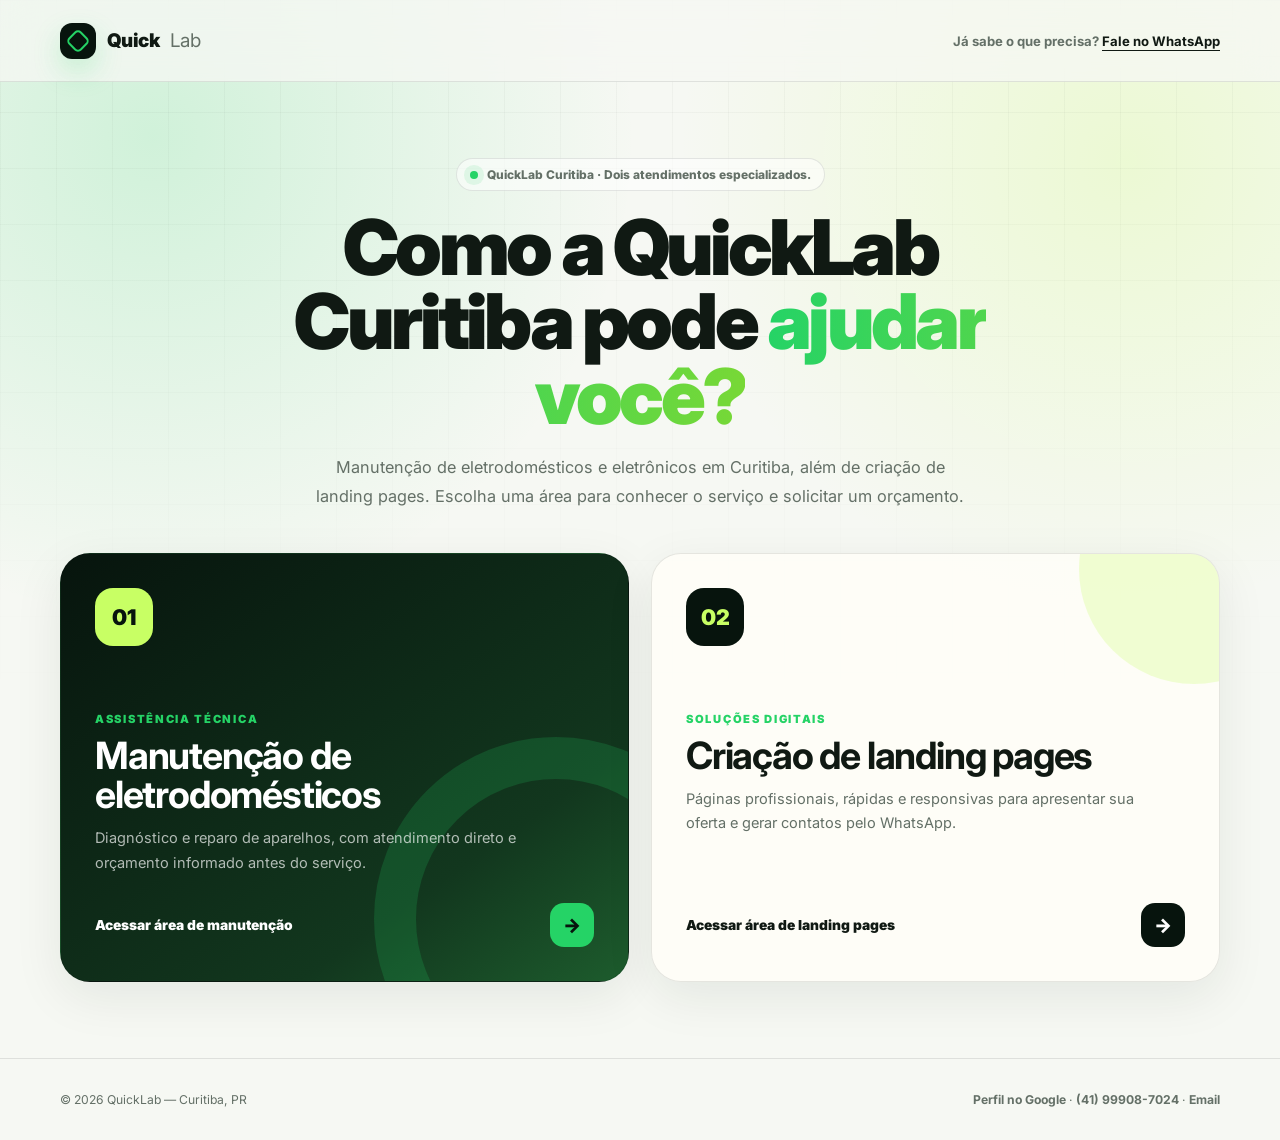
<file: index.html>
<!DOCTYPE html>
<html lang="pt-BR">
<head>
  <meta charset="UTF-8">
  <meta name="viewport" content="width=device-width, initial-scale=1.0">
  <meta name="description" content="QuickLab Curitiba: manutenção de eletrodomésticos e eletrônicos em Curitiba e criação de landing pages profissionais. Solicite atendimento.">
  <meta name="google-site-verification" content="ELlqWGvHz240UH-9APdSdfMcQKS1xtrrp9la1P6wzeg">
  <meta name="theme-color" content="#07140d">
  <title>QuickLab Curitiba | Manutenção de Eletrodomésticos e Landing Pages</title>
  <link rel="canonical" href="https://quicklab-77f90.web.app/">
  <meta property="og:type" content="website"><meta property="og:locale" content="pt_BR"><meta property="og:site_name" content="QuickLab"><meta property="og:title" content="QuickLab Curitiba | Manutenção e Landing Pages"><meta property="og:description" content="Assistência técnica em Curitiba e criação de landing pages profissionais."><meta property="og:url" content="https://quicklab-77f90.web.app/"><meta property="og:image" content="https://quicklab-77f90.web.app/quicklab-capa-google-720x720.png">
  <script type="application/ld+json">
  {
    "@context":"https://schema.org",
    "@graph":[
      {
        "@type":"Organization",
        "@id":"https://quicklab-77f90.web.app/#organization",
        "name":"QuickLab",
        "alternateName":["QuickLab Curitiba","QuickLab Assistência Técnica"],
        "url":"https://quicklab-77f90.web.app/",
        "logo":"https://quicklab-77f90.web.app/quicklab-capa-google-720x720.png",
        "telephone":"+55 41 99908-7024",
        "email":"quicklaboratory777@gmail.com",
        "areaServed":"Curitiba, Paraná",
        "sameAs":[
          "https://www.google.com/maps?cid=403025483358423521",
          "https://www.facebook.com/profile.php?id=61577555251016&locale=pt_BR"
        ]
      },
      {
        "@type":"WebSite",
        "@id":"https://quicklab-77f90.web.app/#website",
        "url":"https://quicklab-77f90.web.app/",
        "name":"QuickLab Curitiba",
        "alternateName":"QuickLab",
        "publisher":{"@id":"https://quicklab-77f90.web.app/#organization"},
        "inLanguage":"pt-BR"
      }
    ]
  }
  </script>
  <link rel="icon" type="image/svg+xml" href="data:image/svg+xml,%3Csvg xmlns='http://www.w3.org/2000/svg' viewBox='0 0 100 100'%3E%3Crect width='100' height='100' rx='20' fill='%23000'/%3E%3Cpath d='M30 30 L50 20 L70 30 L70 60 Q50 80 30 60 Z' fill='none' stroke='%2325d366' stroke-width='5' stroke-linejoin='round'/%3E%3C/svg%3E">
  <link rel="preconnect" href="https://fonts.googleapis.com">
  <link rel="preconnect" href="https://fonts.gstatic.com" crossorigin>
  <link href="https://fonts.googleapis.com/css2?family=Inter:wght@400;500;600;700;800;900&display=swap" rel="stylesheet">
  <style>
    :root{--bg:#f6f8f3;--card:#fffef8;--text:#101913;--muted:#647067;--line:rgba(16,25,19,.1);--green:#25d366;--lime:#c8ff64;--ink:#07140d;--shadow:0 28px 80px rgba(13,37,21,.14)}
    *{box-sizing:border-box;margin:0;padding:0}
    html{scroll-behavior:smooth}
    body{min-height:100vh;font-family:'Inter',sans-serif;background:radial-gradient(circle at 12% 12%,rgba(37,211,102,.18),transparent 32%),radial-gradient(circle at 88% 14%,rgba(200,255,100,.22),transparent 30%),var(--bg);color:var(--text);-webkit-font-smoothing:antialiased}
    body::after{content:'';position:fixed;inset:0;z-index:-1;background-image:linear-gradient(rgba(16,25,19,.035) 1px,transparent 1px),linear-gradient(90deg,rgba(16,25,19,.035) 1px,transparent 1px);background-size:56px 56px;mask-image:linear-gradient(to bottom,#000,transparent 80%)}
    a{color:inherit}.container{width:min(1160px,calc(100% - 40px));margin:auto}
    nav{height:82px;display:flex;align-items:center;border-bottom:1px solid var(--line);background:rgba(246,248,243,.76);backdrop-filter:blur(18px)}
    nav .container{display:flex;align-items:center;justify-content:space-between;gap:24px}
    .logo{display:flex;align-items:center;gap:11px;text-decoration:none;font-size:1.18rem;font-weight:900;letter-spacing:-.6px}
    .logo-mark{width:36px;height:36px;border-radius:12px;background:var(--ink);display:grid;place-items:center;box-shadow:0 12px 28px rgba(37,211,102,.22)}
    .logo-mark::after{content:'';width:14px;height:14px;border:2px solid var(--green);border-radius:5px;transform:rotate(45deg)}
    .logo b{font-weight:400;color:var(--muted)}.direct{font-size:.82rem;font-weight:700;color:var(--muted)}.direct a{color:var(--text);text-underline-offset:4px}
    main{min-height:calc(100vh - 164px);display:grid;align-items:center;padding:76px 0}
    .intro{text-align:center;max-width:820px;margin:0 auto 42px}
    .eyebrow{display:inline-flex;align-items:center;gap:9px;padding:8px 13px;border:1px solid var(--line);border-radius:999px;background:rgba(255,255,255,.54);font-size:.75rem;font-weight:800;color:var(--muted);margin-bottom:20px}
    .eyebrow i{width:8px;height:8px;border-radius:50%;background:var(--green);box-shadow:0 0 0 6px rgba(37,211,102,.11)}
    h1{font-size:clamp(2.55rem,6vw,5.2rem);line-height:.97;letter-spacing:-3.4px;font-weight:900;margin-bottom:19px}
    h1 span{color:transparent;background:linear-gradient(90deg,var(--green),#78d836);-webkit-background-clip:text;background-clip:text}
    .intro p{max-width:650px;margin:auto;color:var(--muted);font-size:1.02rem;line-height:1.75}
    .choices{display:grid;grid-template-columns:1fr 1fr;gap:22px}
    .choice{position:relative;min-height:370px;padding:34px;border:1px solid var(--line);border-radius:30px;background:rgba(255,254,248,.82);box-shadow:0 15px 50px rgba(15,35,21,.08);overflow:hidden;text-decoration:none;display:flex;flex-direction:column;transition:transform .28s,box-shadow .28s,border-color .28s}
    .choice:hover{transform:translateY(-7px);box-shadow:var(--shadow);border-color:rgba(37,211,102,.4)}
    .choice.primary{background:linear-gradient(145deg,var(--ink),#12371e 72%,#1d5c2d);color:#fff}
    .choice.primary::after{content:'';position:absolute;width:280px;height:280px;border-radius:50%;right:-110px;bottom:-120px;border:42px solid rgba(37,211,102,.18)}
    .choice.secondary::after{content:'';position:absolute;width:230px;height:230px;border-radius:50%;right:-90px;top:-100px;background:rgba(200,255,100,.25)}
    .icon{width:58px;height:58px;border-radius:18px;display:grid;place-items:center;background:var(--lime);color:var(--ink);font-weight:900;font-size:1.35rem;margin-bottom:66px;position:relative;z-index:1}
    .secondary .icon{background:var(--ink);color:var(--lime)}
    .label{font-size:.7rem;font-weight:900;letter-spacing:1.7px;text-transform:uppercase;color:var(--green);margin-bottom:10px;position:relative;z-index:1}
    .choice h2{font-size:clamp(1.65rem,3vw,2.35rem);letter-spacing:-1.2px;line-height:1.05;margin-bottom:12px;position:relative;z-index:1}
    .choice p{max-width:480px;color:var(--muted);font-size:.91rem;line-height:1.65;position:relative;z-index:1}.primary p{color:rgba(255,255,255,.68)}
    .action{display:flex;align-items:center;justify-content:space-between;gap:16px;margin-top:auto;padding-top:28px;font-size:.86rem;font-weight:900;position:relative;z-index:1}
    .arrow{width:44px;height:44px;border-radius:14px;display:grid;place-items:center;background:var(--green);color:var(--ink);font-size:1.2rem;transition:transform .25s}.choice:hover .arrow{transform:translateX(4px)}.secondary .arrow{background:var(--ink);color:#fff}
    footer{min-height:82px;display:flex;align-items:center;border-top:1px solid var(--line);color:var(--muted);font-size:.76rem}footer .container{display:flex;justify-content:space-between;gap:20px;flex-wrap:wrap}footer a{text-decoration:none;font-weight:700}
    @media(max-width:760px){nav{height:72px}.direct{display:none}main{padding:52px 0}.container{width:min(100% - 32px,1160px)}h1{letter-spacing:-2px}.intro{margin-bottom:30px}.choices{grid-template-columns:1fr}.choice{min-height:320px;padding:27px}.icon{margin-bottom:42px}footer{padding:24px 0}}
    @media(prefers-reduced-motion:reduce){*{scroll-behavior:auto!important;transition:none!important}}
  </style>
</head>
<body>
  <nav><div class="container"><a href="index.html" class="logo" aria-label="QuickLab"><span class="logo-mark"></span>Quick<b>Lab</b></a><div class="direct">Já sabe o que precisa? <a href="https://wa.me/5541999087024?text=Oi%2C%20vim%20pelo%20site%20da%20QuickLab" target="_blank" rel="noopener">Fale no WhatsApp</a></div></div></nav>
  <main>
    <div class="container">
      <div class="intro"><div class="eyebrow"><i></i> QuickLab Curitiba · Dois atendimentos especializados.</div><h1>Como a QuickLab Curitiba pode <span>ajudar você?</span></h1><p>Manutenção de eletrodomésticos e eletrônicos em Curitiba, além de criação de landing pages. Escolha uma área para conhecer o serviço e solicitar um orçamento.</p></div>
      <div class="choices">
        <a href="manutencao.html" class="choice primary"><div class="icon" aria-hidden="true">01</div><div class="label">Assistência técnica</div><h2>Manutenção de eletrodomésticos</h2><p>Diagnóstico e reparo de aparelhos, com atendimento direto e orçamento informado antes do serviço.</p><div class="action"><span>Acessar área de manutenção</span><span class="arrow">→</span></div></a>
        <a href="landing-pages.html" class="choice secondary"><div class="icon" aria-hidden="true">02</div><div class="label">Soluções digitais</div><h2>Criação de landing pages</h2><p>Páginas profissionais, rápidas e responsivas para apresentar sua oferta e gerar contatos pelo WhatsApp.</p><div class="action"><span>Acessar área de landing pages</span><span class="arrow">→</span></div></a>
      </div>
    </div>
  </main>
  <footer><div class="container"><span>&copy; 2026 QuickLab — Curitiba, PR</span><span><a href="https://www.google.com/maps?cid=403025483358423521" target="_blank" rel="noopener">Perfil no Google</a> · <a href="tel:+5541999087024">(41) 99908-7024</a> · <a href="mailto:quicklaboratory777@gmail.com">Email</a></span></div></footer>
</body>
</html>
</file>
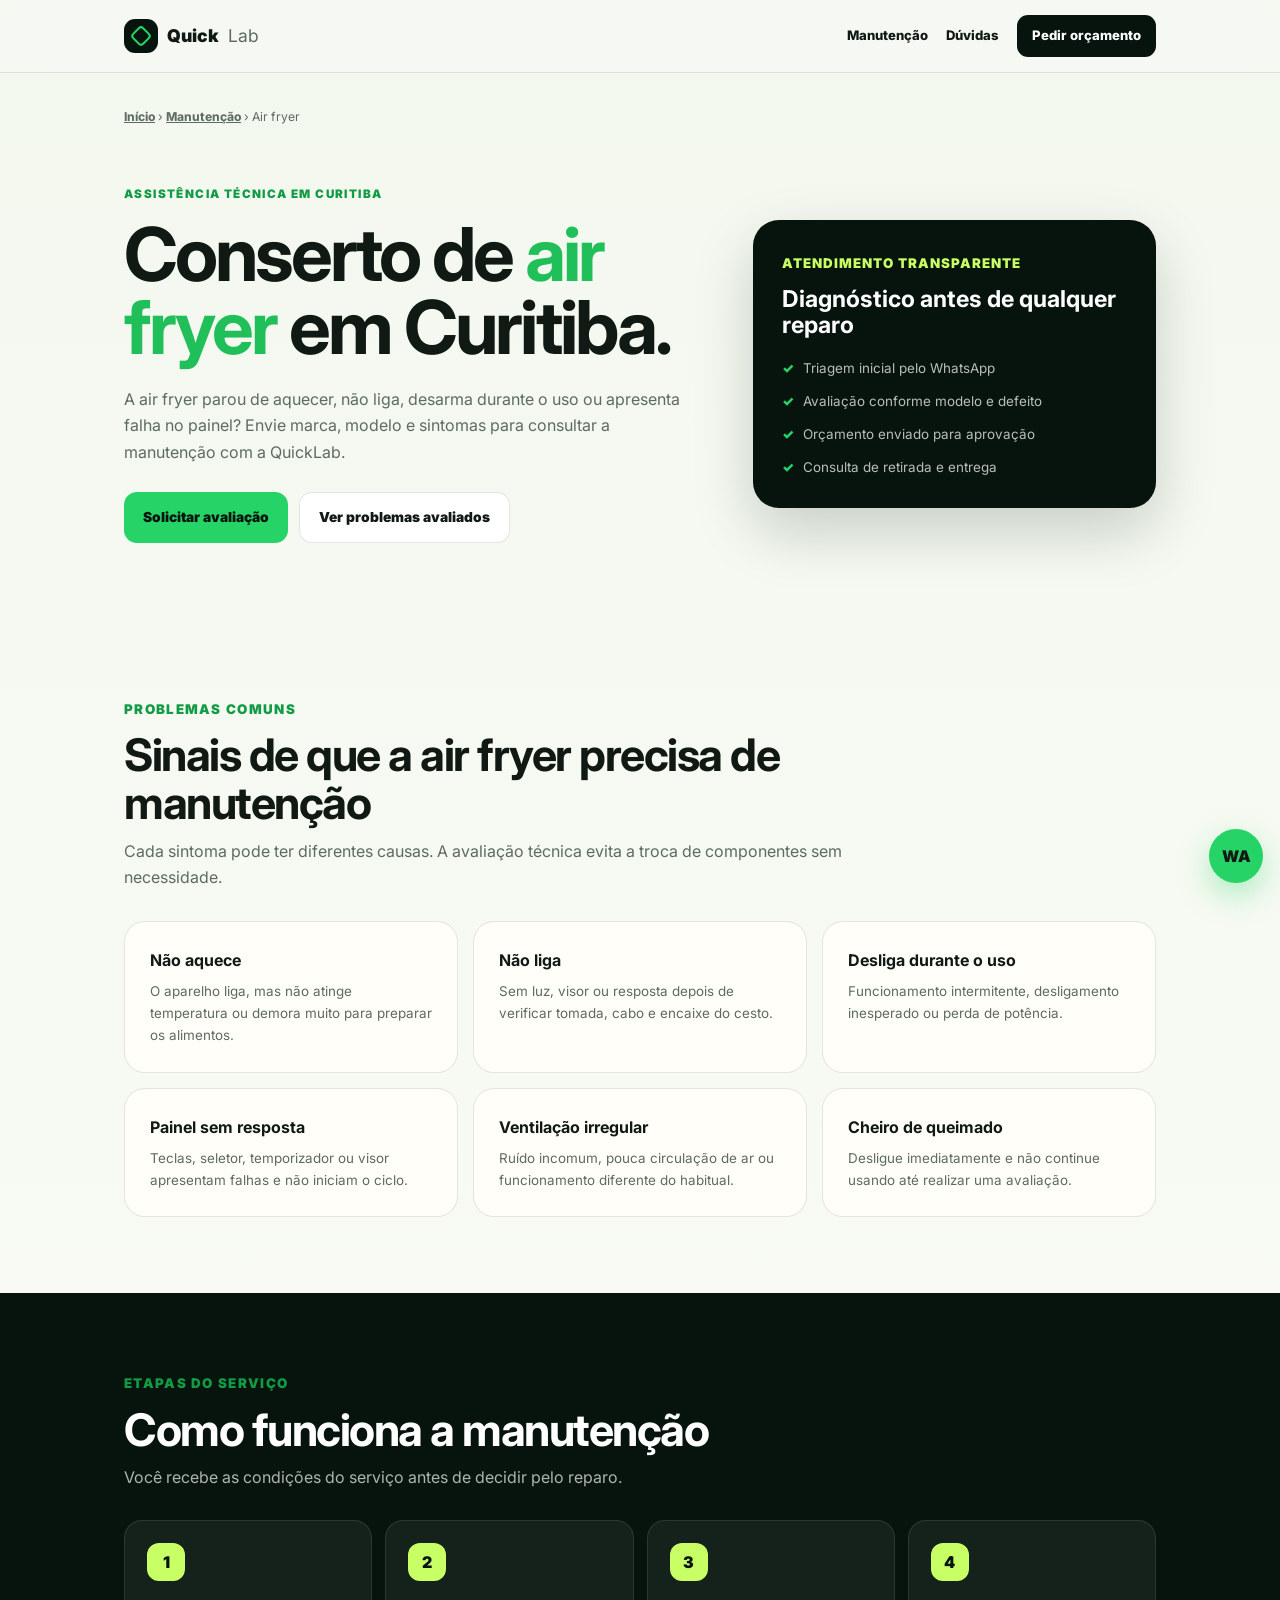
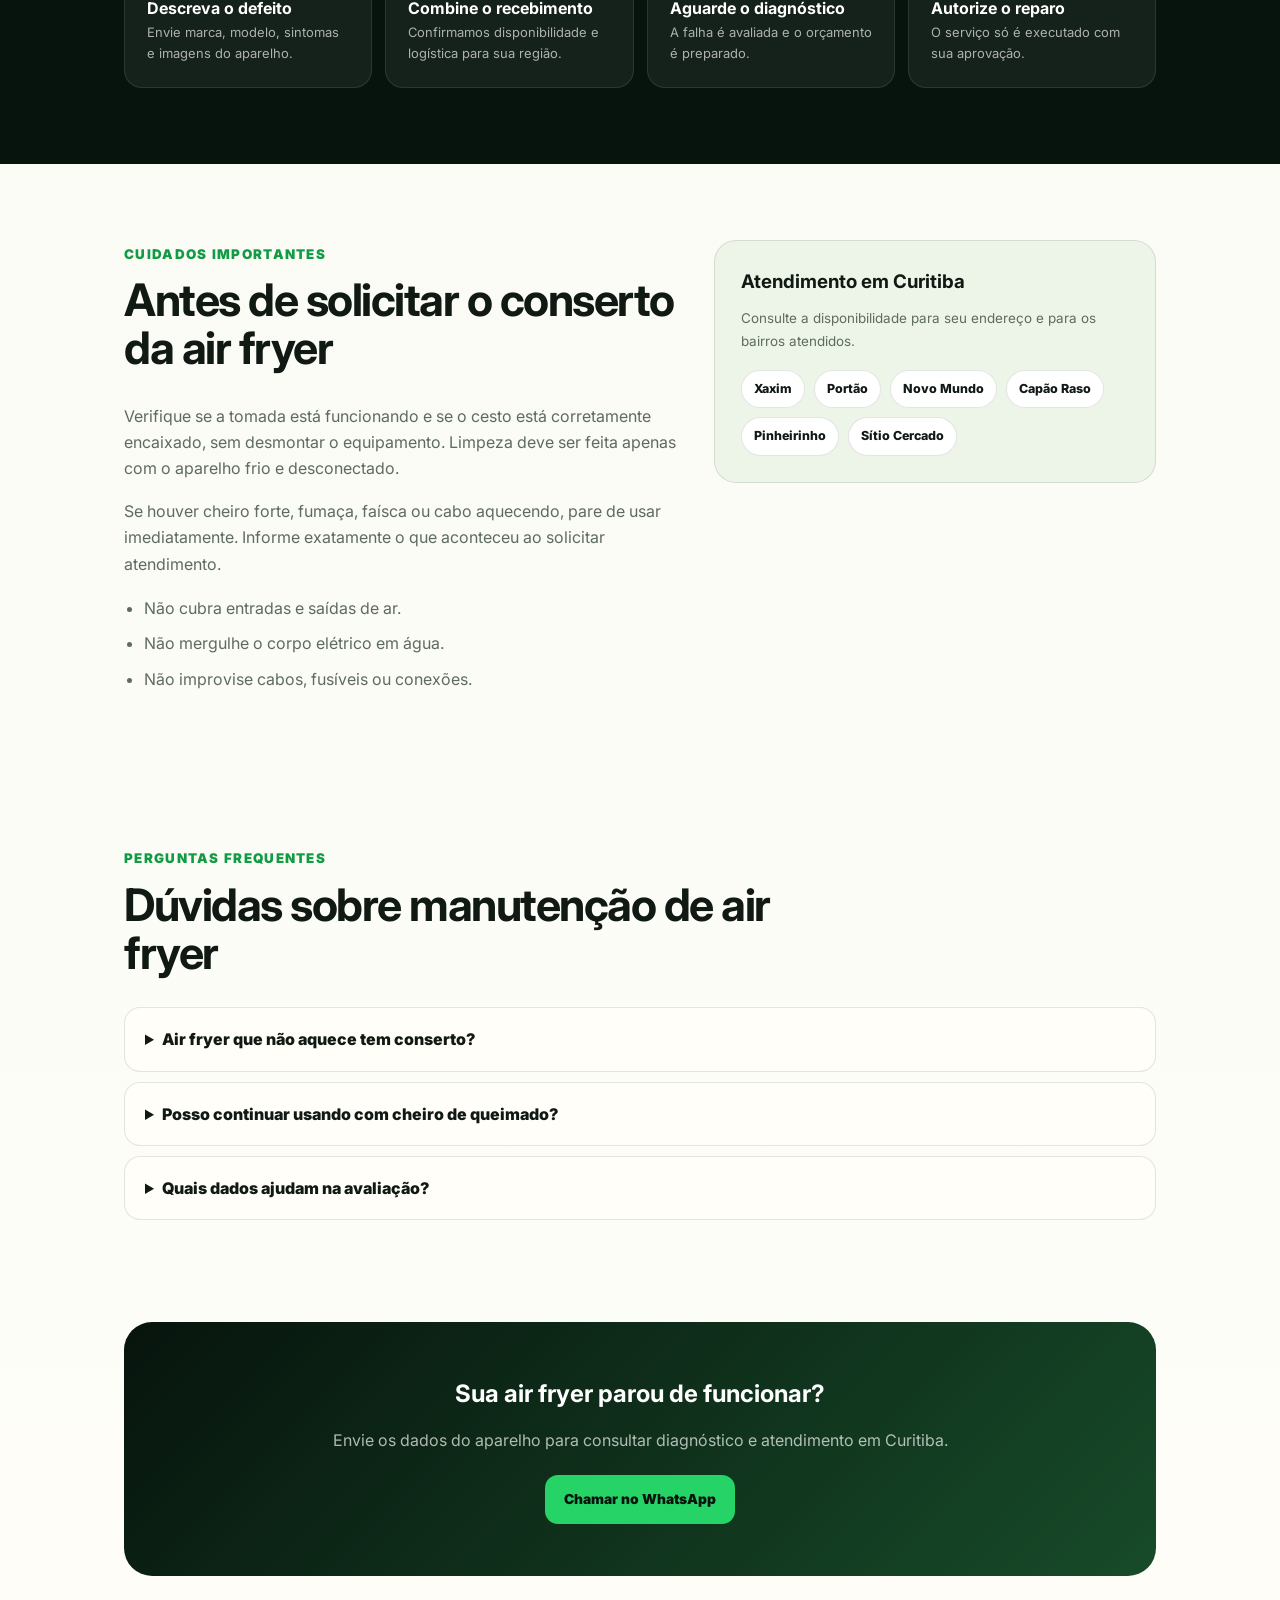
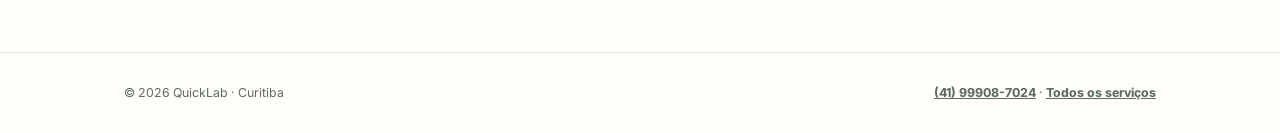
<file: conserto-air-fryer-curitiba.html>
<!doctype html><html lang="pt-BR"><head><meta charset="utf-8"><meta name="viewport" content="width=device-width,initial-scale=1"><title>Conserto de Air Fryer em Curitiba | QuickLab</title><meta name="description" content="Conserto e manutenção de air fryer em Curitiba. Avaliação de aparelho que não aquece, não liga, desarma ou apresenta falha no painel e controle de temperatura."><link rel="canonical" href="https://quicklab-77f90.web.app/conserto-air-fryer-curitiba.html"><meta property="og:title" content="Conserto de Air Fryer em Curitiba | QuickLab"><meta property="og:description" content="Diagnóstico e manutenção de air fryer em Curitiba com orçamento antes do reparo."><meta property="og:url" content="https://quicklab-77f90.web.app/conserto-air-fryer-curitiba.html"><meta property="og:type" content="website"><meta property="og:image" content="https://quicklab-77f90.web.app/quicklab-capa-google-720x720.png"><meta name="theme-color" content="#07140d"><link rel="preconnect" href="https://fonts.googleapis.com"><link rel="preconnect" href="https://fonts.gstatic.com" crossorigin><link href="https://fonts.googleapis.com/css2?family=Inter:wght@400;700;800;900&display=swap" rel="stylesheet"><link rel="stylesheet" href="servico-local.css"><script type="application/ld+json">{"@context":"https://schema.org","@graph":[{"@type":"Service","name":"Conserto de air fryer em Curitiba","serviceType":"Manutenção e conserto de air fryer","provider":{"@type":"LocalBusiness","name":"QuickLab","telephone":"+55 41 99908-7024","url":"https://quicklab-77f90.web.app/manutencao.html"},"areaServed":{"@type":"City","name":"Curitiba"},"url":"https://quicklab-77f90.web.app/conserto-air-fryer-curitiba.html"},{"@type":"BreadcrumbList","itemListElement":[{"@type":"ListItem","position":1,"name":"QuickLab","item":"https://quicklab-77f90.web.app/"},{"@type":"ListItem","position":2,"name":"Manutenção","item":"https://quicklab-77f90.web.app/manutencao.html"},{"@type":"ListItem","position":3,"name":"Conserto de air fryer em Curitiba"}]},{"@type":"FAQPage","mainEntity":[{"@type":"Question","name":"Air fryer que não aquece tem conserto?","acceptedAnswer":{"@type":"Answer","text":"O diagnóstico identifica a causa e a disponibilidade de peças. A QuickLab informa o orçamento antes de realizar o reparo."}},{"@type":"Question","name":"Posso continuar usando a air fryer com cheiro de queimado?","acceptedAnswer":{"@type":"Answer","text":"Não. Desligue da tomada e solicite uma avaliação para evitar agravamento do defeito e riscos elétricos."}}]}]}</script></head><body><nav><div class="container"><a class="logo" href="index.html"><span class="mark"></span>Quick <b>Lab</b></a><div class="navlinks"><a href="manutencao.html">Manutenção</a><a href="#duvidas">Dúvidas</a><a class="cta" href="https://wa.me/5541999087024?text=Oi%2C%20preciso%20de%20conserto%20de%20air%20fryer%20em%20Curitiba" target="_blank" rel="noopener">Pedir orçamento</a></div></div></nav><main><div class="container breadcrumbs"><a href="index.html">Início</a> › <a href="manutencao.html">Manutenção</a> › Air fryer</div><header class="hero"><div class="container hero-grid"><div><div class="eyebrow">Assistência técnica em Curitiba</div><h1>Conserto de <span>air fryer</span> em Curitiba.</h1><p>A air fryer parou de aquecer, não liga, desarma durante o uso ou apresenta falha no painel? Envie marca, modelo e sintomas para consultar a manutenção com a QuickLab.</p><div class="actions"><a class="btn primary" href="https://wa.me/5541999087024?text=Oi%2C%20minha%20air%20fryer%20precisa%20de%20manutencao.%20Marca%20e%20modelo%3A%20" target="_blank" rel="noopener">Solicitar avaliação</a><a class="btn secondary" href="#problemas">Ver problemas avaliados</a></div></div><aside class="quick-card"><small>Atendimento transparente</small><h2>Diagnóstico antes de qualquer reparo</h2><ul><li>Triagem inicial pelo WhatsApp</li><li>Avaliação conforme modelo e defeito</li><li>Orçamento enviado para aprovação</li><li>Consulta de retirada e entrega</li></ul></aside></div></header><section id="problemas"><div class="container"><div class="section-head"><small>Problemas comuns</small><h2>Sinais de que a air fryer precisa de manutenção</h2><p>Cada sintoma pode ter diferentes causas. A avaliação técnica evita a troca de componentes sem necessidade.</p></div><div class="grid3"><div class="card"><b>Não aquece</b><p>O aparelho liga, mas não atinge temperatura ou demora muito para preparar os alimentos.</p></div><div class="card"><b>Não liga</b><p>Sem luz, visor ou resposta depois de verificar tomada, cabo e encaixe do cesto.</p></div><div class="card"><b>Desliga durante o uso</b><p>Funcionamento intermitente, desligamento inesperado ou perda de potência.</p></div><div class="card"><b>Painel sem resposta</b><p>Teclas, seletor, temporizador ou visor apresentam falhas e não iniciam o ciclo.</p></div><div class="card"><b>Ventilação irregular</b><p>Ruído incomum, pouca circulação de ar ou funcionamento diferente do habitual.</p></div><div class="card"><b>Cheiro de queimado</b><p>Desligue imediatamente e não continue usando até realizar uma avaliação.</p></div></div></div></section><section class="dark"><div class="container"><div class="section-head"><small>Etapas do serviço</small><h2>Como funciona a manutenção</h2><p>Você recebe as condições do serviço antes de decidir pelo reparo.</p></div><div class="steps"><div class="step"><i>1</i><b>Descreva o defeito</b><p>Envie marca, modelo, sintomas e imagens do aparelho.</p></div><div class="step"><i>2</i><b>Combine o recebimento</b><p>Confirmamos disponibilidade e logística para sua região.</p></div><div class="step"><i>3</i><b>Aguarde o diagnóstico</b><p>A falha é avaliada e o orçamento é preparado.</p></div><div class="step"><i>4</i><b>Autorize o reparo</b><p>O serviço só é executado com sua aprovação.</p></div></div></div></section><section><div class="container content"><div><div class="section-head"><small>Cuidados importantes</small><h2>Antes de solicitar o conserto da air fryer</h2></div><p>Verifique se a tomada está funcionando e se o cesto está corretamente encaixado, sem desmontar o equipamento. Limpeza deve ser feita apenas com o aparelho frio e desconectado.</p><p>Se houver cheiro forte, fumaça, faísca ou cabo aquecendo, pare de usar imediatamente. Informe exatamente o que aconteceu ao solicitar atendimento.</p><ul><li>Não cubra entradas e saídas de ar.</li><li>Não mergulhe o corpo elétrico em água.</li><li>Não improvise cabos, fusíveis ou conexões.</li></ul></div><aside class="aside"><h3>Atendimento em Curitiba</h3><p>Consulte a disponibilidade para seu endereço e para os bairros atendidos.</p><div class="areas"><span>Xaxim</span><span>Portão</span><span>Novo Mundo</span><span>Capão Raso</span><span>Pinheirinho</span><span>Sítio Cercado</span></div></aside></div></section><section id="duvidas"><div class="container"><div class="section-head"><small>Perguntas frequentes</small><h2>Dúvidas sobre manutenção de air fryer</h2></div><div class="faq"><details><summary>Air fryer que não aquece tem conserto?</summary><p>É preciso identificar a causa, avaliar o estado do aparelho e conferir a disponibilidade de componentes. O orçamento é informado antes do serviço.</p></details><details><summary>Posso continuar usando com cheiro de queimado?</summary><p>Não. Desligue da tomada e solicite avaliação para evitar agravamento do defeito e riscos elétricos.</p></details><details><summary>Quais dados ajudam na avaliação?</summary><p>Marca, modelo, sintomas, quando o problema começou e fotos do painel ou da etiqueta do aparelho.</p></details></div></div></section><section class="final"><div class="container"><div class="final-box"><h2>Sua air fryer parou de funcionar?</h2><p>Envie os dados do aparelho para consultar diagnóstico e atendimento em Curitiba.</p><a class="btn primary" href="https://wa.me/5541999087024?text=Oi%2C%20preciso%20de%20conserto%20de%20air%20fryer%20em%20Curitiba" target="_blank" rel="noopener">Chamar no WhatsApp</a></div></div></section></main><footer><div class="container"><span>© 2026 QuickLab · Curitiba</span><span><a href="tel:+5541999087024">(41) 99908-7024</a> · <a href="manutencao.html">Todos os serviços</a></span></div></footer><a class="float" href="https://wa.me/5541999087024?text=Oi%2C%20preciso%20de%20conserto%20de%20air%20fryer" target="_blank" rel="noopener" aria-label="Solicitar conserto de air fryer pelo WhatsApp">WA</a></body></html>
</file>
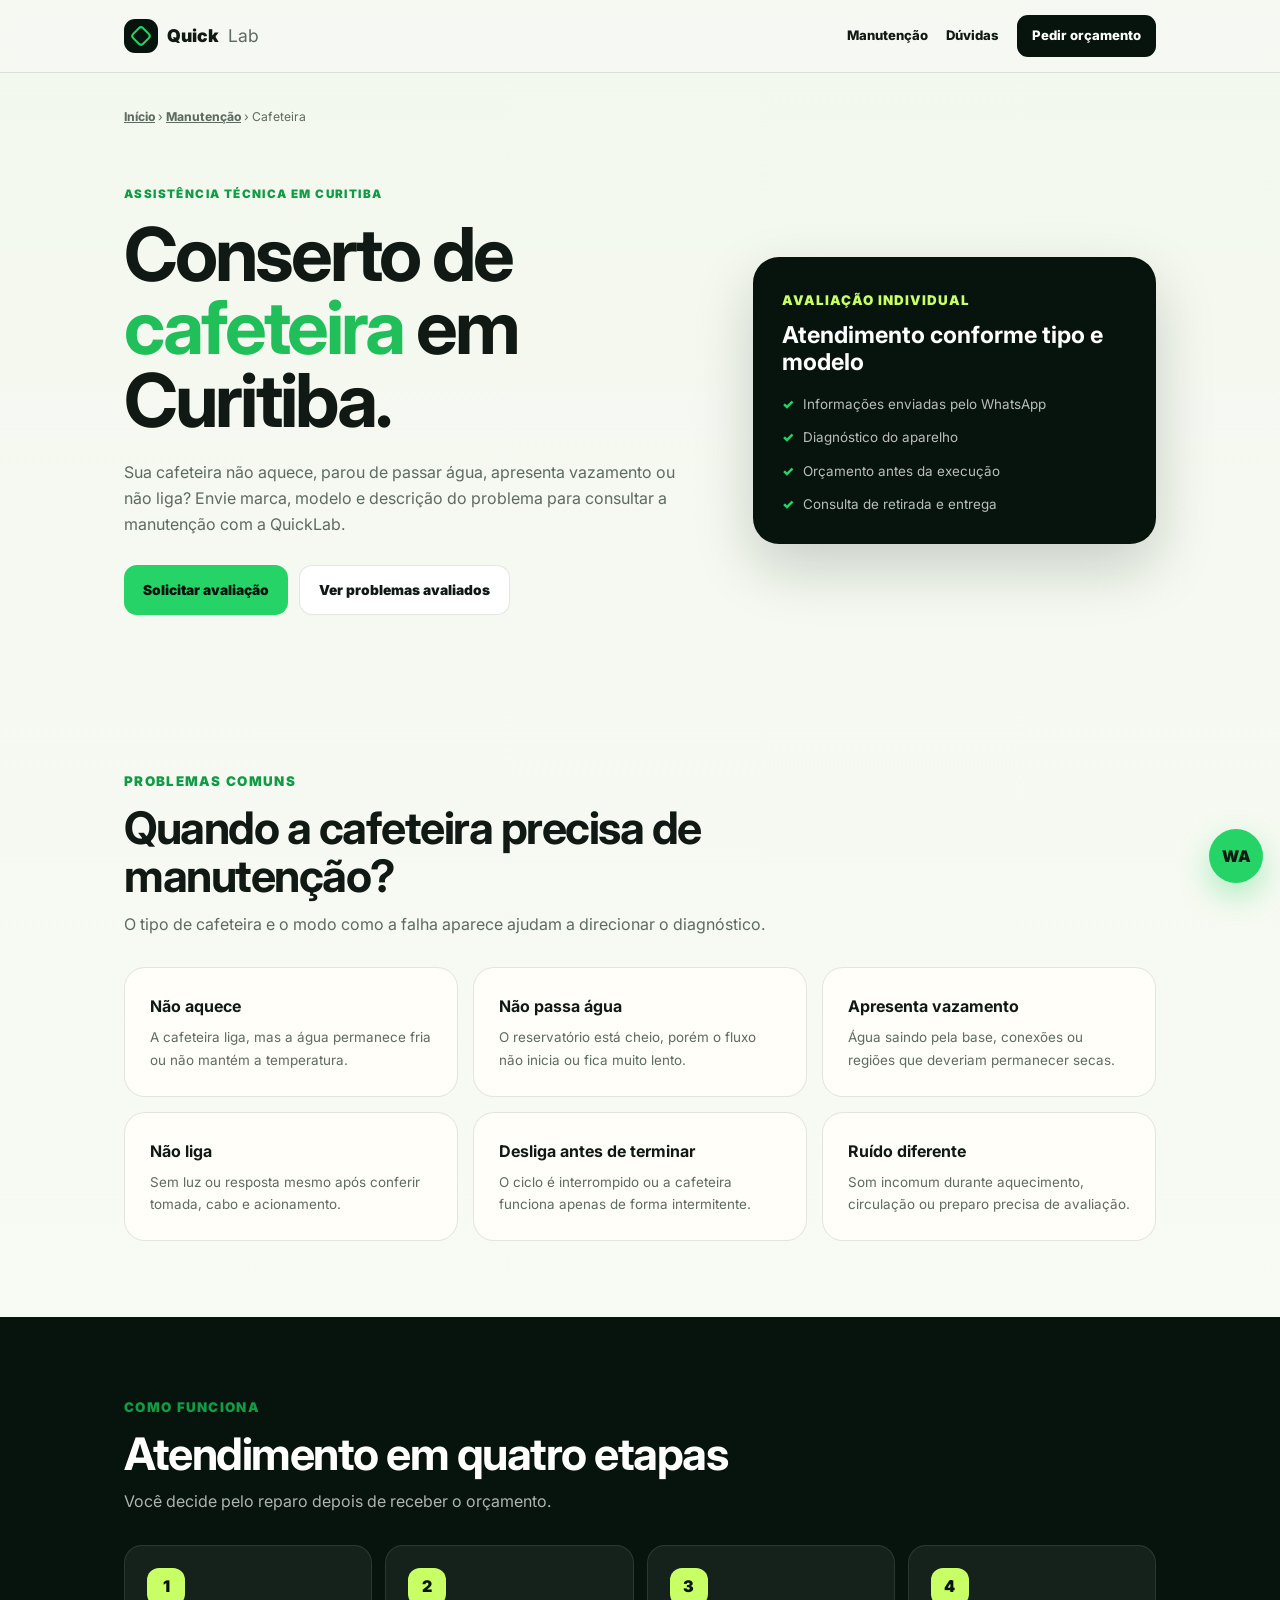
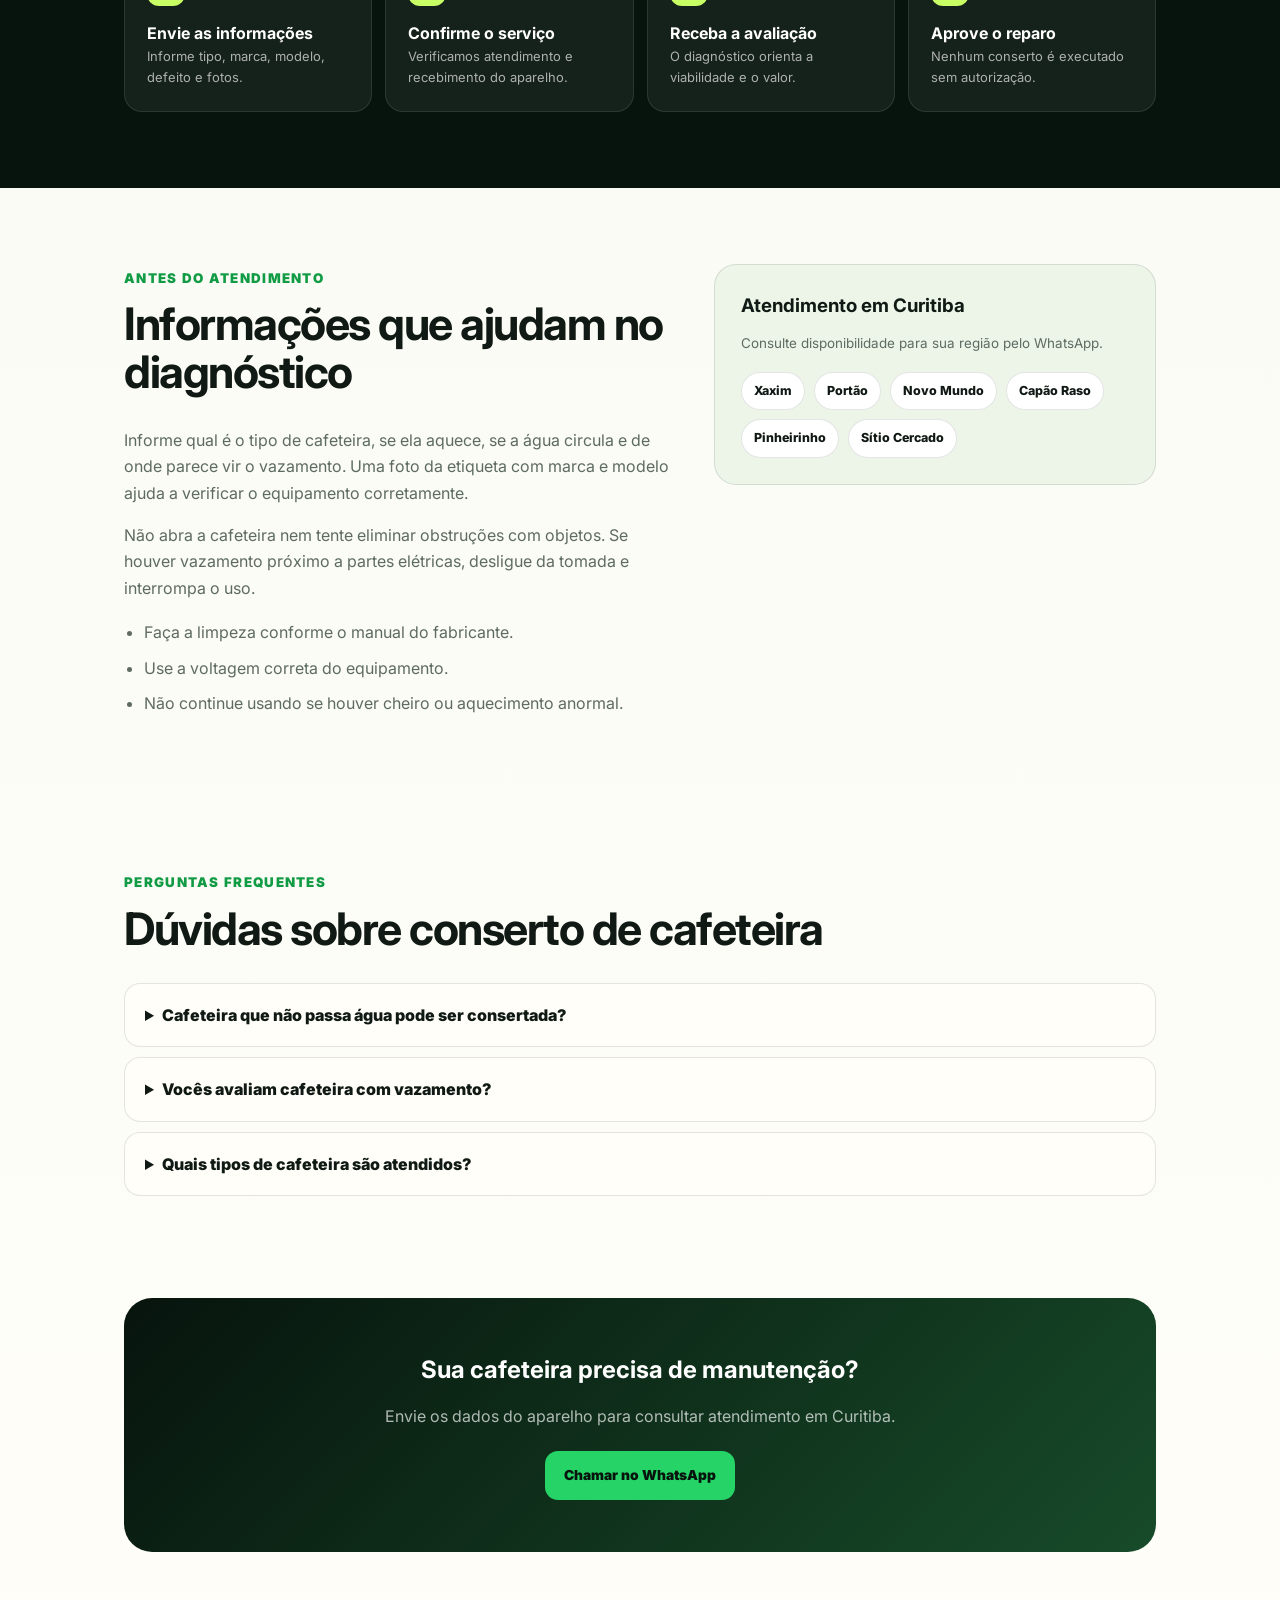
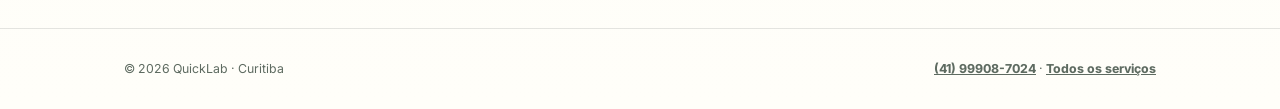
<file: conserto-cafeteira-curitiba.html>
<!doctype html><html lang="pt-BR"><head><meta charset="utf-8"><meta name="viewport" content="width=device-width,initial-scale=1"><title>Conserto de Cafeteira em Curitiba | QuickLab</title><meta name="description" content="Conserto de cafeteira em Curitiba. Avaliação de cafeteira que não aquece, não passa água, vaza, desliga ou apresenta falhas de acionamento."><link rel="canonical" href="https://quicklab-77f90.web.app/conserto-cafeteira-curitiba.html"><meta property="og:title" content="Conserto de Cafeteira em Curitiba | QuickLab"><meta property="og:description" content="Diagnóstico e manutenção de cafeteira em Curitiba com orçamento antes do reparo."><meta property="og:url" content="https://quicklab-77f90.web.app/conserto-cafeteira-curitiba.html"><meta property="og:type" content="website"><meta property="og:image" content="https://quicklab-77f90.web.app/quicklab-capa-google-720x720.png"><meta name="theme-color" content="#07140d"><link rel="preconnect" href="https://fonts.googleapis.com"><link rel="preconnect" href="https://fonts.gstatic.com" crossorigin><link href="https://fonts.googleapis.com/css2?family=Inter:wght@400;700;800;900&display=swap" rel="stylesheet"><link rel="stylesheet" href="servico-local.css"><script type="application/ld+json">{"@context":"https://schema.org","@graph":[{"@type":"Service","name":"Conserto de cafeteira em Curitiba","serviceType":"Manutenção e conserto de cafeteira","provider":{"@type":"LocalBusiness","name":"QuickLab","telephone":"+55 41 99908-7024","url":"https://quicklab-77f90.web.app/manutencao.html"},"areaServed":{"@type":"City","name":"Curitiba"},"url":"https://quicklab-77f90.web.app/conserto-cafeteira-curitiba.html"},{"@type":"BreadcrumbList","itemListElement":[{"@type":"ListItem","position":1,"name":"QuickLab","item":"https://quicklab-77f90.web.app/"},{"@type":"ListItem","position":2,"name":"Manutenção","item":"https://quicklab-77f90.web.app/manutencao.html"},{"@type":"ListItem","position":3,"name":"Conserto de cafeteira em Curitiba"}]},{"@type":"FAQPage","mainEntity":[{"@type":"Question","name":"Cafeteira que não passa água pode ser consertada?","acceptedAnswer":{"@type":"Answer","text":"A causa pode estar na circulação, aquecimento ou alimentação do aparelho. O diagnóstico indica a viabilidade e o orçamento do reparo."}},{"@type":"Question","name":"A QuickLab avalia cafeteira com vazamento?","acceptedAnswer":{"@type":"Answer","text":"Sim, conforme marca, modelo, origem do vazamento e disponibilidade de componentes."}}]}]}</script></head><body><nav><div class="container"><a class="logo" href="index.html"><span class="mark"></span>Quick <b>Lab</b></a><div class="navlinks"><a href="manutencao.html">Manutenção</a><a href="#duvidas">Dúvidas</a><a class="cta" href="https://wa.me/5541999087024?text=Oi%2C%20preciso%20de%20conserto%20de%20cafeteira%20em%20Curitiba" target="_blank" rel="noopener">Pedir orçamento</a></div></div></nav><main><div class="container breadcrumbs"><a href="index.html">Início</a> › <a href="manutencao.html">Manutenção</a> › Cafeteira</div><header class="hero"><div class="container hero-grid"><div><div class="eyebrow">Assistência técnica em Curitiba</div><h1>Conserto de <span>cafeteira</span> em Curitiba.</h1><p>Sua cafeteira não aquece, parou de passar água, apresenta vazamento ou não liga? Envie marca, modelo e descrição do problema para consultar a manutenção com a QuickLab.</p><div class="actions"><a class="btn primary" href="https://wa.me/5541999087024?text=Oi%2C%20minha%20cafeteira%20precisa%20de%20manutencao.%20Marca%20e%20modelo%3A%20" target="_blank" rel="noopener">Solicitar avaliação</a><a class="btn secondary" href="#problemas">Ver problemas avaliados</a></div></div><aside class="quick-card"><small>Avaliação individual</small><h2>Atendimento conforme tipo e modelo</h2><ul><li>Informações enviadas pelo WhatsApp</li><li>Diagnóstico do aparelho</li><li>Orçamento antes da execução</li><li>Consulta de retirada e entrega</li></ul></aside></div></header><section id="problemas"><div class="container"><div class="section-head"><small>Problemas comuns</small><h2>Quando a cafeteira precisa de manutenção?</h2><p>O tipo de cafeteira e o modo como a falha aparece ajudam a direcionar o diagnóstico.</p></div><div class="grid3"><div class="card"><b>Não aquece</b><p>A cafeteira liga, mas a água permanece fria ou não mantém a temperatura.</p></div><div class="card"><b>Não passa água</b><p>O reservatório está cheio, porém o fluxo não inicia ou fica muito lento.</p></div><div class="card"><b>Apresenta vazamento</b><p>Água saindo pela base, conexões ou regiões que deveriam permanecer secas.</p></div><div class="card"><b>Não liga</b><p>Sem luz ou resposta mesmo após conferir tomada, cabo e acionamento.</p></div><div class="card"><b>Desliga antes de terminar</b><p>O ciclo é interrompido ou a cafeteira funciona apenas de forma intermitente.</p></div><div class="card"><b>Ruído diferente</b><p>Som incomum durante aquecimento, circulação ou preparo precisa de avaliação.</p></div></div></div></section><section class="dark"><div class="container"><div class="section-head"><small>Como funciona</small><h2>Atendimento em quatro etapas</h2><p>Você decide pelo reparo depois de receber o orçamento.</p></div><div class="steps"><div class="step"><i>1</i><b>Envie as informações</b><p>Informe tipo, marca, modelo, defeito e fotos.</p></div><div class="step"><i>2</i><b>Confirme o serviço</b><p>Verificamos atendimento e recebimento do aparelho.</p></div><div class="step"><i>3</i><b>Receba a avaliação</b><p>O diagnóstico orienta a viabilidade e o valor.</p></div><div class="step"><i>4</i><b>Aprove o reparo</b><p>Nenhum conserto é executado sem autorização.</p></div></div></div></section><section><div class="container content"><div><div class="section-head"><small>Antes do atendimento</small><h2>Informações que ajudam no diagnóstico</h2></div><p>Informe qual é o tipo de cafeteira, se ela aquece, se a água circula e de onde parece vir o vazamento. Uma foto da etiqueta com marca e modelo ajuda a verificar o equipamento corretamente.</p><p>Não abra a cafeteira nem tente eliminar obstruções com objetos. Se houver vazamento próximo a partes elétricas, desligue da tomada e interrompa o uso.</p><ul><li>Faça a limpeza conforme o manual do fabricante.</li><li>Use a voltagem correta do equipamento.</li><li>Não continue usando se houver cheiro ou aquecimento anormal.</li></ul></div><aside class="aside"><h3>Atendimento em Curitiba</h3><p>Consulte disponibilidade para sua região pelo WhatsApp.</p><div class="areas"><span>Xaxim</span><span>Portão</span><span>Novo Mundo</span><span>Capão Raso</span><span>Pinheirinho</span><span>Sítio Cercado</span></div></aside></div></section><section id="duvidas"><div class="container"><div class="section-head"><small>Perguntas frequentes</small><h2>Dúvidas sobre conserto de cafeteira</h2></div><div class="faq"><details><summary>Cafeteira que não passa água pode ser consertada?</summary><p>A causa pode estar na circulação, aquecimento ou alimentação. O diagnóstico indica viabilidade e orçamento.</p></details><details><summary>Vocês avaliam cafeteira com vazamento?</summary><p>Sim, conforme marca, modelo, origem do vazamento e disponibilidade de componentes.</p></details><details><summary>Quais tipos de cafeteira são atendidos?</summary><p>Envie uma foto, marca e modelo para confirmar se há atendimento disponível para o seu equipamento.</p></details></div></div></section><section class="final"><div class="container"><div class="final-box"><h2>Sua cafeteira precisa de manutenção?</h2><p>Envie os dados do aparelho para consultar atendimento em Curitiba.</p><a class="btn primary" href="https://wa.me/5541999087024?text=Oi%2C%20preciso%20de%20conserto%20de%20cafeteira%20em%20Curitiba" target="_blank" rel="noopener">Chamar no WhatsApp</a></div></div></section></main><footer><div class="container"><span>© 2026 QuickLab · Curitiba</span><span><a href="tel:+5541999087024">(41) 99908-7024</a> · <a href="manutencao.html">Todos os serviços</a></span></div></footer><a class="float" href="https://wa.me/5541999087024?text=Oi%2C%20preciso%20de%20conserto%20de%20cafeteira" target="_blank" rel="noopener" aria-label="Solicitar conserto de cafeteira pelo WhatsApp">WA</a></body></html>
</file>
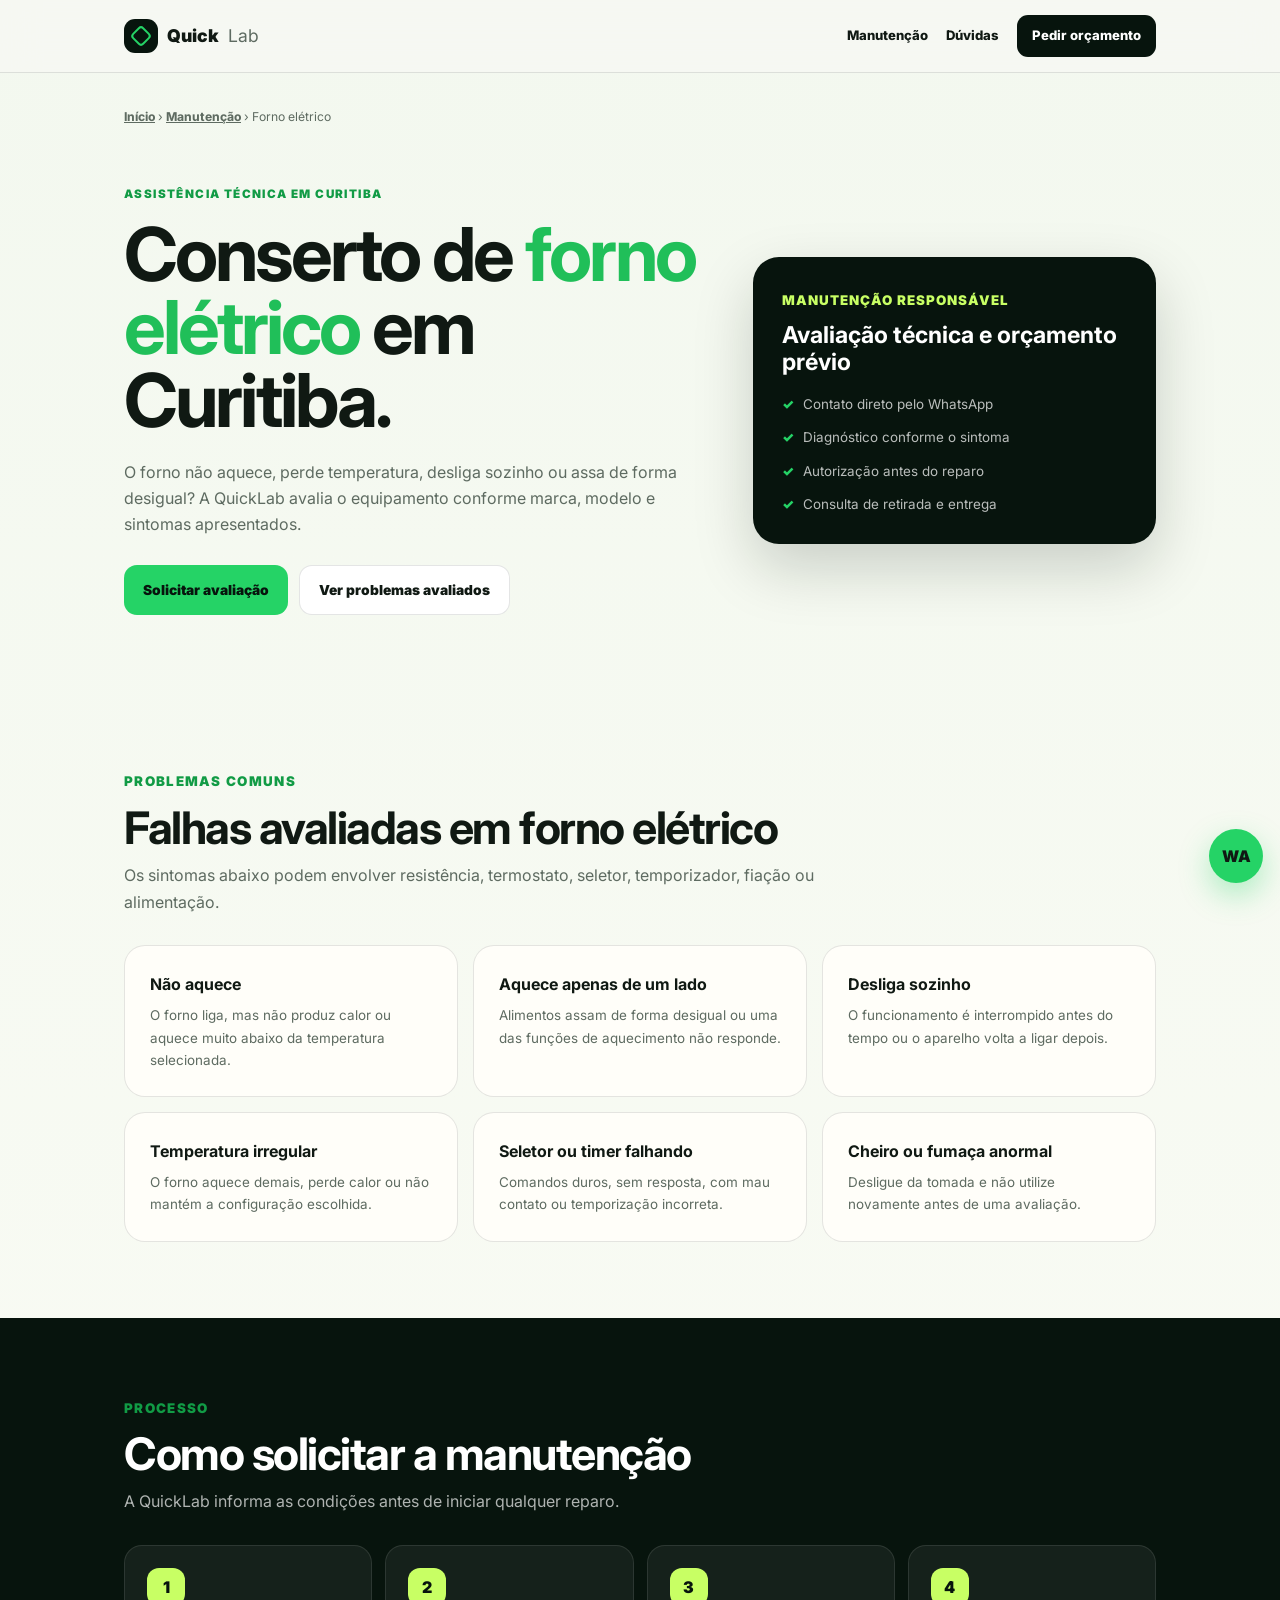
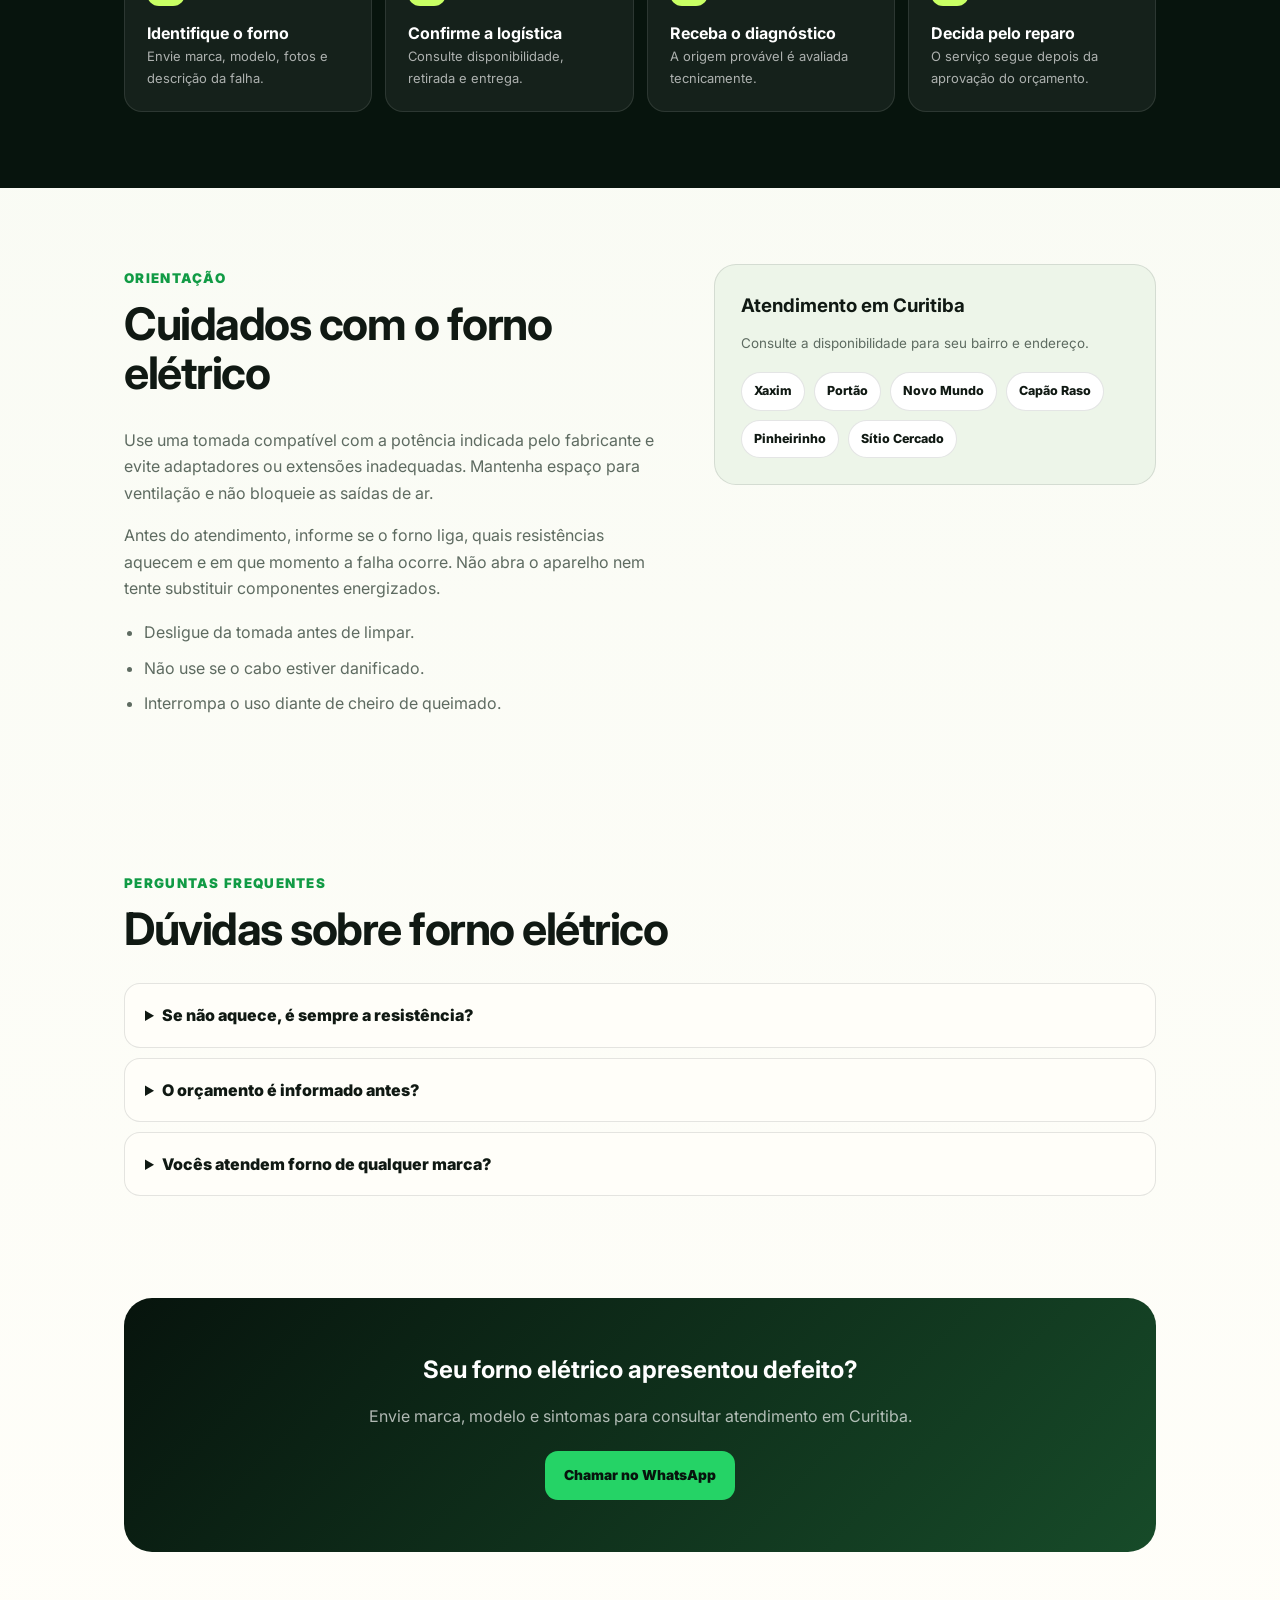
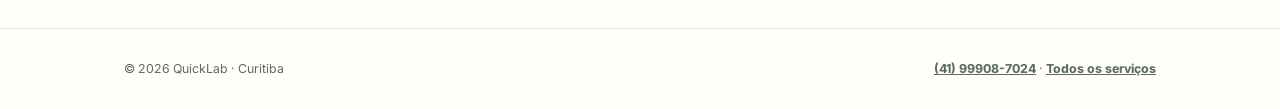
<file: conserto-forno-eletrico-curitiba.html>
<!doctype html><html lang="pt-BR"><head><meta charset="utf-8"><meta name="viewport" content="width=device-width,initial-scale=1"><title>Conserto de Forno Elétrico em Curitiba | QuickLab</title><meta name="description" content="Conserto de forno elétrico em Curitiba. Diagnóstico de forno que não aquece, desliga, perde temperatura ou apresenta falha em resistência, seletor e temporizador."><link rel="canonical" href="https://quicklab-77f90.web.app/conserto-forno-eletrico-curitiba.html"><meta property="og:title" content="Conserto de Forno Elétrico em Curitiba | QuickLab"><meta property="og:description" content="Manutenção de forno elétrico em Curitiba com diagnóstico e orçamento antes do reparo."><meta property="og:url" content="https://quicklab-77f90.web.app/conserto-forno-eletrico-curitiba.html"><meta property="og:type" content="website"><meta property="og:image" content="https://quicklab-77f90.web.app/quicklab-capa-google-720x720.png"><meta name="theme-color" content="#07140d"><link rel="preconnect" href="https://fonts.googleapis.com"><link rel="preconnect" href="https://fonts.gstatic.com" crossorigin><link href="https://fonts.googleapis.com/css2?family=Inter:wght@400;700;800;900&display=swap" rel="stylesheet"><link rel="stylesheet" href="servico-local.css"><script type="application/ld+json">{"@context":"https://schema.org","@graph":[{"@type":"Service","name":"Conserto de forno elétrico em Curitiba","serviceType":"Manutenção e conserto de forno elétrico","provider":{"@type":"LocalBusiness","name":"QuickLab","telephone":"+55 41 99908-7024","url":"https://quicklab-77f90.web.app/manutencao.html"},"areaServed":{"@type":"City","name":"Curitiba"},"url":"https://quicklab-77f90.web.app/conserto-forno-eletrico-curitiba.html"},{"@type":"BreadcrumbList","itemListElement":[{"@type":"ListItem","position":1,"name":"QuickLab","item":"https://quicklab-77f90.web.app/"},{"@type":"ListItem","position":2,"name":"Manutenção","item":"https://quicklab-77f90.web.app/manutencao.html"},{"@type":"ListItem","position":3,"name":"Conserto de forno elétrico em Curitiba"}]},{"@type":"FAQPage","mainEntity":[{"@type":"Question","name":"Forno elétrico que não aquece precisa trocar a resistência?","acceptedAnswer":{"@type":"Answer","text":"Nem sempre. Termostato, seletor, alimentação e outros componentes também podem causar o sintoma. O diagnóstico confirma a origem da falha."}},{"@type":"Question","name":"A QuickLab informa o valor antes do conserto?","acceptedAnswer":{"@type":"Answer","text":"Sim. As condições do serviço são apresentadas para aprovação antes da execução do reparo."}}]}]}</script></head><body><nav><div class="container"><a class="logo" href="index.html"><span class="mark"></span>Quick <b>Lab</b></a><div class="navlinks"><a href="manutencao.html">Manutenção</a><a href="#duvidas">Dúvidas</a><a class="cta" href="https://wa.me/5541999087024?text=Oi%2C%20preciso%20de%20conserto%20de%20forno%20eletrico%20em%20Curitiba" target="_blank" rel="noopener">Pedir orçamento</a></div></div></nav><main><div class="container breadcrumbs"><a href="index.html">Início</a> › <a href="manutencao.html">Manutenção</a> › Forno elétrico</div><header class="hero"><div class="container hero-grid"><div><div class="eyebrow">Assistência técnica em Curitiba</div><h1>Conserto de <span>forno elétrico</span> em Curitiba.</h1><p>O forno não aquece, perde temperatura, desliga sozinho ou assa de forma desigual? A QuickLab avalia o equipamento conforme marca, modelo e sintomas apresentados.</p><div class="actions"><a class="btn primary" href="https://wa.me/5541999087024?text=Oi%2C%20meu%20forno%20eletrico%20precisa%20de%20manutencao.%20Marca%20e%20modelo%3A%20" target="_blank" rel="noopener">Solicitar avaliação</a><a class="btn secondary" href="#problemas">Ver problemas avaliados</a></div></div><aside class="quick-card"><small>Manutenção responsável</small><h2>Avaliação técnica e orçamento prévio</h2><ul><li>Contato direto pelo WhatsApp</li><li>Diagnóstico conforme o sintoma</li><li>Autorização antes do reparo</li><li>Consulta de retirada e entrega</li></ul></aside></div></header><section id="problemas"><div class="container"><div class="section-head"><small>Problemas comuns</small><h2>Falhas avaliadas em forno elétrico</h2><p>Os sintomas abaixo podem envolver resistência, termostato, seletor, temporizador, fiação ou alimentação.</p></div><div class="grid3"><div class="card"><b>Não aquece</b><p>O forno liga, mas não produz calor ou aquece muito abaixo da temperatura selecionada.</p></div><div class="card"><b>Aquece apenas de um lado</b><p>Alimentos assam de forma desigual ou uma das funções de aquecimento não responde.</p></div><div class="card"><b>Desliga sozinho</b><p>O funcionamento é interrompido antes do tempo ou o aparelho volta a ligar depois.</p></div><div class="card"><b>Temperatura irregular</b><p>O forno aquece demais, perde calor ou não mantém a configuração escolhida.</p></div><div class="card"><b>Seletor ou timer falhando</b><p>Comandos duros, sem resposta, com mau contato ou temporização incorreta.</p></div><div class="card"><b>Cheiro ou fumaça anormal</b><p>Desligue da tomada e não utilize novamente antes de uma avaliação.</p></div></div></div></section><section class="dark"><div class="container"><div class="section-head"><small>Processo</small><h2>Como solicitar a manutenção</h2><p>A QuickLab informa as condições antes de iniciar qualquer reparo.</p></div><div class="steps"><div class="step"><i>1</i><b>Identifique o forno</b><p>Envie marca, modelo, fotos e descrição da falha.</p></div><div class="step"><i>2</i><b>Confirme a logística</b><p>Consulte disponibilidade, retirada e entrega.</p></div><div class="step"><i>3</i><b>Receba o diagnóstico</b><p>A origem provável é avaliada tecnicamente.</p></div><div class="step"><i>4</i><b>Decida pelo reparo</b><p>O serviço segue depois da aprovação do orçamento.</p></div></div></div></section><section><div class="container content"><div><div class="section-head"><small>Orientação</small><h2>Cuidados com o forno elétrico</h2></div><p>Use uma tomada compatível com a potência indicada pelo fabricante e evite adaptadores ou extensões inadequadas. Mantenha espaço para ventilação e não bloqueie as saídas de ar.</p><p>Antes do atendimento, informe se o forno liga, quais resistências aquecem e em que momento a falha ocorre. Não abra o aparelho nem tente substituir componentes energizados.</p><ul><li>Desligue da tomada antes de limpar.</li><li>Não use se o cabo estiver danificado.</li><li>Interrompa o uso diante de cheiro de queimado.</li></ul></div><aside class="aside"><h3>Atendimento em Curitiba</h3><p>Consulte a disponibilidade para seu bairro e endereço.</p><div class="areas"><span>Xaxim</span><span>Portão</span><span>Novo Mundo</span><span>Capão Raso</span><span>Pinheirinho</span><span>Sítio Cercado</span></div></aside></div></section><section id="duvidas"><div class="container"><div class="section-head"><small>Perguntas frequentes</small><h2>Dúvidas sobre forno elétrico</h2></div><div class="faq"><details><summary>Se não aquece, é sempre a resistência?</summary><p>Não. Termostato, seletor, alimentação e outros componentes também podem causar o sintoma. O diagnóstico confirma a origem.</p></details><details><summary>O orçamento é informado antes?</summary><p>Sim. O reparo somente segue depois da apresentação das condições e da sua aprovação.</p></details><details><summary>Vocês atendem forno de qualquer marca?</summary><p>A disponibilidade depende de marca, modelo, defeito e peças. Envie a identificação do aparelho pelo WhatsApp para consultar.</p></details></div></div></section><section class="final"><div class="container"><div class="final-box"><h2>Seu forno elétrico apresentou defeito?</h2><p>Envie marca, modelo e sintomas para consultar atendimento em Curitiba.</p><a class="btn primary" href="https://wa.me/5541999087024?text=Oi%2C%20preciso%20de%20conserto%20de%20forno%20eletrico%20em%20Curitiba" target="_blank" rel="noopener">Chamar no WhatsApp</a></div></div></section></main><footer><div class="container"><span>© 2026 QuickLab · Curitiba</span><span><a href="tel:+5541999087024">(41) 99908-7024</a> · <a href="manutencao.html">Todos os serviços</a></span></div></footer><a class="float" href="https://wa.me/5541999087024?text=Oi%2C%20preciso%20de%20conserto%20de%20forno%20eletrico" target="_blank" rel="noopener" aria-label="Solicitar conserto de forno elétrico pelo WhatsApp">WA</a></body></html>
</file>
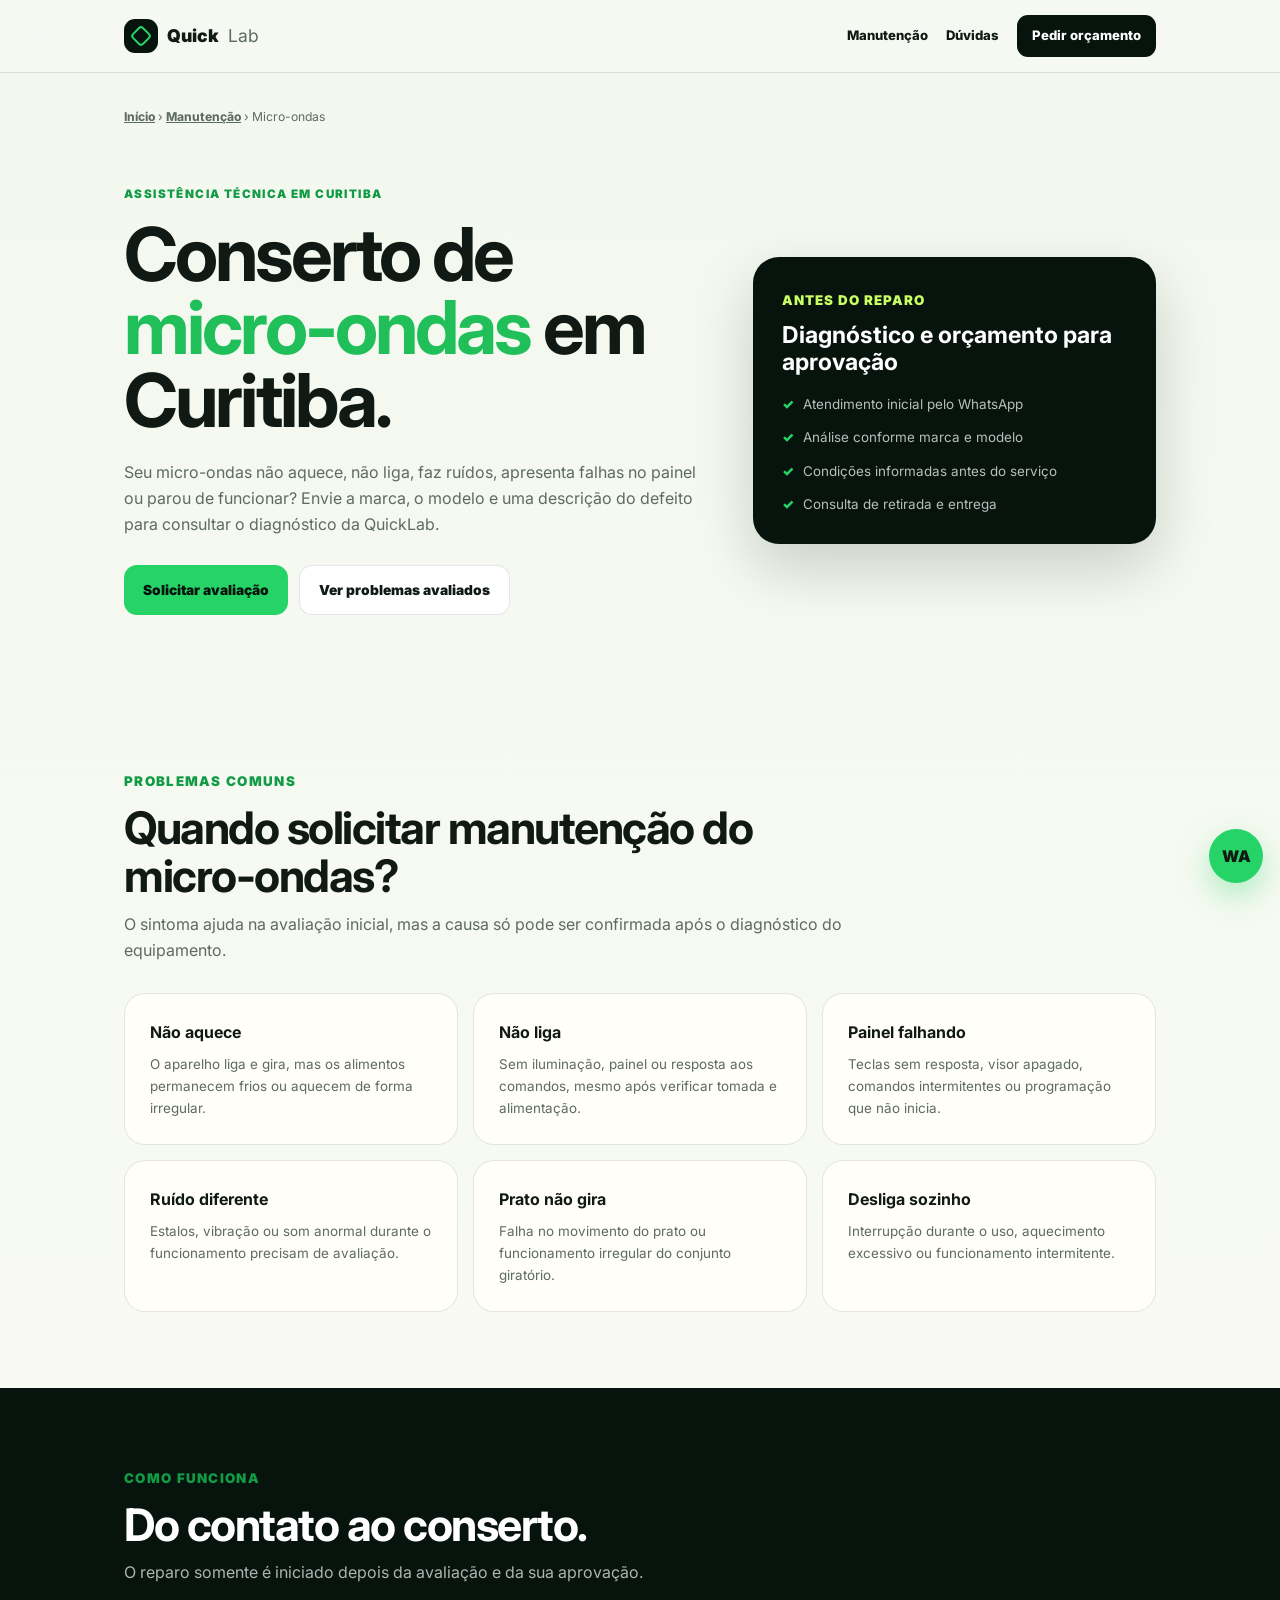
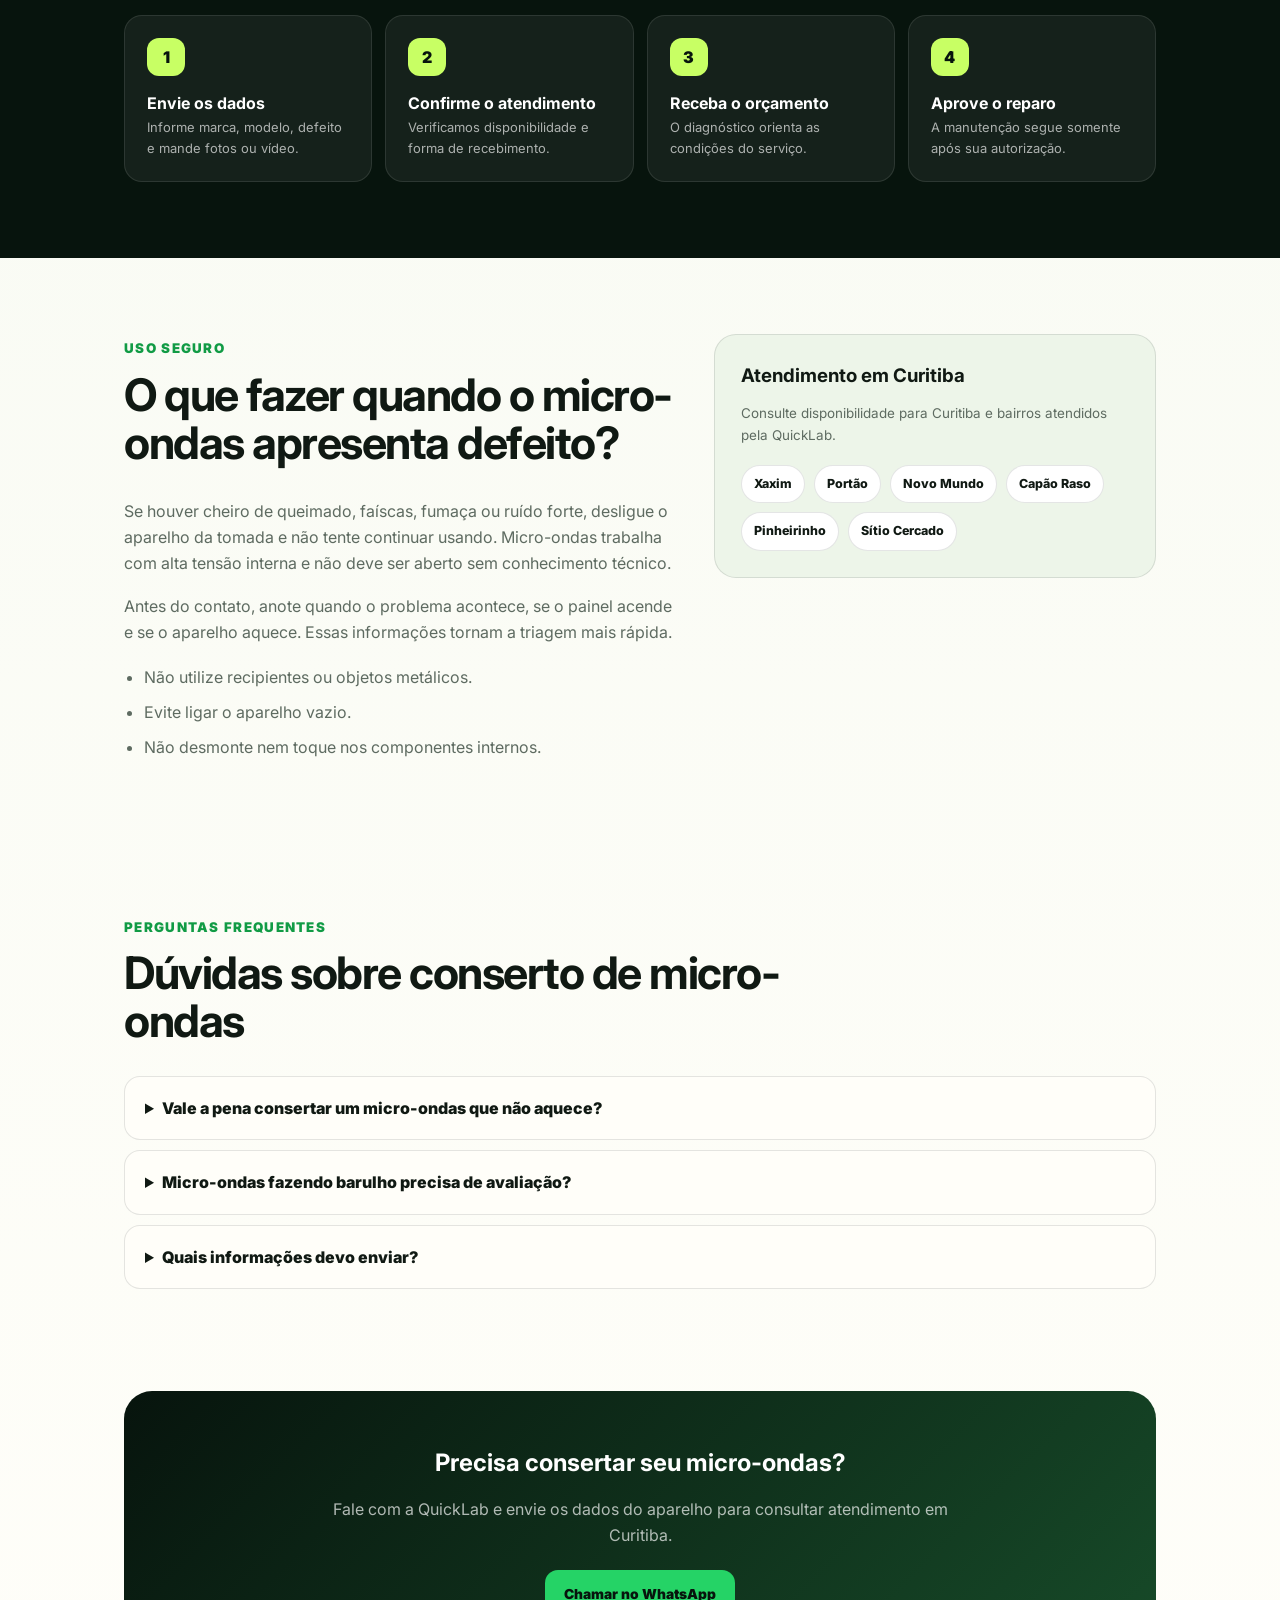
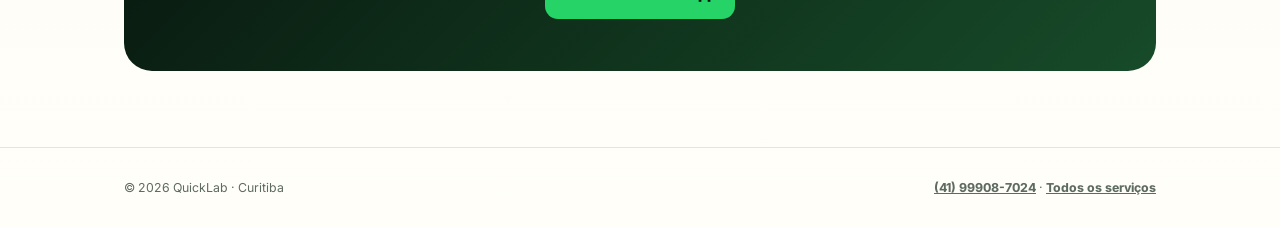
<file: conserto-micro-ondas-curitiba.html>
<!doctype html><html lang="pt-BR"><head><meta charset="utf-8"><meta name="viewport" content="width=device-width,initial-scale=1"><title>Conserto de Micro-ondas em Curitiba | QuickLab</title><meta name="description" content="Conserto e manutenção de micro-ondas em Curitiba. Diagnóstico de aparelho que não aquece, não liga, faz barulho ou apresenta falhas no painel. Consulte a QuickLab."><link rel="canonical" href="https://quicklab-77f90.web.app/conserto-micro-ondas-curitiba.html"><meta property="og:title" content="Conserto de Micro-ondas em Curitiba | QuickLab"><meta property="og:description" content="Diagnóstico e manutenção de micro-ondas em Curitiba com orçamento antes do reparo."><meta property="og:url" content="https://quicklab-77f90.web.app/conserto-micro-ondas-curitiba.html"><meta property="og:type" content="website"><meta property="og:image" content="https://quicklab-77f90.web.app/quicklab-capa-google-720x720.png"><meta name="theme-color" content="#07140d"><link rel="preconnect" href="https://fonts.googleapis.com"><link rel="preconnect" href="https://fonts.gstatic.com" crossorigin><link href="https://fonts.googleapis.com/css2?family=Inter:wght@400;700;800;900&display=swap" rel="stylesheet"><link rel="stylesheet" href="servico-local.css"><script type="application/ld+json">{"@context":"https://schema.org","@graph":[{"@type":"Service","name":"Conserto de micro-ondas em Curitiba","serviceType":"Manutenção e conserto de micro-ondas","provider":{"@type":"LocalBusiness","name":"QuickLab","telephone":"+55 41 99908-7024","url":"https://quicklab-77f90.web.app/manutencao.html"},"areaServed":{"@type":"City","name":"Curitiba"},"url":"https://quicklab-77f90.web.app/conserto-micro-ondas-curitiba.html"},{"@type":"BreadcrumbList","itemListElement":[{"@type":"ListItem","position":1,"name":"QuickLab","item":"https://quicklab-77f90.web.app/"},{"@type":"ListItem","position":2,"name":"Manutenção","item":"https://quicklab-77f90.web.app/manutencao.html"},{"@type":"ListItem","position":3,"name":"Conserto de micro-ondas em Curitiba"}]},{"@type":"FAQPage","mainEntity":[{"@type":"Question","name":"Vale a pena consertar um micro-ondas que não aquece?","acceptedAnswer":{"@type":"Answer","text":"É necessário diagnosticar a causa, o estado do aparelho e o custo das peças. A QuickLab apresenta o orçamento antes de realizar o reparo."}},{"@type":"Question","name":"Micro-ondas fazendo barulho precisa de avaliação?","acceptedAnswer":{"@type":"Answer","text":"Ruídos diferentes do funcionamento normal podem indicar falha mecânica ou elétrica. Interrompa o uso e solicite uma avaliação."}}]}]}</script></head><body><nav><div class="container"><a class="logo" href="index.html"><span class="mark"></span>Quick <b>Lab</b></a><div class="navlinks"><a href="manutencao.html">Manutenção</a><a href="#duvidas">Dúvidas</a><a class="cta" href="https://wa.me/5541999087024?text=Oi%2C%20preciso%20de%20conserto%20de%20micro-ondas%20em%20Curitiba" target="_blank" rel="noopener">Pedir orçamento</a></div></div></nav><main><div class="container breadcrumbs"><a href="index.html">Início</a> › <a href="manutencao.html">Manutenção</a> › Micro-ondas</div><header class="hero"><div class="container hero-grid"><div><div class="eyebrow">Assistência técnica em Curitiba</div><h1>Conserto de <span>micro-ondas</span> em Curitiba.</h1><p>Seu micro-ondas não aquece, não liga, faz ruídos, apresenta falhas no painel ou parou de funcionar? Envie a marca, o modelo e uma descrição do defeito para consultar o diagnóstico da QuickLab.</p><div class="actions"><a class="btn primary" href="https://wa.me/5541999087024?text=Oi%2C%20meu%20micro-ondas%20precisa%20de%20manutencao.%20Marca%20e%20modelo%3A%20" target="_blank" rel="noopener">Solicitar avaliação</a><a class="btn secondary" href="#problemas">Ver problemas avaliados</a></div></div><aside class="quick-card"><small>Antes do reparo</small><h2>Diagnóstico e orçamento para aprovação</h2><ul><li>Atendimento inicial pelo WhatsApp</li><li>Análise conforme marca e modelo</li><li>Condições informadas antes do serviço</li><li>Consulta de retirada e entrega</li></ul></aside></div></header><section id="problemas"><div class="container"><div class="section-head"><small>Problemas comuns</small><h2>Quando solicitar manutenção do micro-ondas?</h2><p>O sintoma ajuda na avaliação inicial, mas a causa só pode ser confirmada após o diagnóstico do equipamento.</p></div><div class="grid3"><div class="card"><b>Não aquece</b><p>O aparelho liga e gira, mas os alimentos permanecem frios ou aquecem de forma irregular.</p></div><div class="card"><b>Não liga</b><p>Sem iluminação, painel ou resposta aos comandos, mesmo após verificar tomada e alimentação.</p></div><div class="card"><b>Painel falhando</b><p>Teclas sem resposta, visor apagado, comandos intermitentes ou programação que não inicia.</p></div><div class="card"><b>Ruído diferente</b><p>Estalos, vibração ou som anormal durante o funcionamento precisam de avaliação.</p></div><div class="card"><b>Prato não gira</b><p>Falha no movimento do prato ou funcionamento irregular do conjunto giratório.</p></div><div class="card"><b>Desliga sozinho</b><p>Interrupção durante o uso, aquecimento excessivo ou funcionamento intermitente.</p></div></div></div></section><section class="dark"><div class="container"><div class="section-head"><small>Como funciona</small><h2>Do contato ao conserto.</h2><p>O reparo somente é iniciado depois da avaliação e da sua aprovação.</p></div><div class="steps"><div class="step"><i>1</i><b>Envie os dados</b><p>Informe marca, modelo, defeito e mande fotos ou vídeo.</p></div><div class="step"><i>2</i><b>Confirme o atendimento</b><p>Verificamos disponibilidade e forma de recebimento.</p></div><div class="step"><i>3</i><b>Receba o orçamento</b><p>O diagnóstico orienta as condições do serviço.</p></div><div class="step"><i>4</i><b>Aprove o reparo</b><p>A manutenção segue somente após sua autorização.</p></div></div></div></section><section><div class="container content"><div><div class="section-head"><small>Uso seguro</small><h2>O que fazer quando o micro-ondas apresenta defeito?</h2></div><p>Se houver cheiro de queimado, faíscas, fumaça ou ruído forte, desligue o aparelho da tomada e não tente continuar usando. Micro-ondas trabalha com alta tensão interna e não deve ser aberto sem conhecimento técnico.</p><p>Antes do contato, anote quando o problema acontece, se o painel acende e se o aparelho aquece. Essas informações tornam a triagem mais rápida.</p><ul><li>Não utilize recipientes ou objetos metálicos.</li><li>Evite ligar o aparelho vazio.</li><li>Não desmonte nem toque nos componentes internos.</li></ul></div><aside class="aside"><h3>Atendimento em Curitiba</h3><p>Consulte disponibilidade para Curitiba e bairros atendidos pela QuickLab.</p><div class="areas"><span>Xaxim</span><span>Portão</span><span>Novo Mundo</span><span>Capão Raso</span><span>Pinheirinho</span><span>Sítio Cercado</span></div></aside></div></section><section id="duvidas"><div class="container"><div class="section-head"><small>Perguntas frequentes</small><h2>Dúvidas sobre conserto de micro-ondas</h2></div><div class="faq"><details><summary>Vale a pena consertar um micro-ondas que não aquece?</summary><p>Depende da causa, do estado geral e da disponibilidade de peças. A QuickLab diagnostica e apresenta o orçamento antes do reparo.</p></details><details><summary>Micro-ondas fazendo barulho precisa de avaliação?</summary><p>Sim. Ruídos diferentes podem indicar falha mecânica ou elétrica. Interrompa o uso caso o som seja forte ou acompanhado de cheiro.</p></details><details><summary>Quais informações devo enviar?</summary><p>Marca, modelo, descrição do defeito, quando começou e, se possível, fotos do aparelho e do painel.</p></details></div></div></section><section class="final"><div class="container"><div class="final-box"><h2>Precisa consertar seu micro-ondas?</h2><p>Fale com a QuickLab e envie os dados do aparelho para consultar atendimento em Curitiba.</p><a class="btn primary" href="https://wa.me/5541999087024?text=Oi%2C%20preciso%20de%20conserto%20de%20micro-ondas%20em%20Curitiba" target="_blank" rel="noopener">Chamar no WhatsApp</a></div></div></section></main><footer><div class="container"><span>© 2026 QuickLab · Curitiba</span><span><a href="tel:+5541999087024">(41) 99908-7024</a> · <a href="manutencao.html">Todos os serviços</a></span></div></footer><a class="float" href="https://wa.me/5541999087024?text=Oi%2C%20preciso%20de%20conserto%20de%20micro-ondas" target="_blank" rel="noopener" aria-label="Solicitar conserto de micro-ondas pelo WhatsApp">WA</a></body></html>
</file>
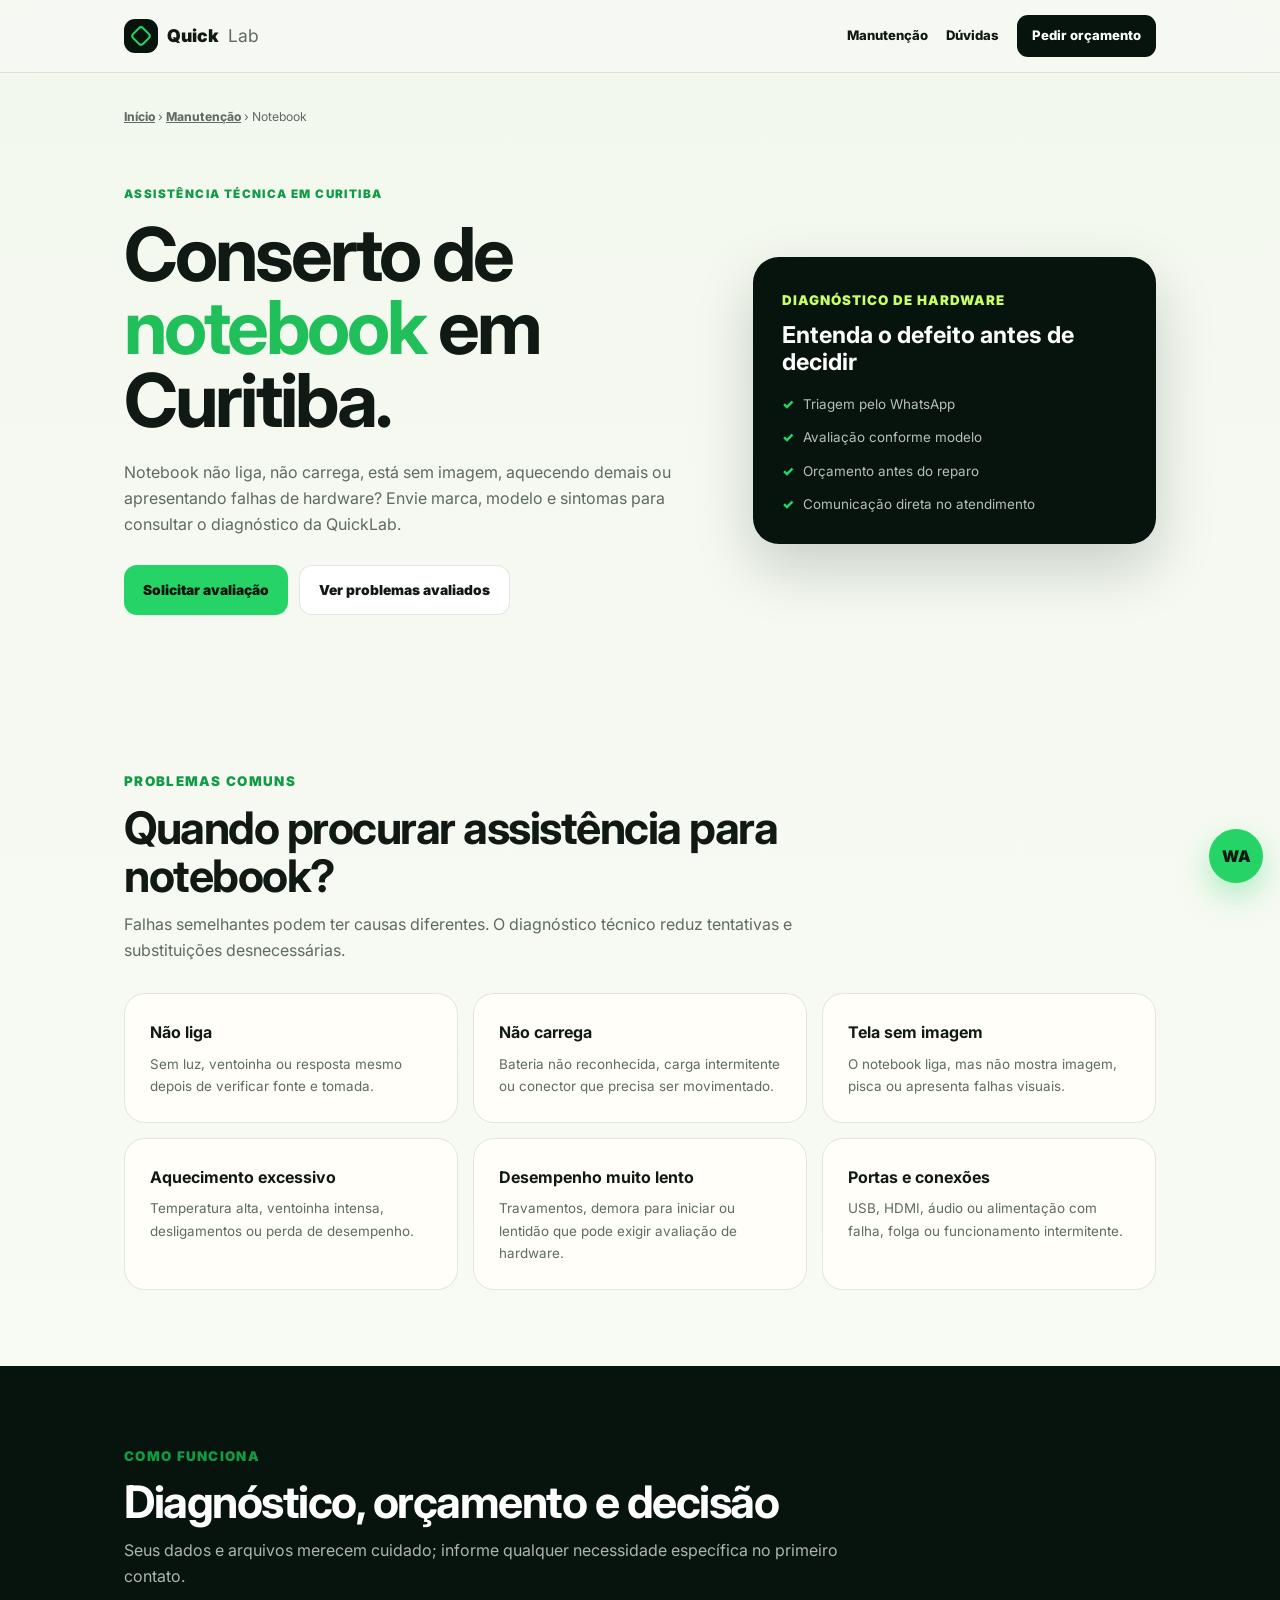
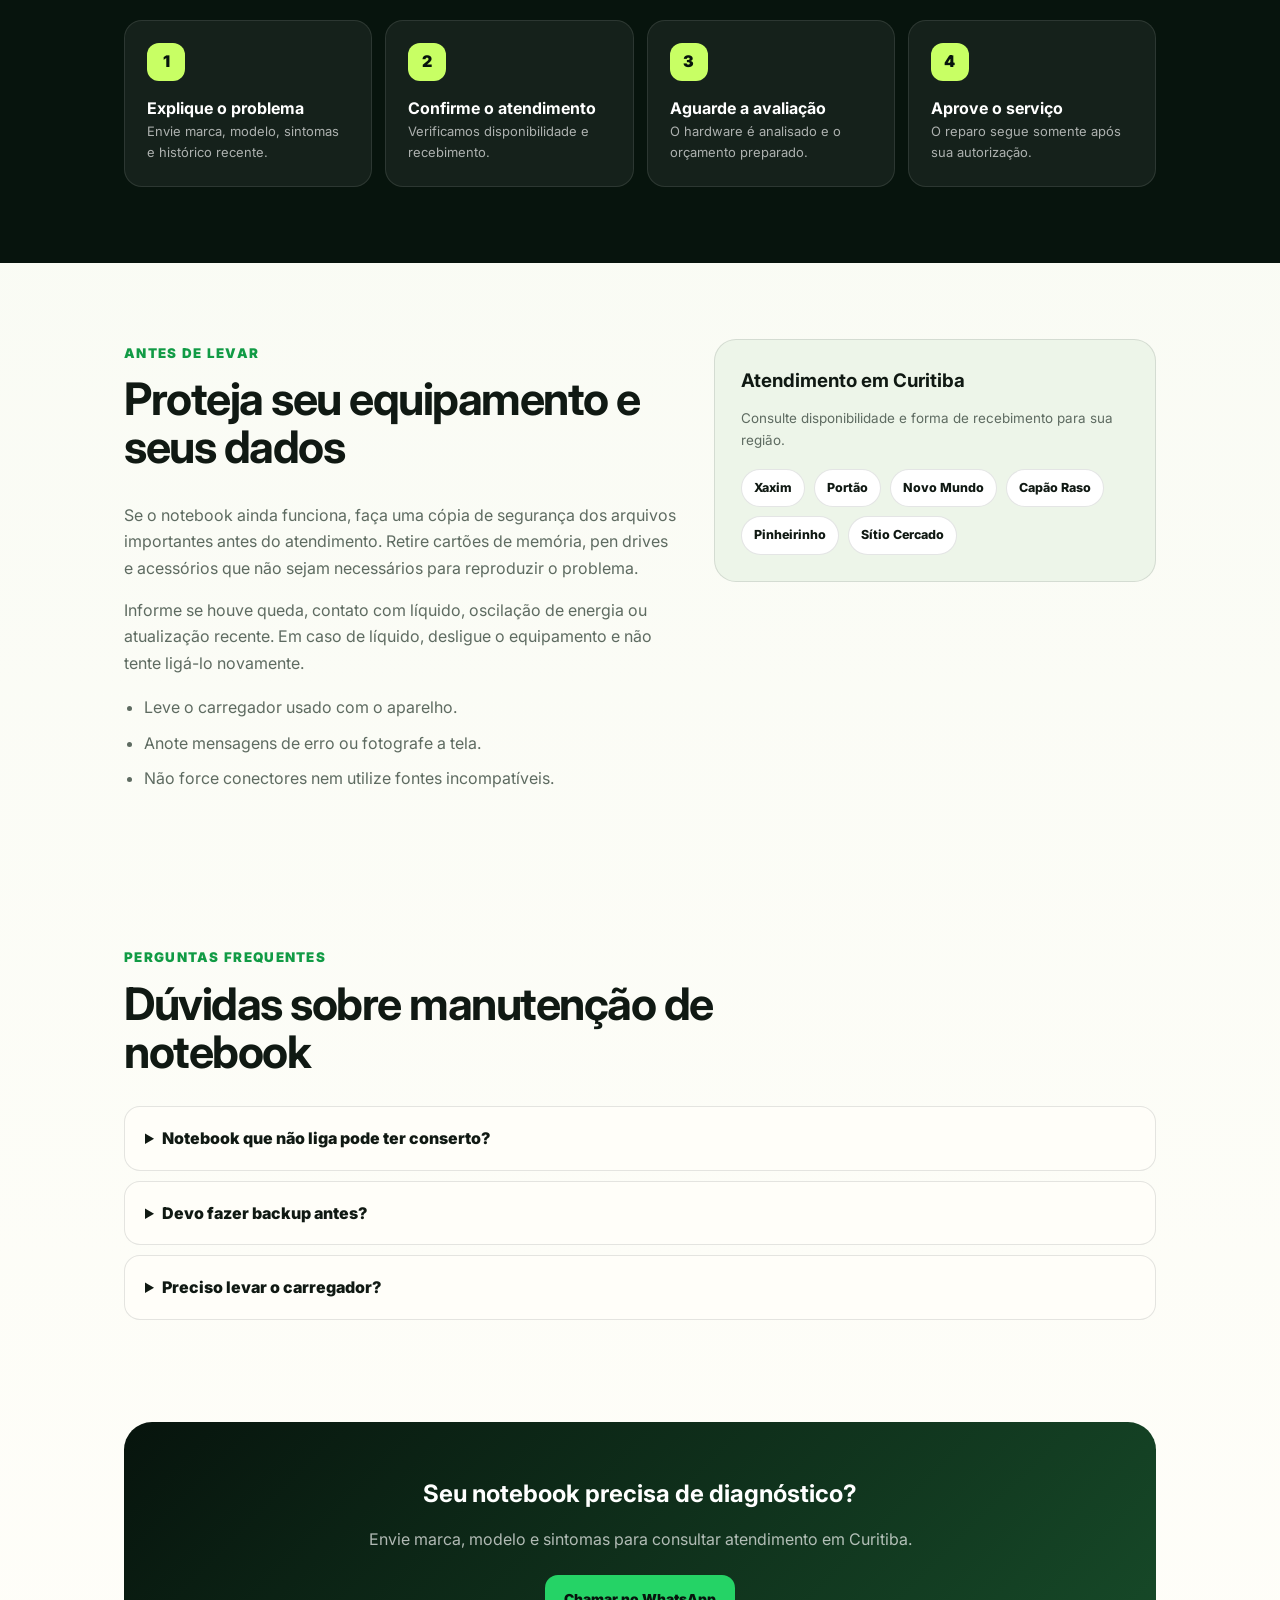
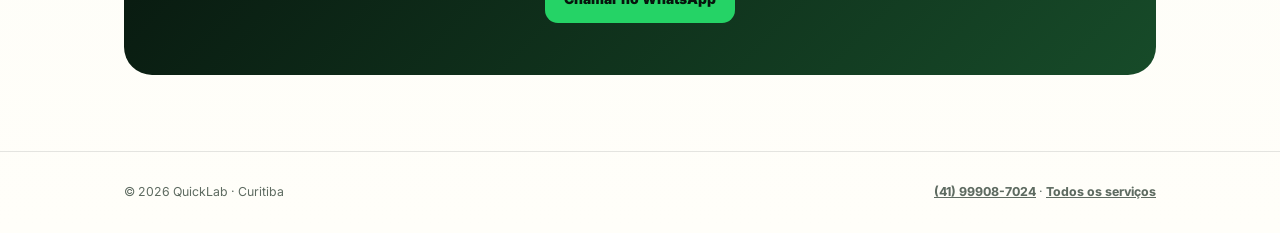
<file: conserto-notebook-curitiba.html>
<!doctype html><html lang="pt-BR"><head><meta charset="utf-8"><meta name="viewport" content="width=device-width,initial-scale=1"><title>Conserto de Notebook em Curitiba | QuickLab</title><meta name="description" content="Conserto e manutenção de notebook em Curitiba. Diagnóstico de notebook que não liga, não carrega, apresenta tela sem imagem, aquecimento ou falhas de hardware."><link rel="canonical" href="https://quicklab-77f90.web.app/conserto-notebook-curitiba.html"><meta property="og:title" content="Conserto de Notebook em Curitiba | QuickLab"><meta property="og:description" content="Diagnóstico de hardware e manutenção de notebook em Curitiba com orçamento prévio."><meta property="og:url" content="https://quicklab-77f90.web.app/conserto-notebook-curitiba.html"><meta property="og:type" content="website"><meta property="og:image" content="https://quicklab-77f90.web.app/quicklab-capa-google-720x720.png"><meta name="theme-color" content="#07140d"><link rel="preconnect" href="https://fonts.googleapis.com"><link rel="preconnect" href="https://fonts.gstatic.com" crossorigin><link href="https://fonts.googleapis.com/css2?family=Inter:wght@400;700;800;900&display=swap" rel="stylesheet"><link rel="stylesheet" href="servico-local.css"><script type="application/ld+json">{"@context":"https://schema.org","@graph":[{"@type":"Service","name":"Conserto de notebook em Curitiba","serviceType":"Diagnóstico de hardware e manutenção de notebook","provider":{"@type":"LocalBusiness","name":"QuickLab","telephone":"+55 41 99908-7024","url":"https://quicklab-77f90.web.app/manutencao.html"},"areaServed":{"@type":"City","name":"Curitiba"},"url":"https://quicklab-77f90.web.app/conserto-notebook-curitiba.html"},{"@type":"BreadcrumbList","itemListElement":[{"@type":"ListItem","position":1,"name":"QuickLab","item":"https://quicklab-77f90.web.app/"},{"@type":"ListItem","position":2,"name":"Manutenção","item":"https://quicklab-77f90.web.app/manutencao.html"},{"@type":"ListItem","position":3,"name":"Conserto de notebook em Curitiba"}]},{"@type":"FAQPage","mainEntity":[{"@type":"Question","name":"Notebook que não liga pode ter conserto?","acceptedAnswer":{"@type":"Answer","text":"É necessário avaliar alimentação, carregador, bateria e componentes internos. O diagnóstico confirma a causa e a viabilidade do reparo."}},{"@type":"Question","name":"A QuickLab faz orçamento antes do reparo?","acceptedAnswer":{"@type":"Answer","text":"Sim. As condições são informadas e o serviço somente é executado depois da aprovação."}}]}]}</script></head><body><nav><div class="container"><a class="logo" href="index.html"><span class="mark"></span>Quick <b>Lab</b></a><div class="navlinks"><a href="manutencao.html">Manutenção</a><a href="#duvidas">Dúvidas</a><a class="cta" href="https://wa.me/5541999087024?text=Oi%2C%20preciso%20de%20conserto%20de%20notebook%20em%20Curitiba" target="_blank" rel="noopener">Pedir orçamento</a></div></div></nav><main><div class="container breadcrumbs"><a href="index.html">Início</a> › <a href="manutencao.html">Manutenção</a> › Notebook</div><header class="hero"><div class="container hero-grid"><div><div class="eyebrow">Assistência técnica em Curitiba</div><h1>Conserto de <span>notebook</span> em Curitiba.</h1><p>Notebook não liga, não carrega, está sem imagem, aquecendo demais ou apresentando falhas de hardware? Envie marca, modelo e sintomas para consultar o diagnóstico da QuickLab.</p><div class="actions"><a class="btn primary" href="https://wa.me/5541999087024?text=Oi%2C%20meu%20notebook%20precisa%20de%20manutencao.%20Marca%20e%20modelo%3A%20" target="_blank" rel="noopener">Solicitar avaliação</a><a class="btn secondary" href="#problemas">Ver problemas avaliados</a></div></div><aside class="quick-card"><small>Diagnóstico de hardware</small><h2>Entenda o defeito antes de decidir</h2><ul><li>Triagem pelo WhatsApp</li><li>Avaliação conforme modelo</li><li>Orçamento antes do reparo</li><li>Comunicação direta no atendimento</li></ul></aside></div></header><section id="problemas"><div class="container"><div class="section-head"><small>Problemas comuns</small><h2>Quando procurar assistência para notebook?</h2><p>Falhas semelhantes podem ter causas diferentes. O diagnóstico técnico reduz tentativas e substituições desnecessárias.</p></div><div class="grid3"><div class="card"><b>Não liga</b><p>Sem luz, ventoinha ou resposta mesmo depois de verificar fonte e tomada.</p></div><div class="card"><b>Não carrega</b><p>Bateria não reconhecida, carga intermitente ou conector que precisa ser movimentado.</p></div><div class="card"><b>Tela sem imagem</b><p>O notebook liga, mas não mostra imagem, pisca ou apresenta falhas visuais.</p></div><div class="card"><b>Aquecimento excessivo</b><p>Temperatura alta, ventoinha intensa, desligamentos ou perda de desempenho.</p></div><div class="card"><b>Desempenho muito lento</b><p>Travamentos, demora para iniciar ou lentidão que pode exigir avaliação de hardware.</p></div><div class="card"><b>Portas e conexões</b><p>USB, HDMI, áudio ou alimentação com falha, folga ou funcionamento intermitente.</p></div></div></div></section><section class="dark"><div class="container"><div class="section-head"><small>Como funciona</small><h2>Diagnóstico, orçamento e decisão</h2><p>Seus dados e arquivos merecem cuidado; informe qualquer necessidade específica no primeiro contato.</p></div><div class="steps"><div class="step"><i>1</i><b>Explique o problema</b><p>Envie marca, modelo, sintomas e histórico recente.</p></div><div class="step"><i>2</i><b>Confirme o atendimento</b><p>Verificamos disponibilidade e recebimento.</p></div><div class="step"><i>3</i><b>Aguarde a avaliação</b><p>O hardware é analisado e o orçamento preparado.</p></div><div class="step"><i>4</i><b>Aprove o serviço</b><p>O reparo segue somente após sua autorização.</p></div></div></div></section><section><div class="container content"><div><div class="section-head"><small>Antes de levar</small><h2>Proteja seu equipamento e seus dados</h2></div><p>Se o notebook ainda funciona, faça uma cópia de segurança dos arquivos importantes antes do atendimento. Retire cartões de memória, pen drives e acessórios que não sejam necessários para reproduzir o problema.</p><p>Informe se houve queda, contato com líquido, oscilação de energia ou atualização recente. Em caso de líquido, desligue o equipamento e não tente ligá-lo novamente.</p><ul><li>Leve o carregador usado com o aparelho.</li><li>Anote mensagens de erro ou fotografe a tela.</li><li>Não force conectores nem utilize fontes incompatíveis.</li></ul></div><aside class="aside"><h3>Atendimento em Curitiba</h3><p>Consulte disponibilidade e forma de recebimento para sua região.</p><div class="areas"><span>Xaxim</span><span>Portão</span><span>Novo Mundo</span><span>Capão Raso</span><span>Pinheirinho</span><span>Sítio Cercado</span></div></aside></div></section><section id="duvidas"><div class="container"><div class="section-head"><small>Perguntas frequentes</small><h2>Dúvidas sobre manutenção de notebook</h2></div><div class="faq"><details><summary>Notebook que não liga pode ter conserto?</summary><p>É preciso avaliar carregador, bateria, alimentação e componentes internos. O diagnóstico confirma a causa e a viabilidade.</p></details><details><summary>Devo fazer backup antes?</summary><p>Se o equipamento ainda funcionar, faça cópia dos arquivos importantes. Informe previamente qualquer preocupação com dados.</p></details><details><summary>Preciso levar o carregador?</summary><p>Sim. O carregador usado normalmente ajuda a verificar falhas de alimentação e carregamento.</p></details></div></div></section><section class="final"><div class="container"><div class="final-box"><h2>Seu notebook precisa de diagnóstico?</h2><p>Envie marca, modelo e sintomas para consultar atendimento em Curitiba.</p><a class="btn primary" href="https://wa.me/5541999087024?text=Oi%2C%20preciso%20de%20conserto%20de%20notebook%20em%20Curitiba" target="_blank" rel="noopener">Chamar no WhatsApp</a></div></div></section></main><footer><div class="container"><span>© 2026 QuickLab · Curitiba</span><span><a href="tel:+5541999087024">(41) 99908-7024</a> · <a href="manutencao.html">Todos os serviços</a></span></div></footer><a class="float" href="https://wa.me/5541999087024?text=Oi%2C%20preciso%20de%20conserto%20de%20notebook" target="_blank" rel="noopener" aria-label="Solicitar conserto de notebook pelo WhatsApp">WA</a></body></html>
</file>
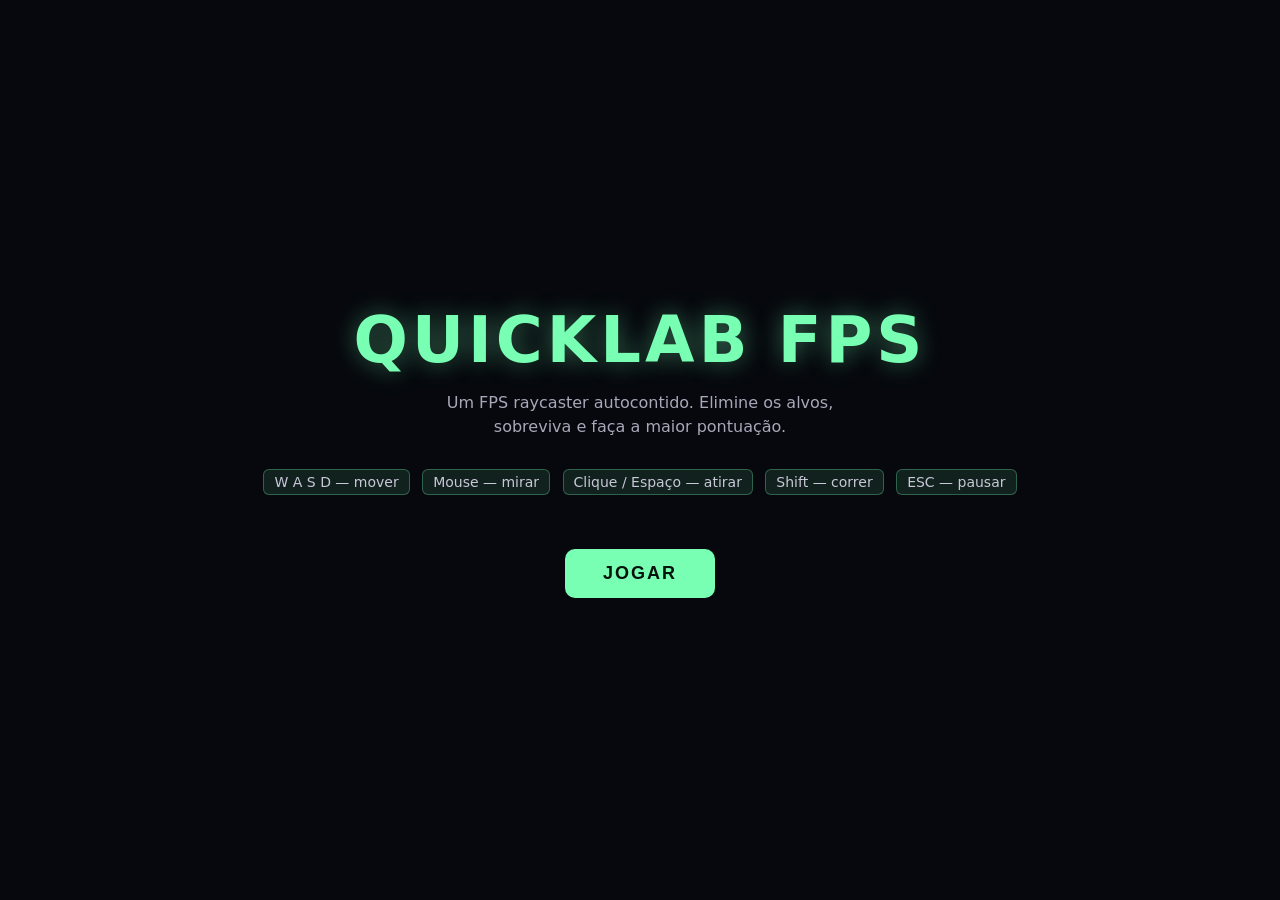
<file: fps.html>
<!DOCTYPE html>
<html lang="pt-BR">
<head>
<meta charset="UTF-8">
<meta name="viewport" content="width=device-width, initial-scale=1.0">
<title>QuickLab FPS — Raycaster</title>
<style>
  * { margin: 0; padding: 0; box-sizing: border-box; }
  html, body {
    height: 100%;
    background: #0a0a0f;
    color: #e8e8ee;
    font-family: "Segoe UI", system-ui, sans-serif;
    overflow: hidden;
    user-select: none;
  }
  #wrap {
    position: fixed;
    inset: 0;
    display: flex;
    align-items: center;
    justify-content: center;
  }
  canvas {
    display: block;
    image-rendering: pixelated;
    background: #000;
    max-width: 100vw;
    max-height: 100vh;
    cursor: none;
  }
  /* HUD */
  #hud {
    position: fixed;
    inset: 0;
    pointer-events: none;
    font-variant-numeric: tabular-nums;
  }
  #crosshair {
    position: absolute;
    top: 50%; left: 50%;
    width: 22px; height: 22px;
    transform: translate(-50%, -50%);
  }
  #crosshair::before, #crosshair::after {
    content: "";
    position: absolute;
    background: rgba(120, 255, 180, 0.85);
  }
  #crosshair::before { top: 50%; left: 0; width: 100%; height: 2px; transform: translateY(-50%); }
  #crosshair::after  { left: 50%; top: 0; height: 100%; width: 2px; transform: translateX(-50%); }
  .stat {
    position: absolute;
    bottom: 18px;
    padding: 8px 16px;
    background: rgba(10, 12, 18, 0.55);
    border: 1px solid rgba(120, 255, 180, 0.25);
    border-radius: 8px;
    backdrop-filter: blur(4px);
    font-size: 15px;
    letter-spacing: 0.5px;
  }
  #health { left: 18px; }
  #ammo   { right: 18px; }
  #score  { top: 18px; left: 18px; }
  .stat b { color: #78ffb4; font-size: 22px; }
  #dmg {
    position: absolute; inset: 0;
    background: radial-gradient(circle, transparent 40%, rgba(220,30,40,0.55) 100%);
    opacity: 0;
    transition: opacity 0.3s;
  }
  /* Overlay / menu */
  #overlay {
    position: fixed;
    inset: 0;
    display: flex;
    flex-direction: column;
    align-items: center;
    justify-content: center;
    text-align: center;
    background: rgba(6, 8, 14, 0.88);
    backdrop-filter: blur(6px);
    z-index: 10;
  }
  #overlay h1 {
    font-size: clamp(32px, 7vw, 64px);
    letter-spacing: 4px;
    color: #78ffb4;
    text-shadow: 0 0 24px rgba(120, 255, 180, 0.4);
    margin-bottom: 8px;
  }
  #overlay p { color: #a8a8b8; margin: 6px 0; max-width: 440px; line-height: 1.5; }
  #overlay .keys { margin: 20px 0; font-size: 14px; color: #c8c8d8; }
  #overlay .keys span {
    display: inline-block;
    margin: 4px;
    padding: 4px 10px;
    background: rgba(120,255,180,0.1);
    border: 1px solid rgba(120,255,180,0.3);
    border-radius: 6px;
  }
  #startBtn {
    pointer-events: auto;
    margin-top: 18px;
    padding: 14px 38px;
    font-size: 18px;
    font-weight: 600;
    letter-spacing: 2px;
    color: #06120c;
    background: #78ffb4;
    border: none;
    border-radius: 10px;
    cursor: pointer;
    transition: transform 0.15s, box-shadow 0.15s;
  }
  #startBtn:hover { transform: scale(1.05); box-shadow: 0 0 30px rgba(120,255,180,0.5); }
  .hidden { display: none !important; }
</style>
</head>
<body>
<div id="wrap">
  <canvas id="game" width="960" height="540"></canvas>
</div>

<div id="hud" class="hidden">
  <div id="crosshair"></div>
  <div class="stat" id="score">PONTOS <b>0</b></div>
  <div class="stat" id="health">VIDA <b>100</b></div>
  <div class="stat" id="ammo">MUNIÇÃO <b>∞</b></div>
  <div id="dmg"></div>
</div>

<div id="overlay">
  <h1>QUICKLAB FPS</h1>
  <p>Um FPS raycaster autocontido. Elimine os alvos, sobreviva e faça a maior pontuação.</p>
  <div class="keys">
    <span>W A S D — mover</span>
    <span>Mouse — mirar</span>
    <span>Clique / Espaço — atirar</span>
    <span>Shift — correr</span>
    <span>ESC — pausar</span>
  </div>
  <p id="overMsg"></p>
  <button id="startBtn">JOGAR</button>
</div>

<script>
"use strict";
(() => {
  const canvas = document.getElementById("game");
  const ctx = canvas.getContext("2d");
  const W = canvas.width, H = canvas.height;

  // ---------- Mapa (1 = parede, 0 = vazio) ----------
  const MAP = [
    "1111111111111111",
    "1000000000000001",
    "1011110011110101",
    "1010000000010101",
    "1010111110010001",
    "1010100010011101",
    "1000100010000101",
    "1011101110110101",
    "1010000000100001",
    "1010111011101101",
    "1000100000001001",
    "1110101111101011",
    "1000100000001001",
    "1011111011110101",
    "1000000000000001",
    "1111111111111111",
  ];
  const MAP_H = MAP.length, MAP_W = MAP[0].length;
  const cell = (x, y) =>
    (x < 0 || y < 0 || x >= MAP_W || y >= MAP_H) ? 1 : (MAP[y|0][x|0] === "1" ? 1 : 0);

  // ---------- Estado do jogador ----------
  const player = { x: 2.5, y: 2.5, dir: 0, health: 100, score: 0 };
  const FOV = Math.PI / 3;
  const MOVE = 3.2, RUN = 5.4, ROT = 2.4;

  // ---------- Inimigos ----------
  let enemies = [];
  function spawnEnemies(n) {
    enemies = [];
    let tries = 0;
    while (enemies.length < n && tries < 500) {
      tries++;
      const x = 1 + Math.random() * (MAP_W - 2);
      const y = 1 + Math.random() * (MAP_H - 2);
      if (cell(x, y) === 0 && Math.hypot(x - player.x, y - player.y) > 3) {
        enemies.push({ x, y, alive: true, hp: 1, hit: 0, wob: Math.random() * 6 });
      }
    }
  }

  // ---------- Input ----------
  const keys = {};
  let running = false, paused = false, shootQueued = false, shootCd = 0;
  const muzzle = { t: 0 };

  addEventListener("keydown", e => {
    keys[e.code] = true;
    if (e.code === "Space") { shootQueued = true; e.preventDefault(); }
    if (e.code === "Escape" && running) togglePause();
  });
  addEventListener("keyup", e => { keys[e.code] = false; });

  canvas.addEventListener("click", () => {
    if (!running) return;
    if (document.pointerLockElement !== canvas) { canvas.requestPointerLock(); return; }
    shootQueued = true;
  });
  document.addEventListener("mousemove", e => {
    if (document.pointerLockElement === canvas && running && !paused)
      player.dir += e.movementX * 0.0022;
  });
  document.addEventListener("pointerlockchange", () => {
    if (document.pointerLockElement !== canvas && running && !paused) togglePause();
  });

  // ---------- UI ----------
  const overlay = document.getElementById("overlay");
  const hud = document.getElementById("hud");
  const startBtn = document.getElementById("startBtn");
  const overMsg = document.getElementById("overMsg");
  const scoreEl = document.querySelector("#score b");
  const healthEl = document.querySelector("#health b");
  const dmgEl = document.getElementById("dmg");

  function startGame() {
    player.x = 2.5; player.y = 2.5; player.dir = 0;
    player.health = 100; player.score = 0;
    spawnEnemies(8);
    running = true; paused = false;
    overlay.classList.add("hidden");
    hud.classList.remove("hidden");
    updateHud();
    canvas.requestPointerLock();
    last = performance.now();
    requestAnimationFrame(loop);
  }
  function togglePause() {
    paused = !paused;
    if (paused) {
      overMsg.textContent = "Pausado";
      startBtn.textContent = "CONTINUAR";
      overlay.classList.remove("hidden");
    } else {
      overlay.classList.add("hidden");
      canvas.requestPointerLock();
      last = performance.now();
      requestAnimationFrame(loop);
    }
  }
  function gameOver() {
    running = false;
    document.exitPointerLock?.();
    overMsg.textContent = `Fim de jogo — Pontuação: ${player.score}`;
    startBtn.textContent = "JOGAR NOVAMENTE";
    startBtn.onclick = startGame;
    overlay.classList.remove("hidden");
    hud.classList.add("hidden");
  }
  function updateHud() {
    scoreEl.textContent = player.score;
    healthEl.textContent = Math.max(0, Math.round(player.health));
  }
  function flashDamage() {
    dmgEl.style.opacity = "1";
    setTimeout(() => dmgEl.style.opacity = "0", 120);
  }
  startBtn.onclick = () => {
    if (paused) togglePause(); else startGame();
  };

  // ---------- Movimento com colisão ----------
  function tryMove(nx, ny) {
    const pad = 0.18;
    if (cell(nx + Math.sign(nx - player.x) * pad, player.y) === 0) player.x = nx;
    if (cell(player.x, ny + Math.sign(ny - player.y) * pad) === 0) player.y = ny;
  }
  function update(dt) {
    const speed = (keys.ShiftLeft || keys.ShiftRight ? RUN : MOVE) * dt;
    const rot = ROT * dt;
    const cos = Math.cos(player.dir), sin = Math.sin(player.dir);
    let nx = player.x, ny = player.y;
    if (keys.KeyW) { nx += cos * speed; ny += sin * speed; }
    if (keys.KeyS) { nx -= cos * speed; ny -= sin * speed; }
    if (keys.KeyA) { nx += sin * speed; ny -= cos * speed; }
    if (keys.KeyD) { nx -= sin * speed; ny += cos * speed; }
    tryMove(nx, ny);
    if (keys.ArrowLeft)  player.dir -= rot;
    if (keys.ArrowRight) player.dir += rot;

    // Inimigos perseguem e atacam
    for (const e of enemies) {
      if (!e.alive) continue;
      e.wob += dt * 6;
      const dx = player.x - e.x, dy = player.y - e.y;
      const d = Math.hypot(dx, dy);
      if (e.hit > 0) e.hit -= dt;
      if (d > 0.7 && d < 8) {
        const step = 1.1 * dt;
        const ex = e.x + (dx / d) * step, ey = e.y + (dy / d) * step;
        if (cell(ex, e.y) === 0) e.x = ex;
        if (cell(e.x, ey) === 0) e.y = ey;
      }
      if (d < 0.7) {
        player.health -= 22 * dt;
        flashDamage();
        if (player.health <= 0) { updateHud(); gameOver(); return; }
      }
    }

    if (shootCd > 0) shootCd -= dt;
    if (shootQueued && shootCd <= 0) shoot();
    shootQueued = false;
    if (muzzle.t > 0) muzzle.t -= dt;

    // Respawn se todos mortos
    if (enemies.every(e => !e.alive)) spawnEnemies(8 + Math.min(6, (player.score / 500) | 0));
    updateHud();
  }

  // ---------- Tiro (hitscan pelo centro da tela) ----------
  function shoot() {
    shootCd = 0.28;
    muzzle.t = 0.08;
    const cos = Math.cos(player.dir), sin = Math.sin(player.dir);
    // distância da parede na direção central
    const wallDist = castRay(player.dir).dist;
    let best = null, bestDist = Infinity;
    for (const e of enemies) {
      if (!e.alive) continue;
      const dx = e.x - player.x, dy = e.y - player.y;
      const dist = Math.hypot(dx, dy);
      const ang = Math.atan2(dy, dx) - player.dir;
      const na = Math.atan2(Math.sin(ang), Math.cos(ang));
      // largura angular do alvo diminui com a distância
      const halfW = Math.atan2(0.35, dist);
      if (Math.abs(na) < halfW && dist < wallDist && dist < bestDist) {
        best = e; bestDist = dist;
      }
    }
    if (best) {
      best.hp -= 1;
      best.hit = 0.15;
      if (best.hp <= 0) {
        best.alive = false;
        player.score += 100;
      }
    }
  }

  // ---------- Raycasting DDA ----------
  function castRay(angle) {
    const sin = Math.sin(angle), cos = Math.cos(angle);
    let mx = player.x | 0, my = player.y | 0;
    const dDX = Math.abs(1 / (cos || 1e-9));
    const dDY = Math.abs(1 / (sin || 1e-9));
    let stepX, stepY, sideX, sideY;
    if (cos < 0) { stepX = -1; sideX = (player.x - mx) * dDX; }
    else { stepX = 1; sideX = (mx + 1 - player.x) * dDX; }
    if (sin < 0) { stepY = -1; sideY = (player.y - my) * dDY; }
    else { stepY = 1; sideY = (my + 1 - player.y) * dDY; }
    let side = 0, hit = false, guard = 0;
    while (!hit && guard++ < 64) {
      if (sideX < sideY) { sideX += dDX; mx += stepX; side = 0; }
      else { sideY += dDY; my += stepY; side = 1; }
      if (cell(mx, my) === 1) hit = true;
    }
    const dist = side === 0 ? (sideX - dDX) : (sideY - dDY);
    return { dist: Math.max(0.0001, dist), side, mx, my };
  }

  // ---------- Renderização ----------
  const zbuffer = new Float32Array(W);
  function render() {
    // Céu e chão
    const g1 = ctx.createLinearGradient(0, 0, 0, H / 2);
    g1.addColorStop(0, "#0b1220"); g1.addColorStop(1, "#182a3d");
    ctx.fillStyle = g1; ctx.fillRect(0, 0, W, H / 2);
    const g2 = ctx.createLinearGradient(0, H / 2, 0, H);
    g2.addColorStop(0, "#141018"); g2.addColorStop(1, "#241c26");
    ctx.fillStyle = g2; ctx.fillRect(0, H / 2, W, H / 2);

    // Paredes
    const rays = W;
    for (let i = 0; i < rays; i++) {
      const rayAng = player.dir - FOV / 2 + (i / rays) * FOV;
      const r = castRay(rayAng);
      const corrected = r.dist * Math.cos(rayAng - player.dir); // corrige fisheye
      zbuffer[i] = corrected;
      const wallH = Math.min(H, (H / corrected));
      const y0 = (H - wallH) / 2;
      // sombreamento por distância e por lado
      const shade = Math.max(0.15, 1 - corrected / 12) * (r.side ? 0.7 : 1);
      const R = (60 * shade) | 0, G = (200 * shade) | 0, B = (150 * shade) | 0;
      ctx.fillStyle = `rgb(${R},${G},${B})`;
      ctx.fillRect(i, y0, 1, wallH);
    }

    // Inimigos (sprites billboard ordenados de trás pra frente)
    const sorted = enemies.filter(e => e.alive)
      .map(e => ({ e, d: (e.x - player.x) ** 2 + (e.y - player.y) ** 2 }))
      .sort((a, b) => b.d - a.d);
    for (const { e, d } of sorted) {
      const dx = e.x - player.x, dy = e.y - player.y;
      const dist = Math.sqrt(d);
      let ang = Math.atan2(dy, dx) - player.dir;
      ang = Math.atan2(Math.sin(ang), Math.cos(ang));
      if (Math.abs(ang) > FOV / 2 + 0.3) continue;
      const size = Math.min(H, H / dist);
      const screenX = (0.5 + ang / FOV) * W;
      const y0 = (H - size) / 2 + size * 0.05;
      drawEnemy(screenX, y0, size, dist, e);
    }

    // Arma + muzzle flash
    drawWeapon();
  }

  function drawEnemy(cx, top, size, dist, e) {
    const w = size * 0.6;
    const x0 = cx - w / 2;
    // oclusão por parede via zbuffer
    const startCol = Math.max(0, x0 | 0), endCol = Math.min(W - 1, (x0 + w) | 0);
    // verifica visibilidade média da coluna central
    const midCol = Math.min(W - 1, Math.max(0, cx | 0));
    if (zbuffer[midCol] < dist) return;

    const shade = Math.max(0.25, 1 - dist / 12);
    const bob = Math.sin(e.wob) * size * 0.03;
    const flash = e.hit > 0;
    // corpo
    ctx.fillStyle = flash ? "#ffffff" : `rgba(${(210*shade)|0},${(60*shade)|0},${(70*shade)|0},1)`;
    roundRect(x0, top + bob + size * 0.28, w, size * 0.55, size * 0.12);
    ctx.fill();
    // cabeça
    ctx.fillStyle = flash ? "#ffffff" : `rgba(${(230*shade)|0},${(90*shade)|0},${(90*shade)|0},1)`;
    ctx.beginPath();
    ctx.arc(cx, top + bob + size * 0.2, size * 0.16, 0, Math.PI * 2);
    ctx.fill();
    // olhos
    if (!flash) {
      ctx.fillStyle = "#12100c";
      const es = size * 0.035;
      ctx.beginPath(); ctx.arc(cx - size*0.06, top+bob+size*0.19, es, 0, 7); ctx.fill();
      ctx.beginPath(); ctx.arc(cx + size*0.06, top+bob+size*0.19, es, 0, 7); ctx.fill();
    }
  }

  function roundRect(x, y, w, h, r) {
    ctx.beginPath();
    ctx.moveTo(x + r, y);
    ctx.arcTo(x + w, y, x + w, y + h, r);
    ctx.arcTo(x + w, y + h, x, y + h, r);
    ctx.arcTo(x, y + h, x, y, r);
    ctx.arcTo(x, y, x + w, y, r);
    ctx.closePath();
  }

  function drawWeapon() {
    const gx = W / 2, gy = H;
    const sway = Math.sin(performance.now() / 300) * 6;
    // cano
    ctx.fillStyle = "#1c2230";
    ctx.fillRect(gx - 28 + sway, gy - 150, 56, 150);
    ctx.fillStyle = "#2a3346";
    ctx.fillRect(gx - 18 + sway, gy - 190, 36, 60);
    ctx.fillStyle = "#3a4a63";
    ctx.fillRect(gx - 10 + sway, gy - 205, 20, 30);
    // mãos
    ctx.fillStyle = "#c98d5a";
    ctx.fillRect(gx - 50 + sway, gy - 70, 30, 70);
    ctx.fillRect(gx + 20 + sway, gy - 70, 30, 70);
    // muzzle flash
    if (muzzle.t > 0) {
      ctx.fillStyle = "rgba(255,230,120,0.95)";
      ctx.beginPath();
      ctx.arc(gx + sway, gy - 205, 26, 0, Math.PI * 2);
      ctx.fill();
      ctx.fillStyle = "rgba(255,180,60,0.8)";
      ctx.beginPath();
      ctx.arc(gx + sway, gy - 205, 14, 0, Math.PI * 2);
      ctx.fill();
    }
  }

  // ---------- Loop principal ----------
  let last = 0;
  function loop(now) {
    if (!running || paused) return;
    const dt = Math.min(0.05, (now - last) / 1000);
    last = now;
    update(dt);
    if (!running) return;
    render();
    requestAnimationFrame(loop);
  }

  // Tela inicial estática
  function drawIdle() {
    ctx.fillStyle = "#0a0a0f";
    ctx.fillRect(0, 0, W, H);
  }
  drawIdle();
})();
</script>
</body>
</html>
</file>
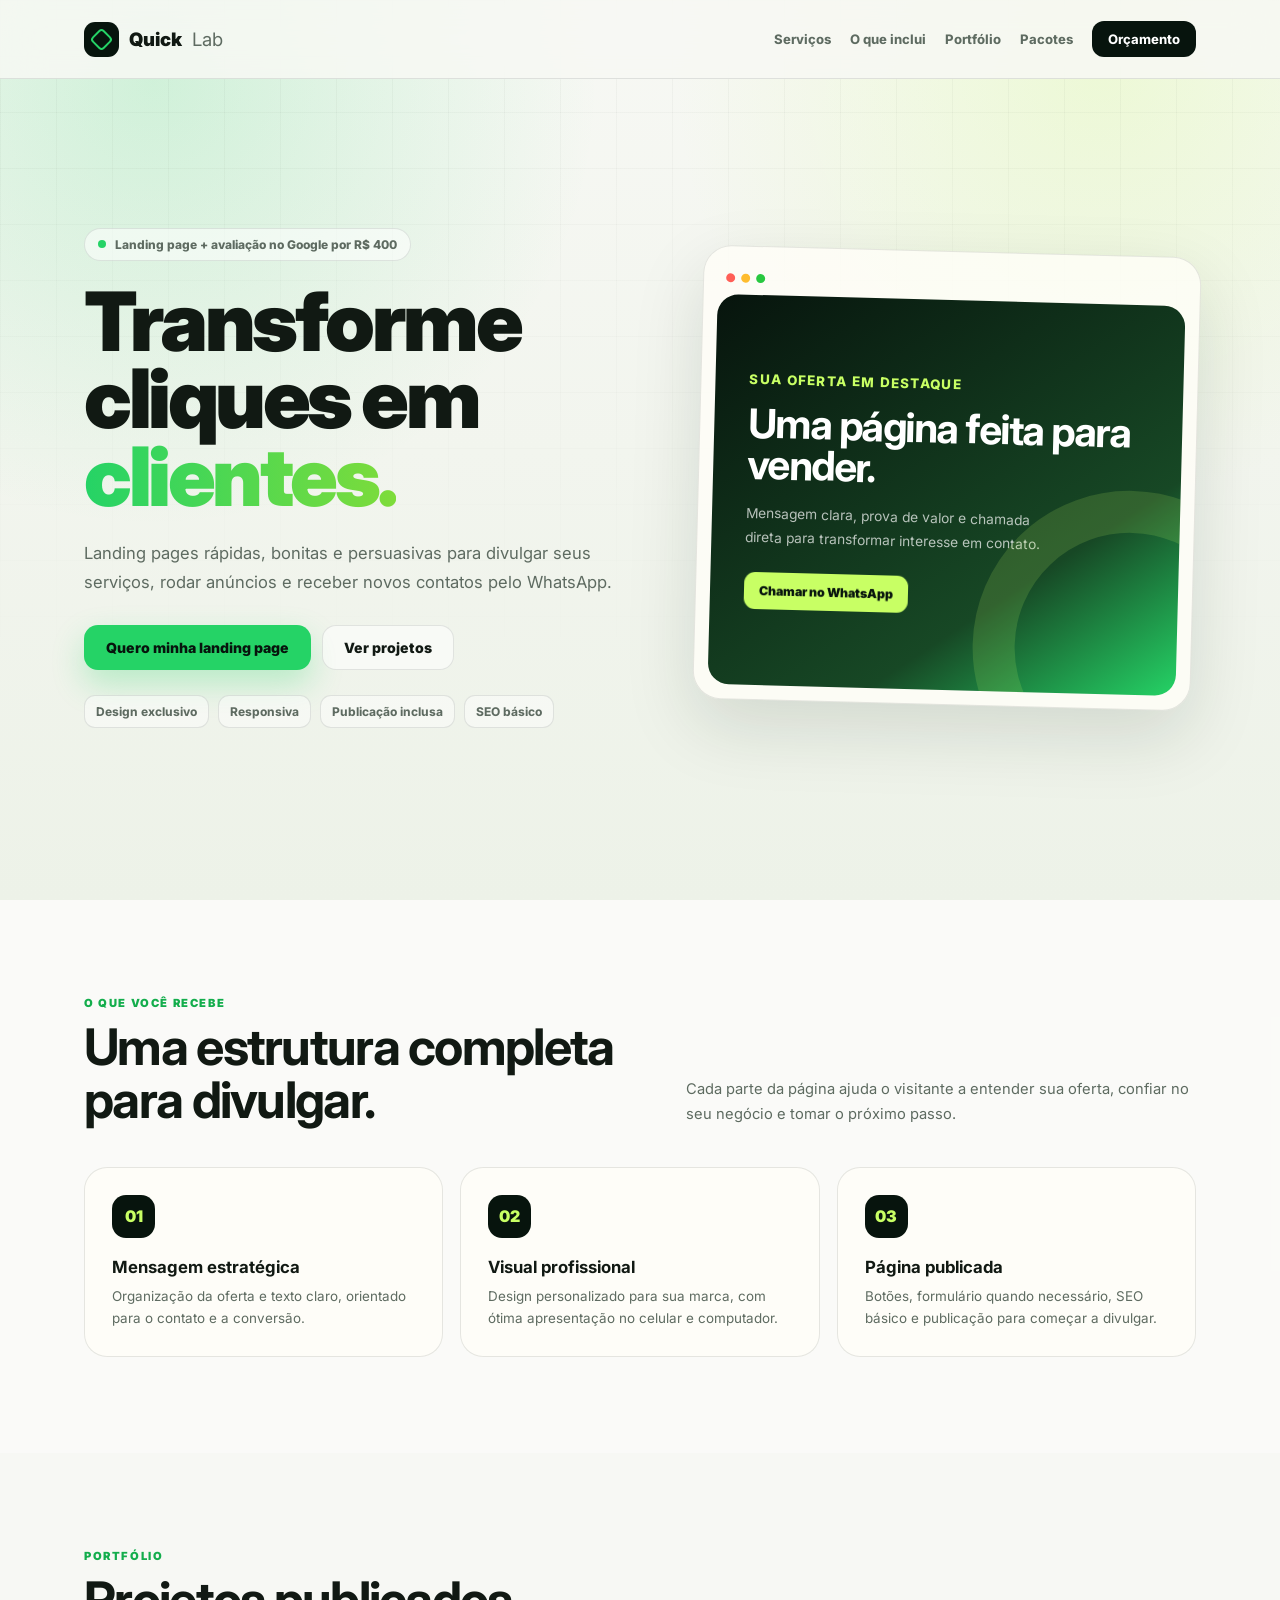
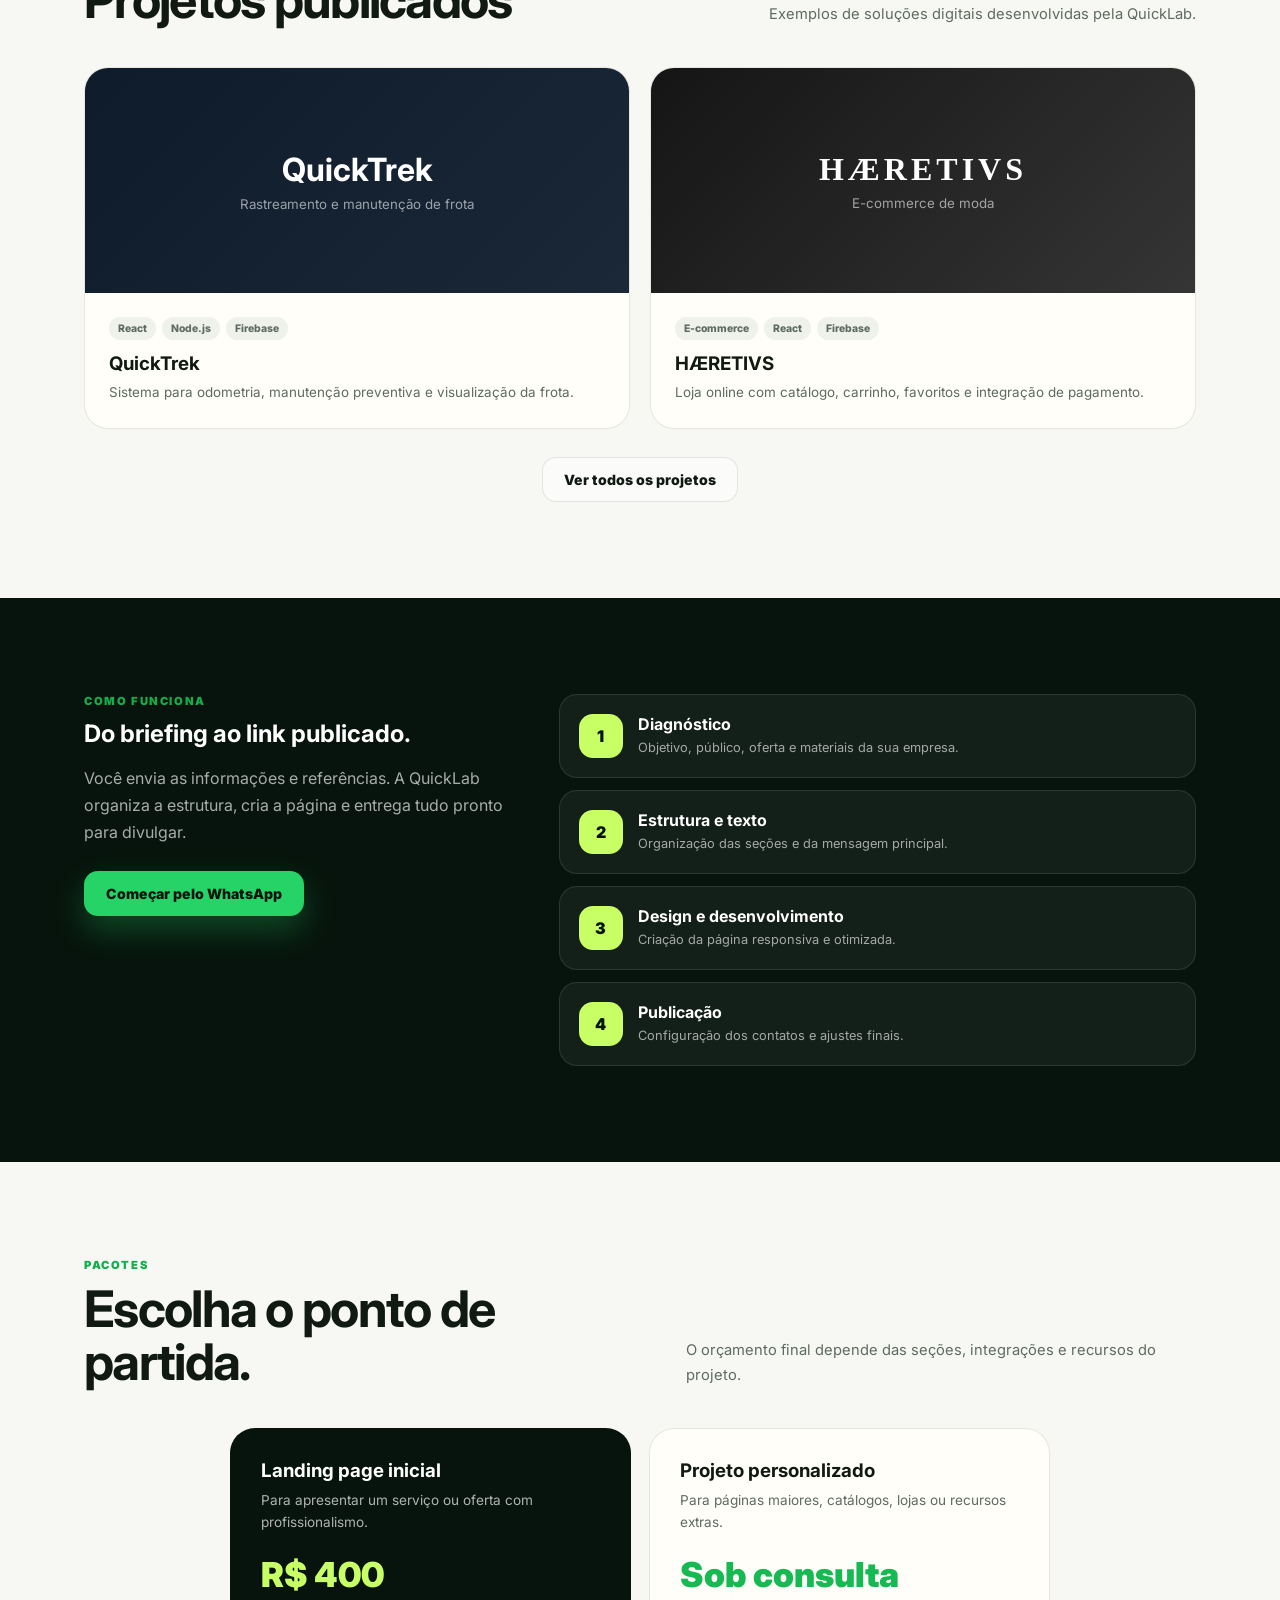
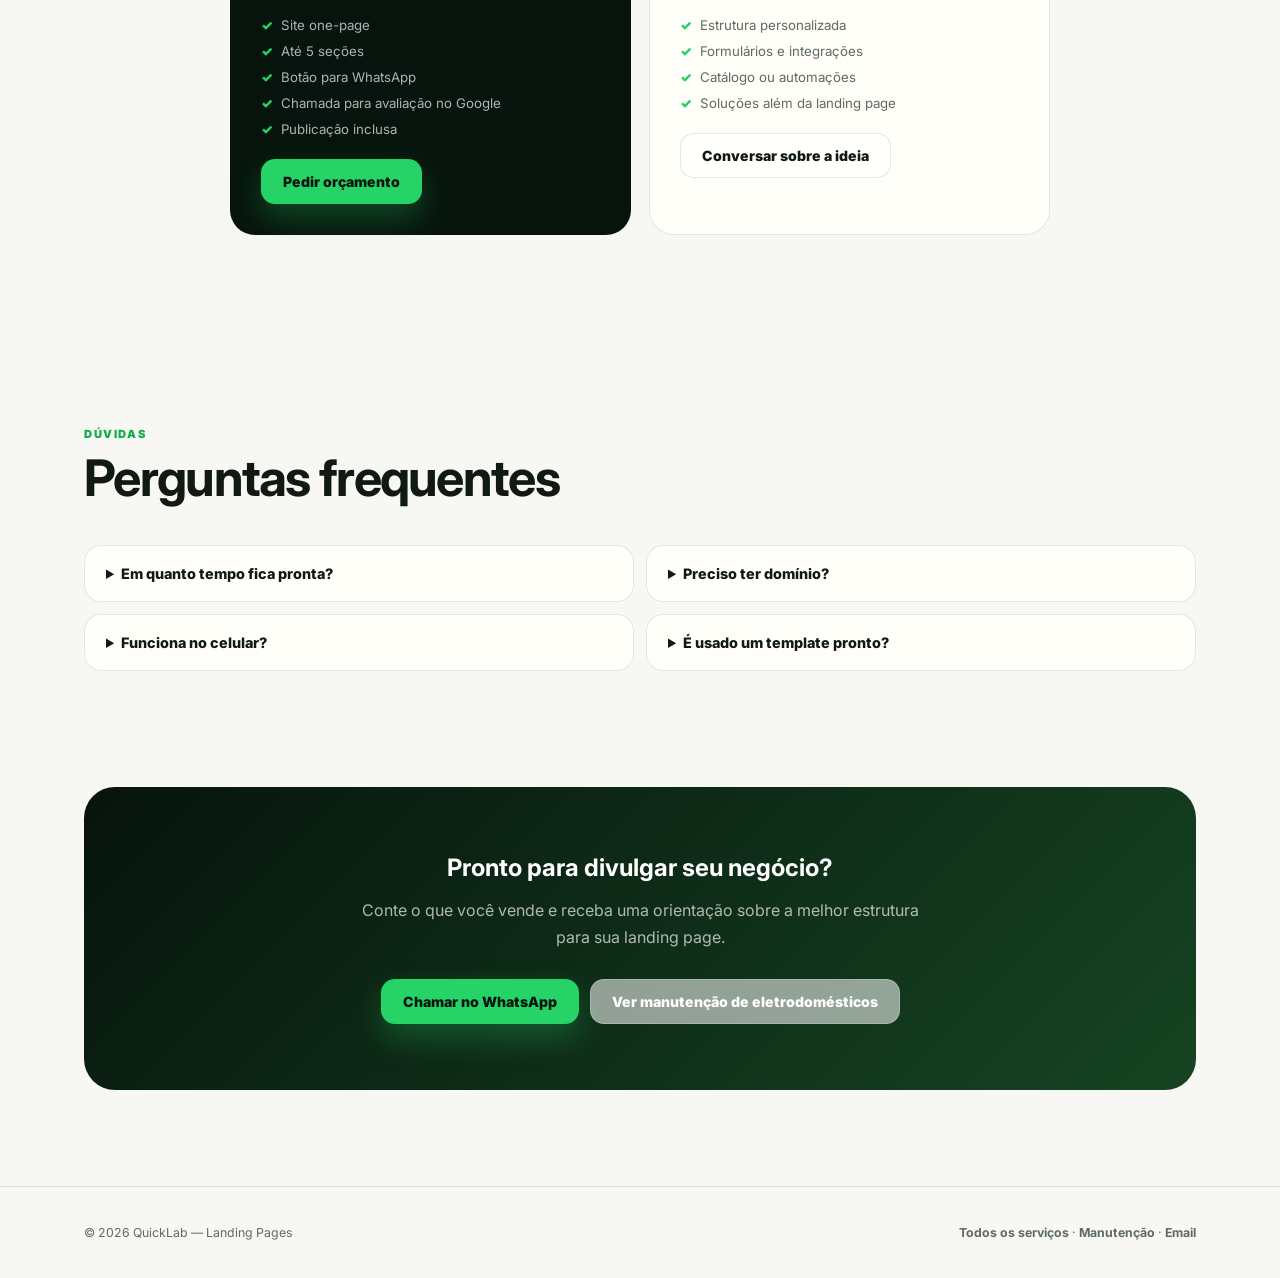
<file: landing-pages.html>
<!DOCTYPE html>
<html lang="pt-BR">
<head>
  <meta charset="UTF-8"><meta name="viewport" content="width=device-width,initial-scale=1">
  <meta name="description" content="Landing pages profissionais criadas pela QuickLab para divulgar serviços, captar contatos e vender pelo WhatsApp."><meta name="theme-color" content="#07140d">
  <title>Landing Pages Profissionais - QuickLab</title>
  <link rel="canonical" href="https://quicklab-77f90.web.app/landing-pages.html">
  <meta property="og:type" content="website"><meta property="og:locale" content="pt_BR"><meta property="og:site_name" content="QuickLab"><meta property="og:title" content="Landing Pages Profissionais - QuickLab"><meta property="og:description" content="Páginas profissionais e responsivas para divulgar serviços e gerar contatos pelo WhatsApp."><meta property="og:url" content="https://quicklab-77f90.web.app/landing-pages.html"><meta property="og:image" content="https://quicklab-77f90.web.app/quicklab-capa-google-720x720.png">
  <link rel="icon" type="image/svg+xml" href="data:image/svg+xml,%3Csvg xmlns='http://www.w3.org/2000/svg' viewBox='0 0 100 100'%3E%3Crect width='100' height='100' rx='20' fill='%23000'/%3E%3Cpath d='M30 30 L50 20 L70 30 L70 60 Q50 80 30 60 Z' fill='none' stroke='%2325d366' stroke-width='5'/%3E%3C/svg%3E">
  <link rel="preconnect" href="https://fonts.googleapis.com"><link rel="preconnect" href="https://fonts.gstatic.com" crossorigin><link href="https://fonts.googleapis.com/css2?family=Inter:wght@400;500;600;700;800;900&display=swap" rel="stylesheet">
  <style>
    :root{--bg:#f7f8f4;--bg2:#fffef8;--text:#111913;--muted:#5e6b61;--line:rgba(17,25,19,.1);--green:#25d366;--lime:#c8ff64;--ink:#07140d;--shadow:0 26px 70px rgba(15,35,21,.13)}*{box-sizing:border-box;margin:0;padding:0}html{scroll-behavior:smooth}body{font-family:'Inter',sans-serif;background:var(--bg);color:var(--text);-webkit-font-smoothing:antialiased}body::before{content:'';position:fixed;inset:0;z-index:-2;background:radial-gradient(circle at 12% 9%,rgba(37,211,102,.18),transparent 32%),radial-gradient(circle at 86% 8%,rgba(200,255,100,.2),transparent 31%),linear-gradient(180deg,var(--bg),#edf2e8)}body::after{content:'';position:fixed;inset:0;z-index:-1;background-image:linear-gradient(rgba(17,25,19,.035) 1px,transparent 1px),linear-gradient(90deg,rgba(17,25,19,.035) 1px,transparent 1px);background-size:56px 56px;mask-image:linear-gradient(to bottom,#000,transparent 75%)}a{color:inherit}.container{max-width:1160px;margin:auto;padding:0 24px}
    nav{position:fixed;inset:0 0 auto;z-index:30;background:rgba(247,248,244,.86);backdrop-filter:blur(20px);border-bottom:1px solid var(--line)}nav .container{height:78px;display:flex;align-items:center;justify-content:space-between;gap:20px}.logo{display:flex;align-items:center;gap:10px;text-decoration:none;font-size:1.16rem;font-weight:900}.logo b{font-weight:400;color:var(--muted)}.mark{width:35px;height:35px;border-radius:11px;background:var(--ink);display:grid;place-items:center}.mark::after{content:'';width:13px;height:13px;border:2px solid var(--green);border-radius:4px;transform:rotate(45deg)}.links{display:flex;align-items:center;gap:19px}.links a{text-decoration:none;font-size:.82rem;font-weight:750;color:var(--muted)}.links a:hover{color:var(--text)}.btn{display:inline-flex;justify-content:center;align-items:center;gap:8px;padding:13px 21px;border-radius:14px;text-decoration:none;font-size:.88rem;font-weight:850;border:1px solid transparent;transition:transform .25s,box-shadow .25s}.btn:hover{transform:translateY(-2px)}.primary{background:var(--green);color:var(--ink);box-shadow:0 14px 32px rgba(37,211,102,.28)}.ghost{border-color:var(--line);background:rgba(255,255,255,.55)}.nav-btn{background:var(--ink);color:#fff!important;padding:10px 16px;border-radius:12px}
    .hero{min-height:100vh;display:flex;align-items:center;padding:126px 0 70px}.hero-grid{display:grid;grid-template-columns:1.05fr .95fr;align-items:center;gap:64px}.badge{display:inline-flex;align-items:center;gap:9px;padding:8px 13px;border:1px solid var(--line);background:rgba(255,255,255,.55);border-radius:999px;font-size:.75rem;font-weight:800;color:var(--muted);margin-bottom:22px}.badge i{width:8px;height:8px;background:var(--green);border-radius:50%}.hero h1{font-size:clamp(2.8rem,6.4vw,5.25rem);line-height:.95;letter-spacing:-3.5px;font-weight:900;margin-bottom:23px}.hero h1 span{color:transparent;background:linear-gradient(90deg,var(--green),#7edc3a);-webkit-background-clip:text;background-clip:text}.hero p{font-size:1.04rem;line-height:1.75;color:var(--muted);max-width:620px}.actions{display:flex;gap:11px;flex-wrap:wrap;margin-top:28px}.proof{display:flex;gap:9px;flex-wrap:wrap;margin-top:25px}.proof span{font-size:.75rem;font-weight:750;color:var(--muted);padding:8px 11px;border:1px solid var(--line);border-radius:11px;background:rgba(255,255,255,.45)}
    .mock{background:rgba(255,254,248,.8);border:1px solid var(--line);border-radius:28px;padding:14px;box-shadow:var(--shadow);transform:rotate(1.5deg)}.mock-top{height:34px;display:flex;gap:6px;align-items:center;padding:0 8px}.mock-top i{width:9px;height:9px;border-radius:50%;background:#ff5f57}.mock-top i:nth-child(2){background:#febc2e}.mock-top i:nth-child(3){background:#28c840}.mock-body{min-height:390px;border-radius:21px;background:linear-gradient(145deg,var(--ink),#174825 70%,var(--green));padding:42px 34px;color:#fff;display:flex;flex-direction:column;justify-content:center;position:relative;overflow:hidden}.mock-body::after{content:'';position:absolute;width:230px;height:230px;border:42px solid rgba(200,255,100,.15);border-radius:50%;right:-110px;bottom:-110px}.mock-body small{font-weight:800;color:var(--lime);text-transform:uppercase;letter-spacing:1.3px}.mock-body h2{font-size:2.55rem;line-height:1;letter-spacing:-1.5px;margin:16px 0}.mock-body p{color:rgba(255,255,255,.7);font-size:.86rem;max-width:320px}.mock-button{width:max-content;margin-top:23px;background:var(--lime);color:var(--ink);padding:11px 15px;border-radius:11px;font-size:.78rem;font-weight:900;position:relative;z-index:1}
    section{padding:96px 0}.head{display:flex;align-items:end;justify-content:space-between;gap:32px;margin-bottom:40px}.eyebrow{font-size:.7rem;font-weight:900;color:#13ad4c;letter-spacing:1.6px;text-transform:uppercase;margin-bottom:11px}.head h2,section>div>h2{font-size:clamp(2rem,4vw,3.15rem);line-height:1.05;letter-spacing:-1.7px}.head p{max-width:510px;color:var(--muted);line-height:1.7;font-size:.92rem}
    #entrega{background:rgba(255,255,255,.35)}.deliver{display:grid;grid-template-columns:repeat(3,1fr);gap:17px}.card{padding:27px;border:1px solid var(--line);border-radius:23px;background:rgba(255,254,248,.78)}.num{width:43px;height:43px;border-radius:14px;background:var(--ink);color:var(--lime);display:grid;place-items:center;font-weight:900;margin-bottom:19px}.card h3{font-size:1.05rem;margin-bottom:8px}.card p{font-size:.84rem;line-height:1.65;color:var(--muted)}
    .portfolio{display:grid;grid-template-columns:1fr 1fr;gap:20px}.project{display:block;text-decoration:none;border:1px solid var(--line);border-radius:24px;overflow:hidden;background:var(--bg2);transition:transform .25s,box-shadow .25s}.project:hover{transform:translateY(-5px);box-shadow:var(--shadow)}.thumb{height:225px;display:grid;place-items:center;color:#fff;text-align:center}.thumb b{font-size:2rem}.thumb small{display:block;margin-top:7px;color:rgba(255,255,255,.58)}.project-info{padding:24px}.tags{display:flex;gap:6px;flex-wrap:wrap;margin-bottom:12px}.tags span{font-size:.65rem;font-weight:800;padding:5px 9px;border-radius:999px;background:#eef2e8;color:var(--muted)}.project-info p{margin-top:7px;color:var(--muted);font-size:.84rem;line-height:1.6}
    #processo{background:var(--ink);color:#fff}.process{display:grid;grid-template-columns:.8fr 1.2fr;gap:50px}.process-copy p{color:rgba(255,255,255,.65);line-height:1.7;margin:17px 0 25px}.steps{display:grid;gap:12px}.step{display:grid;grid-template-columns:44px 1fr;gap:15px;padding:19px;border:1px solid rgba(255,255,255,.1);border-radius:18px;background:rgba(255,255,255,.05)}.step i{width:44px;height:44px;border-radius:14px;background:var(--lime);color:var(--ink);display:grid;place-items:center;font-style:normal;font-weight:900}.step p{font-size:.8rem;color:rgba(255,255,255,.62);line-height:1.55;margin-top:4px}
    .plans{display:grid;grid-template-columns:1fr 1fr;gap:18px;max-width:820px;margin:auto}.plan{padding:30px;border:1px solid var(--line);border-radius:25px;background:var(--bg2)}.plan.featured{background:var(--ink);color:#fff}.plan p{color:var(--muted);font-size:.85rem;line-height:1.6;margin-top:8px}.featured p,.featured li{color:rgba(255,255,255,.68)!important}.price{font-size:2.15rem;font-weight:900;color:#16b952;margin:20px 0}.featured .price{color:var(--lime)}.plan ul{display:grid;gap:10px;margin:22px 0}.plan li{list-style:none;color:var(--muted);font-size:.83rem}.plan li::before{content:'✓';color:var(--green);font-weight:900;margin-right:8px}
    .faq{display:grid;grid-template-columns:1fr 1fr;gap:12px}details{padding:19px 21px;border:1px solid var(--line);border-radius:17px;background:var(--bg2)}summary{cursor:pointer;font-weight:800;font-size:.9rem}details p{font-size:.82rem;line-height:1.65;color:var(--muted);margin-top:10px}.cta{padding-top:20px}.cta-box{text-align:center;background:linear-gradient(135deg,var(--ink),#164422);color:#fff;border-radius:31px;padding:66px 32px}.cta-box p{color:rgba(255,255,255,.67);line-height:1.7;max-width:580px;margin:15px auto 27px}.cta-box .actions{justify-content:center}footer{padding:38px 0;border-top:1px solid var(--line)}footer .container{display:flex;justify-content:space-between;gap:18px;flex-wrap:wrap;color:var(--muted);font-size:.77rem}footer a{text-decoration:none;font-weight:700}
    @media(max-width:900px){.hero-grid,.process{grid-template-columns:1fr}.mock{max-width:600px;margin:auto}.deliver{grid-template-columns:1fr 1fr}.head{display:block}.head p{margin-top:12px}}
    @media(max-width:690px){.links a:not(.nav-btn){display:none}.container{padding:0 18px}.hero{padding-top:112px}.hero h1{letter-spacing:-2.4px}.mock-body{min-height:330px;padding:32px 24px}.deliver,.portfolio,.plans,.faq{grid-template-columns:1fr}section{padding:74px 0}.head{margin-bottom:28px}.cta-box{padding:50px 22px}}
  </style>
</head>
<body>
  <nav><div class="container"><a href="index.html" class="logo"><span class="mark"></span>Quick<b>Lab</b></a><div class="links"><a href="index.html">Serviços</a><a href="#entrega">O que inclui</a><a href="#portfolio">Portfólio</a><a href="#pacotes">Pacotes</a><a href="#contato" class="nav-btn">Orçamento</a></div></div></nav>
  <main>
    <section class="hero"><div class="container"><div class="hero-grid"><div><div class="badge"><i></i> Landing page + avaliação no Google por R$ 400</div><h1>Transforme cliques em <span>clientes.</span></h1><p>Landing pages rápidas, bonitas e persuasivas para divulgar seus serviços, rodar anúncios e receber novos contatos pelo WhatsApp.</p><div class="actions"><a class="btn primary" href="https://wa.me/5541999087024?text=Oi%2C%20quero%20uma%20landing%20page%20para%20meu%20negocio" target="_blank" rel="noopener">Quero minha landing page</a><a class="btn ghost" href="#portfolio">Ver projetos</a></div><div class="proof"><span>Design exclusivo</span><span>Responsiva</span><span>Publicação inclusa</span><span>SEO básico</span></div></div><div class="mock"><div class="mock-top"><i></i><i></i><i></i></div><div class="mock-body"><small>Sua oferta em destaque</small><h2>Uma página feita para vender.</h2><p>Mensagem clara, prova de valor e chamada direta para transformar interesse em contato.</p><div class="mock-button">Chamar no WhatsApp</div></div></div></div></div></section>
    <section id="entrega"><div class="container"><div class="head"><div><div class="eyebrow">O que você recebe</div><h2>Uma estrutura completa para divulgar.</h2></div><p>Cada parte da página ajuda o visitante a entender sua oferta, confiar no seu negócio e tomar o próximo passo.</p></div><div class="deliver"><div class="card"><div class="num">01</div><h3>Mensagem estratégica</h3><p>Organização da oferta e texto claro, orientado para o contato e a conversão.</p></div><div class="card"><div class="num">02</div><h3>Visual profissional</h3><p>Design personalizado para sua marca, com ótima apresentação no celular e computador.</p></div><div class="card"><div class="num">03</div><h3>Página publicada</h3><p>Botões, formulário quando necessário, SEO básico e publicação para começar a divulgar.</p></div></div></div></section>
    <section id="portfolio"><div class="container"><div class="head"><div><div class="eyebrow">Portfólio</div><h2>Projetos publicados</h2></div><p>Exemplos de soluções digitais desenvolvidas pela QuickLab.</p></div><div class="portfolio"><a class="project" href="https://quicktrek-5a770.web.app/" target="_blank" rel="noopener"><div class="thumb" style="background:linear-gradient(135deg,#0d1b2a,#1b2838)"><div><b>QuickTrek</b><small>Rastreamento e manutenção de frota</small></div></div><div class="project-info"><div class="tags"><span>React</span><span>Node.js</span><span>Firebase</span></div><h3>QuickTrek</h3><p>Sistema para odometria, manutenção preventiva e visualização da frota.</p></div></a><a class="project" href="https://haereticus-ac69b.web.app/" target="_blank" rel="noopener"><div class="thumb" style="background:linear-gradient(135deg,#151515,#353535)"><div><b style="font-family:serif;letter-spacing:4px">HÆRETIVS</b><small>E-commerce de moda</small></div></div><div class="project-info"><div class="tags"><span>E-commerce</span><span>React</span><span>Firebase</span></div><h3>HÆRETIVS</h3><p>Loja online com catálogo, carrinho, favoritos e integração de pagamento.</p></div></a></div><div class="actions" style="justify-content:center"><a class="btn ghost" href="projetos.html">Ver todos os projetos</a></div></div></section>
    <section id="processo"><div class="container"><div class="process"><div class="process-copy"><div class="eyebrow">Como funciona</div><h2>Do briefing ao link publicado.</h2><p>Você envia as informações e referências. A QuickLab organiza a estrutura, cria a página e entrega tudo pronto para divulgar.</p><a class="btn primary" href="https://wa.me/5541999087024?text=Oi%2C%20quero%20entender%20como%20funciona%20a%20criacao%20da%20landing%20page" target="_blank" rel="noopener">Começar pelo WhatsApp</a></div><div class="steps"><div class="step"><i>1</i><div><b>Diagnóstico</b><p>Objetivo, público, oferta e materiais da sua empresa.</p></div></div><div class="step"><i>2</i><div><b>Estrutura e texto</b><p>Organização das seções e da mensagem principal.</p></div></div><div class="step"><i>3</i><div><b>Design e desenvolvimento</b><p>Criação da página responsiva e otimizada.</p></div></div><div class="step"><i>4</i><div><b>Publicação</b><p>Configuração dos contatos e ajustes finais.</p></div></div></div></div></div></section>
    <section id="pacotes"><div class="container"><div class="head"><div><div class="eyebrow">Pacotes</div><h2>Escolha o ponto de partida.</h2></div><p>O orçamento final depende das seções, integrações e recursos do projeto.</p></div><div class="plans"><div class="plan featured"><h3>Landing page inicial</h3><p>Para apresentar um serviço ou oferta com profissionalismo.</p><div class="price">R$ 400</div><ul><li>Site one-page</li><li>Até 5 seções</li><li>Botão para WhatsApp</li><li>Chamada para avaliação no Google</li><li>Publicação inclusa</li></ul><a class="btn primary" href="https://wa.me/5541999087024?text=Oi%2C%20tenho%20interesse%20na%20landing%20page%20de%20R%24%20400" target="_blank" rel="noopener">Pedir orçamento</a></div><div class="plan"><h3>Projeto personalizado</h3><p>Para páginas maiores, catálogos, lojas ou recursos extras.</p><div class="price">Sob consulta</div><ul><li>Estrutura personalizada</li><li>Formulários e integrações</li><li>Catálogo ou automações</li><li>Soluções além da landing page</li></ul><a class="btn ghost" href="https://wa.me/5541999087024?text=Oi%2C%20preciso%20de%20um%20projeto%20digital%20personalizado" target="_blank" rel="noopener">Conversar sobre a ideia</a></div></div></div></section>
    <section id="faq"><div class="container"><div class="head"><div><div class="eyebrow">Dúvidas</div><h2>Perguntas frequentes</h2></div></div><div class="faq"><details><summary>Em quanto tempo fica pronta?</summary><p>Uma página simples normalmente pode ser entregue em poucos dias úteis, dependendo do projeto e do envio das informações.</p></details><details><summary>Preciso ter domínio?</summary><p>Não obrigatoriamente. A QuickLab pode orientar a compra ou publicar em uma hospedagem temporária.</p></details><details><summary>Funciona no celular?</summary><p>Sim. O layout é desenvolvido para celular e computador.</p></details><details><summary>É usado um template pronto?</summary><p>A estrutura e o visual são adaptados para sua oferta, marca e objetivo.</p></details></div></div></section>
    <section class="cta" id="contato"><div class="container"><div class="cta-box"><h2>Pronto para divulgar seu negócio?</h2><p>Conte o que você vende e receba uma orientação sobre a melhor estrutura para sua landing page.</p><div class="actions"><a class="btn primary" href="https://wa.me/5541999087024?text=Oi%2C%20quero%20criar%20uma%20landing%20page" target="_blank" rel="noopener">Chamar no WhatsApp</a><a class="btn ghost" style="color:#fff;border-color:rgba(255,255,255,.22)" href="index.html">Ver manutenção de eletrodomésticos</a></div></div></div></section>
  </main>
  <footer><div class="container"><span>&copy; 2026 QuickLab — Landing Pages</span><span><a href="index.html">Todos os serviços</a> · <a href="manutencao.html">Manutenção</a> · <a href="mailto:quicklaboratory777@gmail.com">Email</a></span></div></footer>
</body>
</html>
</file>
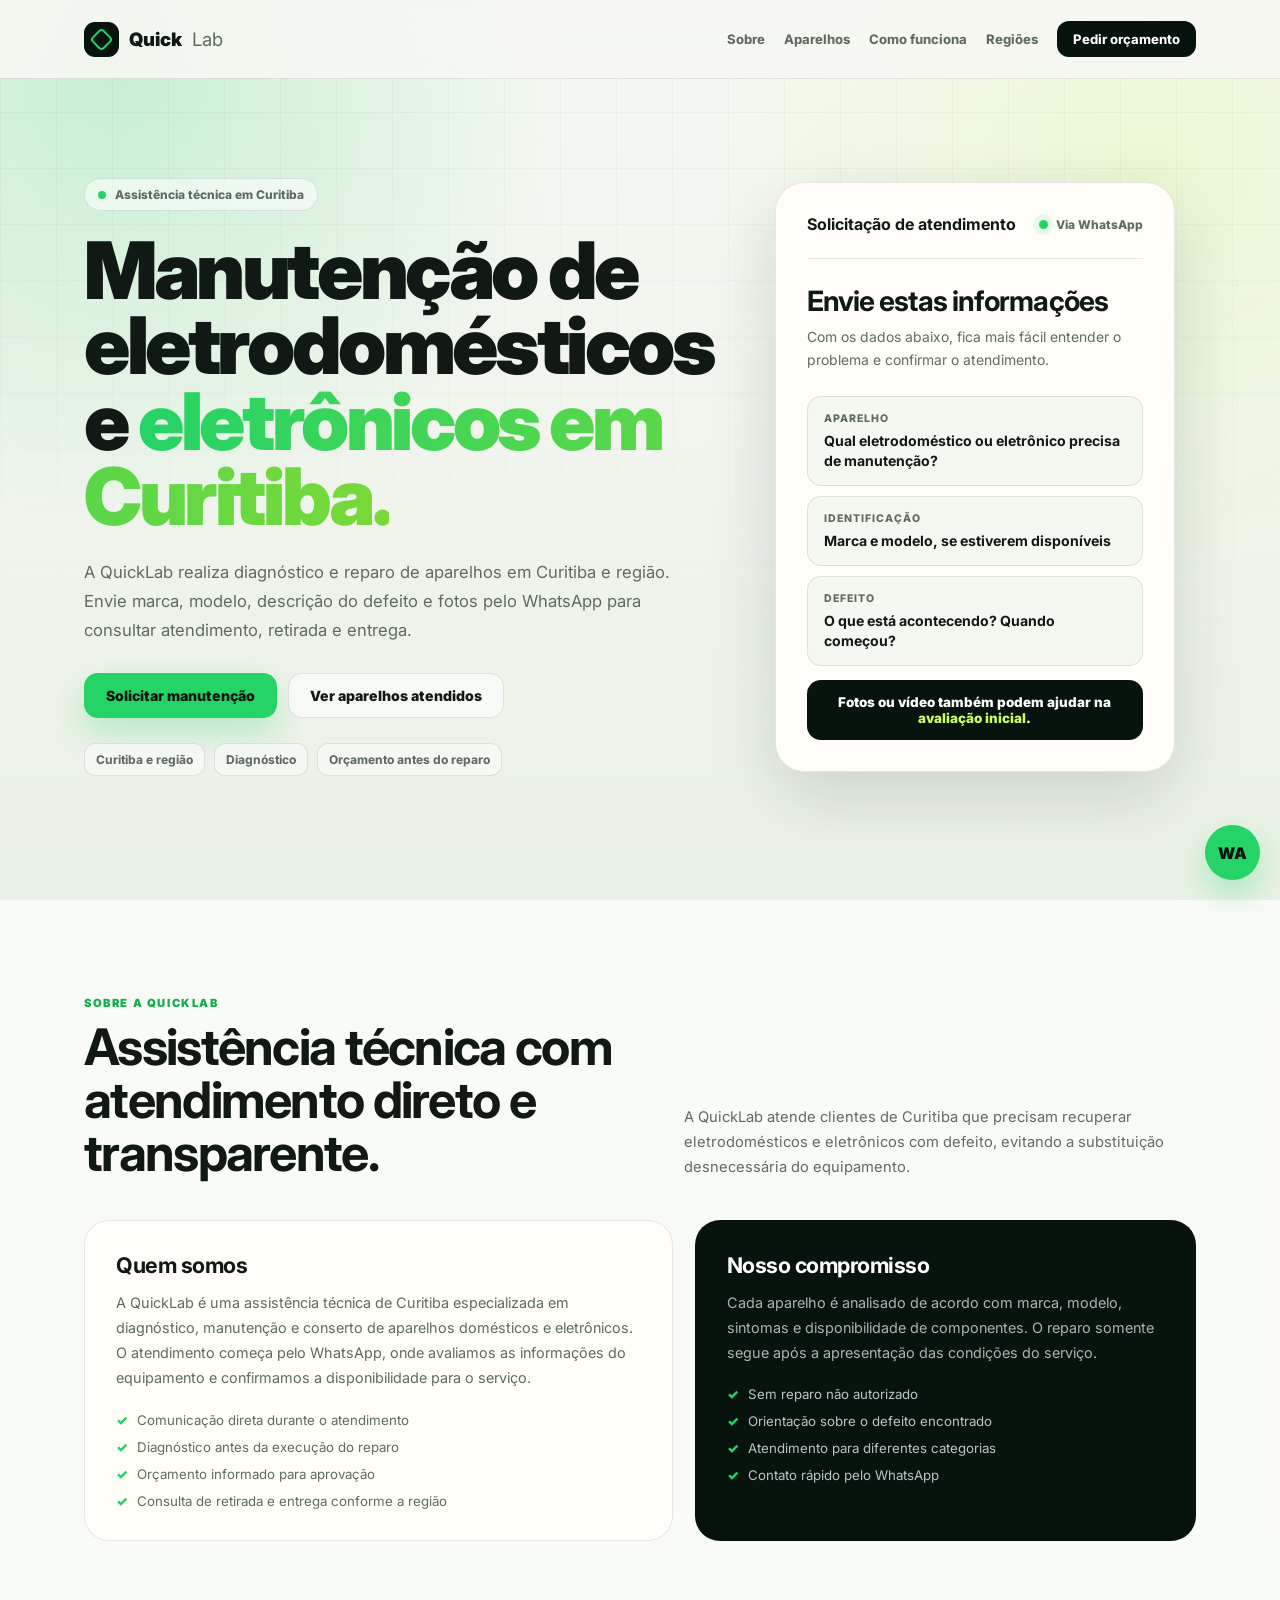
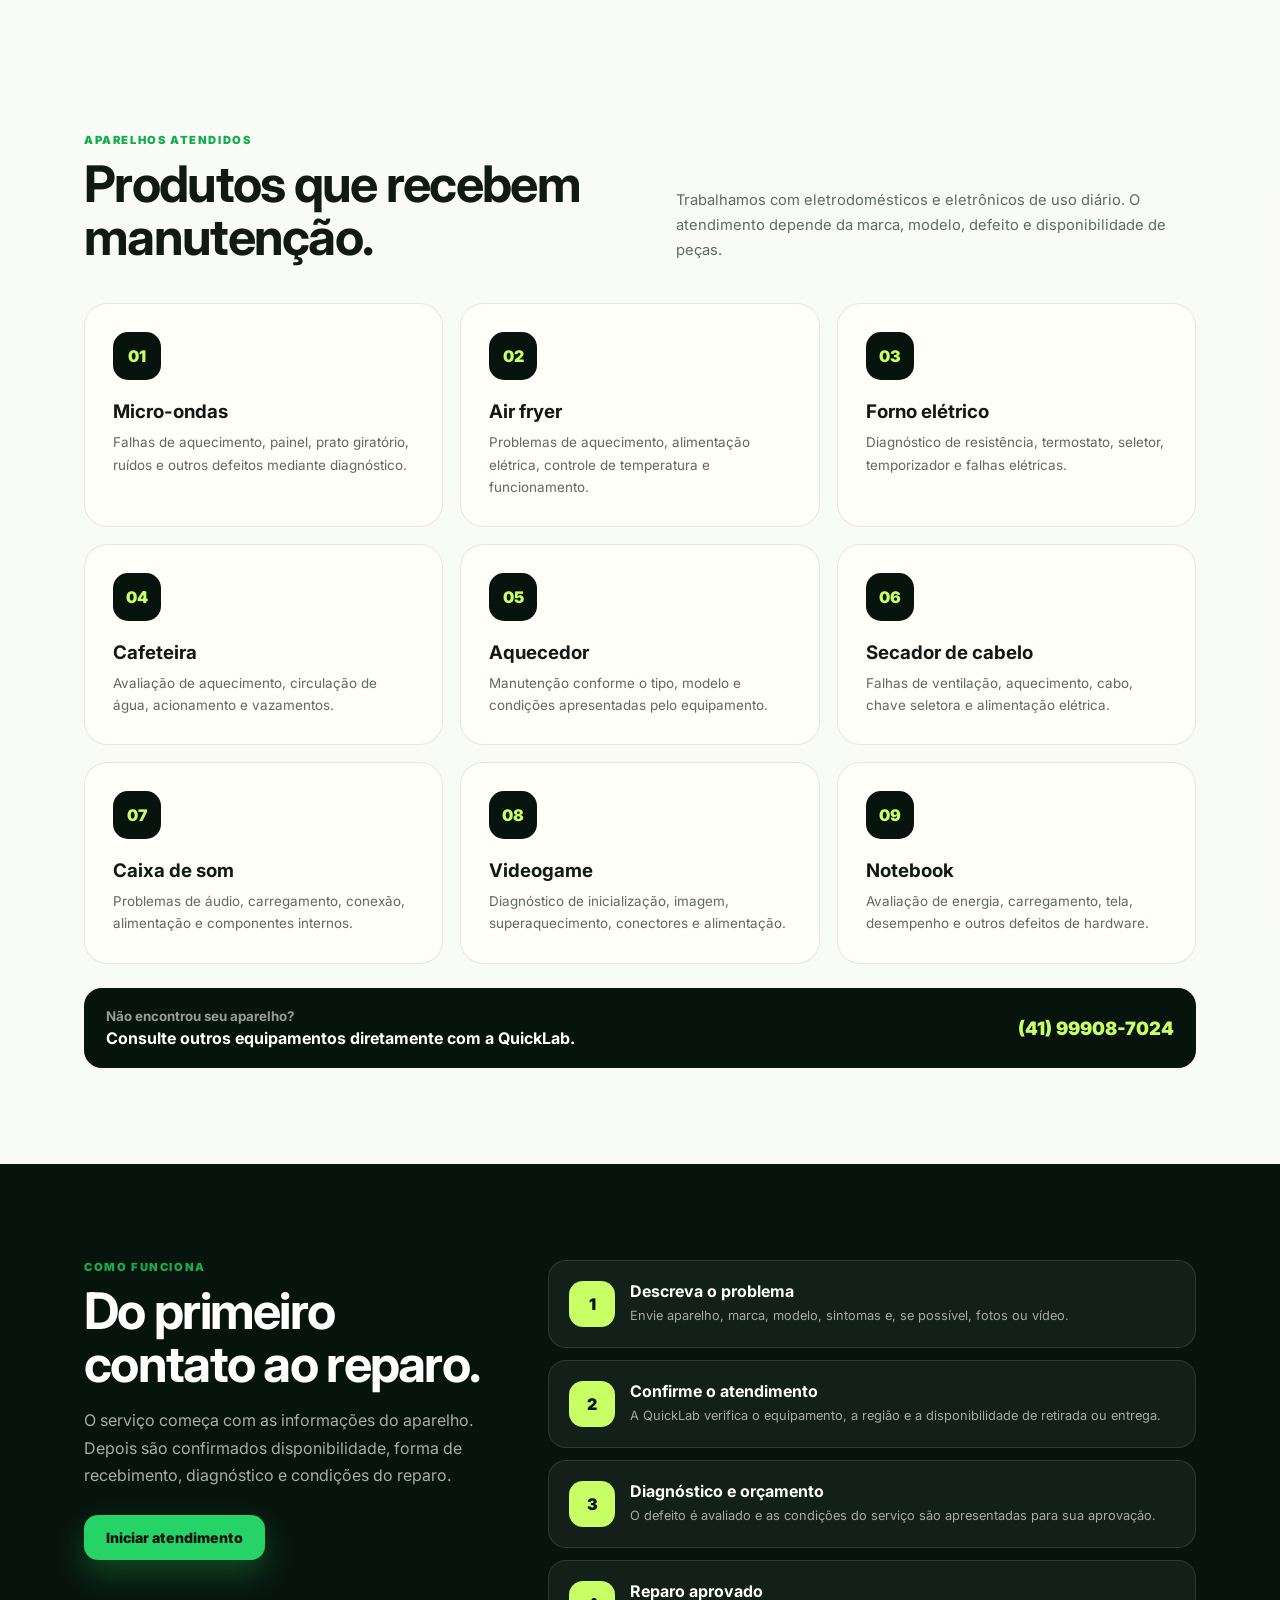
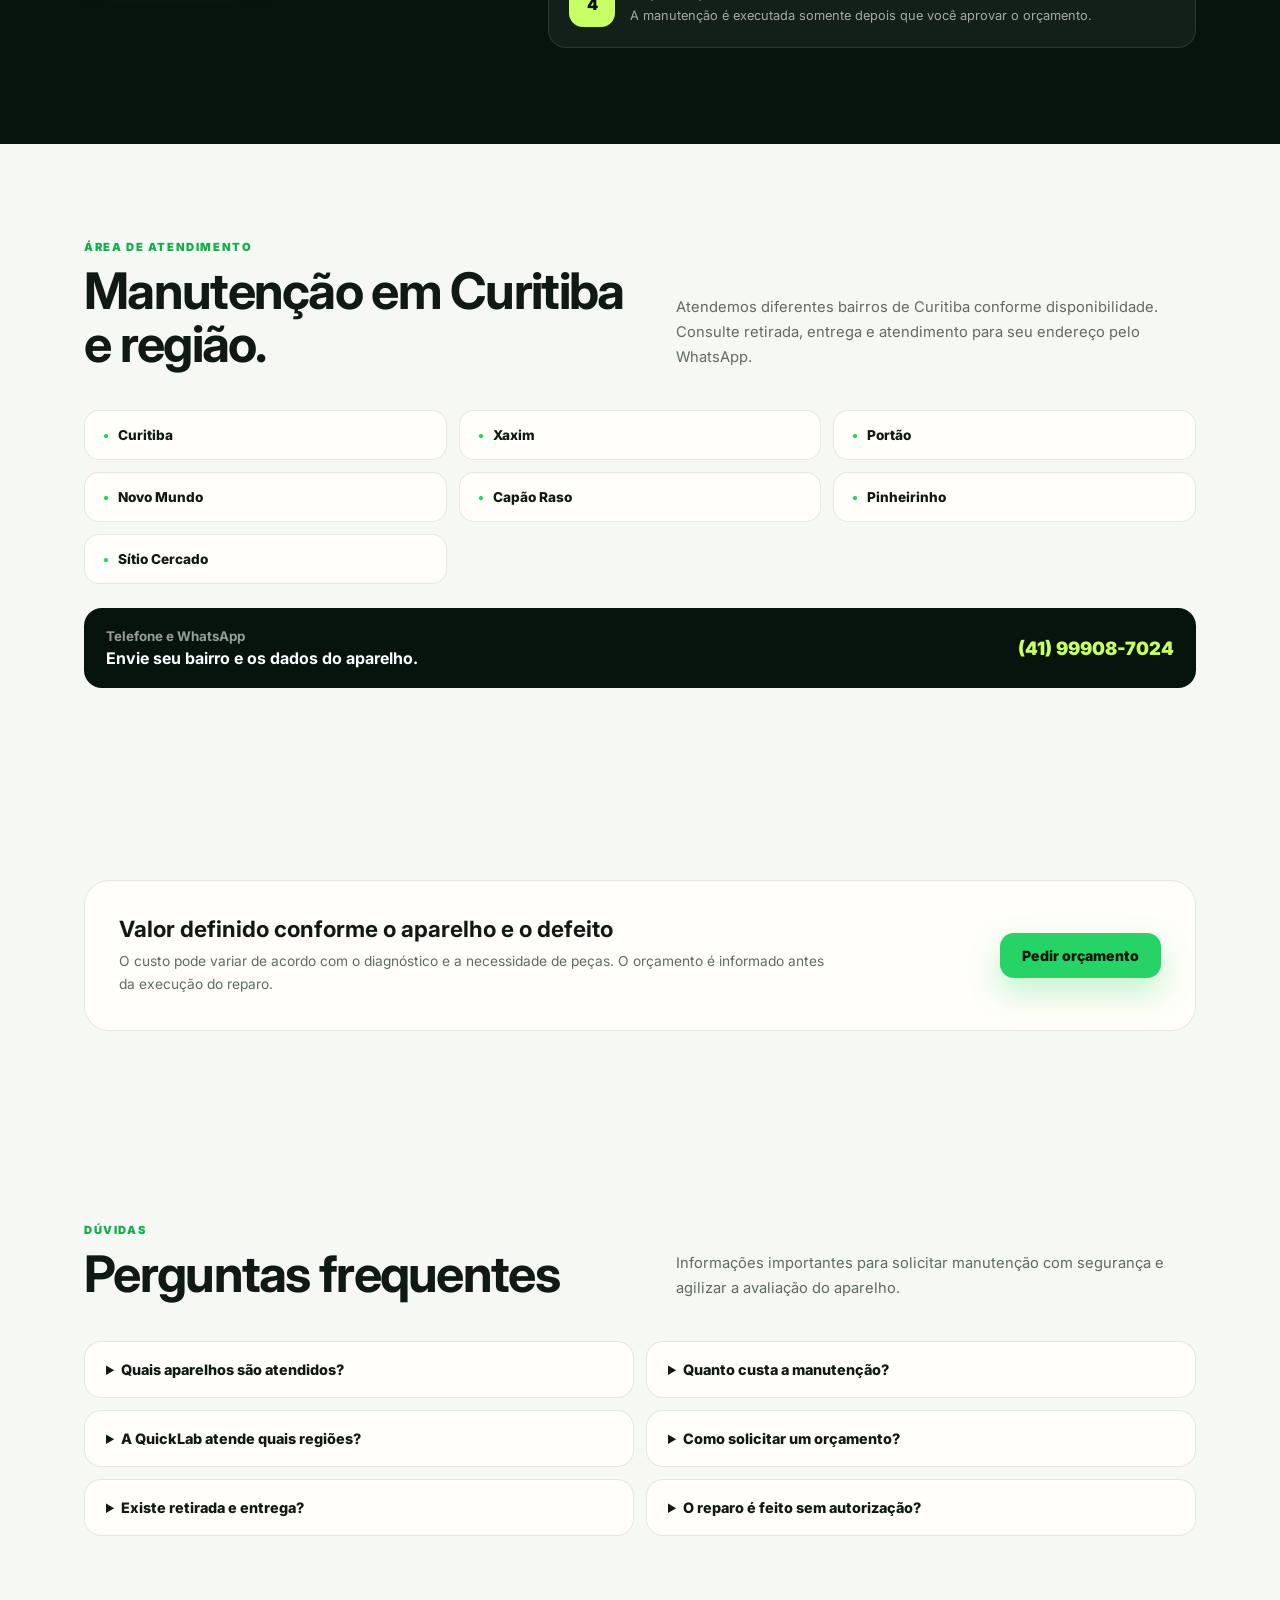
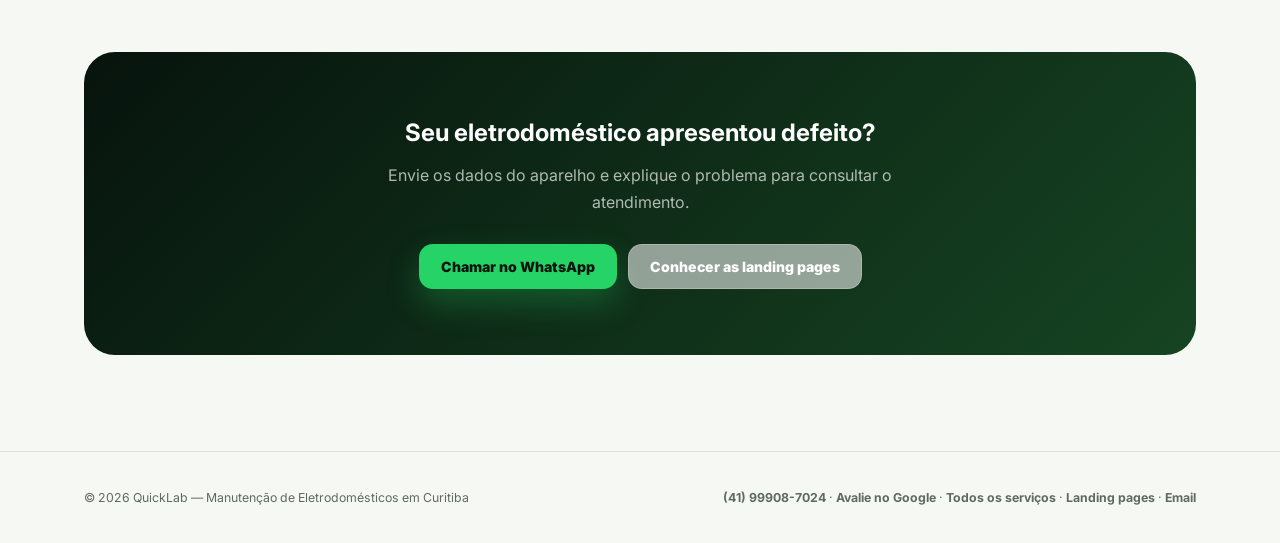
<file: manutencao.html>
<!DOCTYPE html>
<html lang="pt-BR">
<head>
  <meta charset="UTF-8"><meta name="viewport" content="width=device-width,initial-scale=1">
  <meta name="description" content="Manutenção de eletrodomésticos e eletrônicos em Curitiba. Reparo de micro-ondas, air fryer, forno elétrico, cafeteira, aquecedor, secador, caixa de som, videogame e notebook."><meta name="theme-color" content="#07140d">
  <title>Manutenção de Eletrodomésticos em Curitiba | QuickLab</title>
  <link rel="canonical" href="https://quicklab-77f90.web.app/manutencao.html">
  <meta property="og:type" content="website"><meta property="og:locale" content="pt_BR"><meta property="og:site_name" content="QuickLab">
  <meta property="og:title" content="Manutenção de Eletrodomésticos em Curitiba | QuickLab">
  <meta property="og:description" content="Diagnóstico e reparo de eletrodomésticos e eletrônicos em Curitiba. Consulte atendimento, retirada e entrega pelo WhatsApp.">
  <meta property="og:url" content="https://quicklab-77f90.web.app/manutencao.html"><meta property="og:image" content="https://quicklab-77f90.web.app/quicklab-capa-google-720x720.png">
  <meta name="twitter:card" content="summary_large_image"><meta name="twitter:title" content="Manutenção de Eletrodomésticos em Curitiba | QuickLab"><meta name="twitter:description" content="Reparo de eletrodomésticos e eletrônicos em Curitiba e região."><meta name="twitter:image" content="https://quicklab-77f90.web.app/quicklab-capa-google-720x720.png">
  <link rel="icon" type="image/svg+xml" href="data:image/svg+xml,%3Csvg xmlns='http://www.w3.org/2000/svg' viewBox='0 0 100 100'%3E%3Crect width='100' height='100' rx='20' fill='%23000'/%3E%3Cpath d='M30 30 L50 20 L70 30 L70 60 Q50 80 30 60 Z' fill='none' stroke='%2325d366' stroke-width='5'/%3E%3C/svg%3E">
  <link rel="preconnect" href="https://fonts.googleapis.com"><link rel="preconnect" href="https://fonts.gstatic.com" crossorigin><link href="https://fonts.googleapis.com/css2?family=Inter:wght@400;500;600;700;800;900&display=swap" rel="stylesheet">
  <script type="application/ld+json">
  {
    "@context":"https://schema.org",
    "@graph":[
      {
        "@type":["LocalBusiness","HomeAndConstructionBusiness"],
        "@id":"https://quicklab-77f90.web.app/#business",
        "name":"QuickLab",
        "alternateName":["QuickLab Curitiba","QuickLab Assistência Técnica"],
        "description":"Manutenção e conserto de eletrodomésticos e eletrônicos em Curitiba e região.",
        "url":"https://quicklab-77f90.web.app/manutencao.html",
        "image":"https://quicklab-77f90.web.app/quicklab-capa-google-720x720.png",
        "telephone":"+55 41 99908-7024",
        "email":"quicklaboratory777@gmail.com",
        "priceRange":"Sob orçamento",
        "hasMap":"https://www.google.com/maps?cid=403025483358423521",
        "areaServed":["Curitiba","Xaxim","Portão","Novo Mundo","Capão Raso","Pinheirinho","Sítio Cercado"],
        "sameAs":["https://www.google.com/maps?cid=403025483358423521","https://www.facebook.com/profile.php?id=61577555251016&locale=pt_BR"],
        "hasOfferCatalog":{"@type":"OfferCatalog","name":"Serviços de manutenção","itemListElement":[
          {"@type":"Offer","itemOffered":{"@type":"Service","name":"Reparo de micro-ondas"}},
          {"@type":"Offer","itemOffered":{"@type":"Service","name":"Reparo de air fryer"}},
          {"@type":"Offer","itemOffered":{"@type":"Service","name":"Conserto de forno elétrico"}},
          {"@type":"Offer","itemOffered":{"@type":"Service","name":"Conserto de cafeteira"}},
          {"@type":"Offer","itemOffered":{"@type":"Service","name":"Conserto de aquecedor"}},
          {"@type":"Offer","itemOffered":{"@type":"Service","name":"Conserto de secador de cabelo"}},
          {"@type":"Offer","itemOffered":{"@type":"Service","name":"Conserto de caixa de som"}},
          {"@type":"Offer","itemOffered":{"@type":"Service","name":"Conserto de videogame"}},
          {"@type":"Offer","itemOffered":{"@type":"Service","name":"Conserto de notebook"}}
        ]}
      },
      {
        "@type":"FAQPage",
        "mainEntity":[
          {"@type":"Question","name":"Quais aparelhos são atendidos?","acceptedAnswer":{"@type":"Answer","text":"A QuickLab atende micro-ondas, air fryer, forno elétrico, cafeteira, aquecedor, secador de cabelo, caixa de som, videogame, notebook e outros equipamentos mediante consulta."}},
          {"@type":"Question","name":"Quanto custa a manutenção?","acceptedAnswer":{"@type":"Answer","text":"O valor depende do aparelho, do defeito identificado e das peças necessárias. O orçamento é informado antes do reparo."}},
          {"@type":"Question","name":"A QuickLab atende quais regiões?","acceptedAnswer":{"@type":"Answer","text":"O atendimento cobre Curitiba, incluindo Xaxim, Portão, Novo Mundo, Capão Raso, Pinheirinho e Sítio Cercado, conforme disponibilidade."}},
          {"@type":"Question","name":"Como solicitar um orçamento?","acceptedAnswer":{"@type":"Answer","text":"Envie pelo WhatsApp o aparelho, marca, modelo, descrição do defeito e, se possível, fotos ou vídeo."}}
        ]
      }
    ]
  }
  </script>
  <style>
    :root{--bg:#f6f8f3;--bg2:#fffef9;--text:#101913;--muted:#5e6b61;--line:rgba(16,25,19,.1);--green:#25d366;--lime:#c8ff64;--ink:#07140d;--shadow:0 26px 70px rgba(15,35,21,.14)}*{box-sizing:border-box;margin:0;padding:0}html{scroll-behavior:smooth}body{font-family:'Inter',sans-serif;background:var(--bg);color:var(--text);-webkit-font-smoothing:antialiased}body::before{content:'';position:fixed;inset:0;z-index:-2;background:radial-gradient(circle at 9% 8%,rgba(37,211,102,.22),transparent 32%),radial-gradient(circle at 90% 18%,rgba(200,255,100,.2),transparent 32%),linear-gradient(180deg,var(--bg),#eaf1e6)}body::after{content:'';position:fixed;inset:0;z-index:-1;background-image:linear-gradient(rgba(16,25,19,.035) 1px,transparent 1px),linear-gradient(90deg,rgba(16,25,19,.035) 1px,transparent 1px);background-size:56px 56px;mask-image:linear-gradient(to bottom,#000,transparent 76%)}a{color:inherit}.container{max-width:1160px;margin:auto;padding:0 24px}
    nav{position:fixed;inset:0 0 auto;z-index:30;background:rgba(246,248,243,.88);backdrop-filter:blur(20px);border-bottom:1px solid var(--line)}nav .container{height:78px;display:flex;align-items:center;justify-content:space-between;gap:20px}.logo{display:flex;align-items:center;gap:10px;text-decoration:none;font-size:1.16rem;font-weight:900}.logo b{font-weight:400;color:var(--muted)}.mark{width:35px;height:35px;border-radius:11px;background:var(--ink);display:grid;place-items:center}.mark::after{content:'';width:13px;height:13px;border:2px solid var(--green);border-radius:4px;transform:rotate(45deg)}.links{display:flex;align-items:center;gap:19px}.links a{text-decoration:none;font-size:.82rem;font-weight:750;color:var(--muted)}.links a:hover{color:var(--text)}.nav-btn{background:var(--ink);color:#fff!important;padding:10px 16px;border-radius:12px}
    .btn{display:inline-flex;align-items:center;justify-content:center;padding:13px 21px;border-radius:14px;text-decoration:none;font-size:.88rem;font-weight:850;border:1px solid transparent;transition:transform .25s,box-shadow .25s}.btn:hover{transform:translateY(-2px)}.primary{background:var(--green);color:var(--ink);box-shadow:0 14px 32px rgba(37,211,102,.28)}.ghost{border-color:var(--line);background:rgba(255,255,255,.55)}
    .hero{min-height:100vh;display:flex;align-items:center;padding:124px 0 70px}.hero-grid{display:grid;grid-template-columns:1.05fr .95fr;align-items:center;gap:62px}.badge{display:inline-flex;align-items:center;gap:9px;padding:8px 13px;border:1px solid var(--line);background:rgba(255,255,255,.55);border-radius:999px;font-size:.75rem;font-weight:800;color:var(--muted);margin-bottom:22px}.badge i{width:8px;height:8px;background:var(--green);border-radius:50%}.hero h1{font-size:clamp(2.8rem,6.2vw,5.15rem);line-height:.95;letter-spacing:-3.4px;font-weight:900;margin-bottom:23px}.hero h1 span{color:transparent;background:linear-gradient(90deg,var(--green),#79d938);-webkit-background-clip:text;background-clip:text}.hero p{font-size:1.04rem;line-height:1.75;color:var(--muted);max-width:610px}.actions{display:flex;gap:11px;flex-wrap:wrap;margin-top:28px}.proof{display:flex;gap:9px;flex-wrap:wrap;margin-top:25px}.proof span{font-size:.75rem;font-weight:750;color:var(--muted);padding:8px 11px;border:1px solid var(--line);border-radius:11px;background:rgba(255,255,255,.48)}
    .diagnostic{border:1px solid var(--line);border-radius:29px;background:var(--bg2);box-shadow:var(--shadow);padding:31px}.diagnostic-top{display:flex;align-items:center;justify-content:space-between;gap:15px;padding-bottom:24px;border-bottom:1px solid var(--line)}.status{display:flex;align-items:center;gap:8px;font-size:.75rem;font-weight:800;color:var(--muted)}.status i{width:9px;height:9px;border-radius:50%;background:var(--green);box-shadow:0 0 0 6px rgba(37,211,102,.12)}.diagnostic h2{font-size:1.75rem;letter-spacing:-.9px;margin:25px 0 8px}.diagnostic>p{font-size:.87rem;line-height:1.65;color:var(--muted)}.fields{display:grid;gap:10px;margin-top:24px}.field{padding:15px 16px;border:1px solid var(--line);border-radius:14px;background:#f5f8f1}.field small{display:block;color:var(--muted);font-size:.66rem;font-weight:800;text-transform:uppercase;letter-spacing:1px;margin-bottom:5px}.field b{font-size:.88rem}.send{margin-top:14px;padding:14px;border-radius:14px;background:var(--ink);color:#fff;text-align:center;font-size:.84rem;font-weight:850}.send span{color:var(--lime)}
    section{padding:96px 0}.head{display:flex;align-items:end;justify-content:space-between;gap:32px;margin-bottom:40px}.eyebrow{font-size:.7rem;font-weight:900;color:#13ad4c;letter-spacing:1.6px;text-transform:uppercase;margin-bottom:11px}.head h2,.section-title{font-size:clamp(2rem,4vw,3.15rem);line-height:1.05;letter-spacing:-1.7px}.head p{max-width:520px;color:var(--muted);line-height:1.7;font-size:.92rem}
    #sobre{background:rgba(255,255,255,.38)}.about-grid{display:grid;grid-template-columns:1.08fr .92fr;gap:22px;align-items:stretch}.about-card{padding:31px;border:1px solid var(--line);border-radius:25px;background:var(--bg2)}.about-card.dark{background:var(--ink);color:#fff}.about-card h3{font-size:1.35rem;letter-spacing:-.5px;margin-bottom:12px}.about-card p{color:var(--muted);font-size:.9rem;line-height:1.75}.about-card.dark p{color:rgba(255,255,255,.68)}.about-list{display:grid;gap:11px;margin-top:21px}.about-list li{list-style:none;font-size:.83rem;color:var(--muted)}.about-card.dark .about-list li{color:rgba(255,255,255,.75)}.about-list li::before{content:'✓';color:var(--green);font-weight:900;margin-right:9px}
    #aparelhos{background:rgba(255,255,255,.38)}.appliances{display:grid;grid-template-columns:repeat(3,1fr);gap:17px}.appliance{padding:28px;border:1px solid var(--line);border-radius:23px;background:var(--bg2)}.appliance .icon{width:48px;height:48px;border-radius:15px;display:grid;place-items:center;background:var(--ink);color:var(--lime);font-weight:900;margin-bottom:20px}.appliance h3{margin-bottom:8px}.appliance h3 a{text-decoration:none}.appliance h3 a:hover{color:#13ad4c}.appliance p{font-size:.84rem;color:var(--muted);line-height:1.65}
    #como-funciona{background:var(--ink);color:#fff}.process{display:grid;grid-template-columns:.78fr 1.22fr;gap:50px}.process-copy p{color:rgba(255,255,255,.65);line-height:1.7;margin:17px 0 26px}.steps{display:grid;gap:12px}.step{display:grid;grid-template-columns:46px 1fr;gap:15px;padding:20px;border:1px solid rgba(255,255,255,.1);border-radius:18px;background:rgba(255,255,255,.05)}.step i{width:46px;height:46px;border-radius:14px;background:var(--lime);color:var(--ink);display:grid;place-items:center;font-style:normal;font-weight:900}.step p{font-size:.8rem;color:rgba(255,255,255,.62);line-height:1.55;margin-top:5px}
    .notice{display:grid;grid-template-columns:1fr auto;align-items:center;gap:30px;padding:34px;border:1px solid var(--line);border-radius:25px;background:var(--bg2)}.notice h3{font-size:1.4rem;margin-bottom:8px}.notice p{font-size:.86rem;color:var(--muted);line-height:1.65;max-width:720px}
    .areas{display:grid;grid-template-columns:repeat(3,1fr);gap:12px;margin-top:26px}.area{padding:16px 18px;border:1px solid var(--line);border-radius:15px;background:var(--bg2);font-size:.85rem;font-weight:800}.area::before{content:'•';color:var(--green);margin-right:9px}.contact-strip{display:flex;align-items:center;justify-content:space-between;gap:20px;margin-top:24px;padding:20px 22px;border-radius:18px;background:var(--ink);color:#fff}.contact-strip div{display:grid;gap:4px}.contact-strip small{color:rgba(255,255,255,.58);font-weight:700}.contact-strip a{color:var(--lime);font-size:1.15rem;font-weight:900;text-decoration:none}
    .faq{display:grid;grid-template-columns:1fr 1fr;gap:12px}details{padding:19px 21px;border:1px solid var(--line);border-radius:17px;background:var(--bg2)}summary{cursor:pointer;font-weight:800;font-size:.9rem}details p{font-size:.82rem;line-height:1.65;color:var(--muted);margin-top:10px}.cta{padding-top:20px}.cta-box{text-align:center;background:linear-gradient(135deg,var(--ink),#164422);color:#fff;border-radius:31px;padding:66px 32px}.cta-box p{color:rgba(255,255,255,.67);line-height:1.7;max-width:580px;margin:15px auto 27px}.cta-box .actions{justify-content:center}footer{padding:38px 0;border-top:1px solid var(--line)}footer .container{display:flex;justify-content:space-between;gap:18px;flex-wrap:wrap;color:var(--muted);font-size:.77rem}footer a{text-decoration:none;font-weight:700}
    .float{position:fixed;right:20px;bottom:20px;width:55px;height:55px;border-radius:50%;background:var(--green);display:grid;place-items:center;text-decoration:none;font-weight:950;color:var(--ink);box-shadow:0 14px 34px rgba(37,211,102,.35);z-index:20}
    @media(max-width:900px){.hero-grid,.process,.about-grid{grid-template-columns:1fr}.diagnostic{max-width:620px;margin:auto}.appliances,.areas{grid-template-columns:1fr 1fr}.head{display:block}.head p{margin-top:12px}}
    @media(max-width:690px){.links a:not(.nav-btn){display:none}.container{padding:0 18px}.hero{padding-top:112px}.hero h1{font-size:clamp(2.05rem,9vw,2.65rem);letter-spacing:-2.2px}.appliances,.areas,.faq{grid-template-columns:1fr}section{padding:74px 0}.head{margin-bottom:28px}.notice{grid-template-columns:1fr}.contact-strip{align-items:flex-start;flex-direction:column}.cta-box{padding:50px 22px}.float{right:15px;bottom:15px}}
  </style>
</head>
<body>
  <nav><div class="container"><a href="index.html" class="logo"><span class="mark"></span>Quick<b>Lab</b></a><div class="links"><a href="#sobre">Sobre</a><a href="#aparelhos">Aparelhos</a><a href="#como-funciona">Como funciona</a><a href="#regioes">Regiões</a><a href="#contato" class="nav-btn">Pedir orçamento</a></div></div></nav>
  <main>
    <section class="hero"><div class="container"><div class="hero-grid"><div><div class="badge"><i></i> Assistência técnica em Curitiba</div><h1>Manutenção de eletrodomésticos e <span>eletrônicos em Curitiba.</span></h1><p>A QuickLab realiza diagnóstico e reparo de aparelhos em Curitiba e região. Envie marca, modelo, descrição do defeito e fotos pelo WhatsApp para consultar atendimento, retirada e entrega.</p><div class="actions"><a class="btn primary" href="https://wa.me/5541999087024?text=Oi%2C%20preciso%20de%20manutencao%20em%20um%20eletrodomestico.%20O%20aparelho%20e%3A%20" target="_blank" rel="noopener">Solicitar manutenção</a><a class="btn ghost" href="#aparelhos">Ver aparelhos atendidos</a></div><div class="proof"><span>Curitiba e região</span><span>Diagnóstico</span><span>Orçamento antes do reparo</span></div></div><div class="diagnostic"><div class="diagnostic-top"><b>Solicitação de atendimento</b><div class="status"><i></i> Via WhatsApp</div></div><h2>Envie estas informações</h2><p>Com os dados abaixo, fica mais fácil entender o problema e confirmar o atendimento.</p><div class="fields"><div class="field"><small>Aparelho</small><b>Qual eletrodoméstico ou eletrônico precisa de manutenção?</b></div><div class="field"><small>Identificação</small><b>Marca e modelo, se estiverem disponíveis</b></div><div class="field"><small>Defeito</small><b>O que está acontecendo? Quando começou?</b></div></div><div class="send">Fotos ou vídeo também podem ajudar na <span>avaliação inicial</span>.</div></div></div></div></section>
    <section id="sobre"><div class="container"><div class="head"><div><div class="eyebrow">Sobre a QuickLab</div><h2>Assistência técnica com atendimento direto e transparente.</h2></div><p>A QuickLab atende clientes de Curitiba que precisam recuperar eletrodomésticos e eletrônicos com defeito, evitando a substituição desnecessária do equipamento.</p></div><div class="about-grid"><article class="about-card"><h3>Quem somos</h3><p>A QuickLab é uma assistência técnica de Curitiba especializada em diagnóstico, manutenção e conserto de aparelhos domésticos e eletrônicos. O atendimento começa pelo WhatsApp, onde avaliamos as informações do equipamento e confirmamos a disponibilidade para o serviço.</p><ul class="about-list"><li>Comunicação direta durante o atendimento</li><li>Diagnóstico antes da execução do reparo</li><li>Orçamento informado para aprovação</li><li>Consulta de retirada e entrega conforme a região</li></ul></article><article class="about-card dark"><h3>Nosso compromisso</h3><p>Cada aparelho é analisado de acordo com marca, modelo, sintomas e disponibilidade de componentes. O reparo somente segue após a apresentação das condições do serviço.</p><ul class="about-list"><li>Sem reparo não autorizado</li><li>Orientação sobre o defeito encontrado</li><li>Atendimento para diferentes categorias</li><li>Contato rápido pelo WhatsApp</li></ul></article></div></div></section>
    <section id="aparelhos"><div class="container"><div class="head"><div><div class="eyebrow">Aparelhos atendidos</div><h2>Produtos que recebem manutenção.</h2></div><p>Trabalhamos com eletrodomésticos e eletrônicos de uso diário. O atendimento depende da marca, modelo, defeito e disponibilidade de peças.</p></div><div class="appliances"><article class="appliance"><div class="icon">01</div><h3><a href="conserto-micro-ondas-curitiba.html">Micro-ondas</a></h3><p>Falhas de aquecimento, painel, prato giratório, ruídos e outros defeitos mediante diagnóstico.</p></article><article class="appliance"><div class="icon">02</div><h3><a href="conserto-air-fryer-curitiba.html">Air fryer</a></h3><p>Problemas de aquecimento, alimentação elétrica, controle de temperatura e funcionamento.</p></article><article class="appliance"><div class="icon">03</div><h3><a href="conserto-forno-eletrico-curitiba.html">Forno elétrico</a></h3><p>Diagnóstico de resistência, termostato, seletor, temporizador e falhas elétricas.</p></article><article class="appliance"><div class="icon">04</div><h3><a href="conserto-cafeteira-curitiba.html">Cafeteira</a></h3><p>Avaliação de aquecimento, circulação de água, acionamento e vazamentos.</p></article><article class="appliance"><div class="icon">05</div><h3>Aquecedor</h3><p>Manutenção conforme o tipo, modelo e condições apresentadas pelo equipamento.</p></article><article class="appliance"><div class="icon">06</div><h3>Secador de cabelo</h3><p>Falhas de ventilação, aquecimento, cabo, chave seletora e alimentação elétrica.</p></article><article class="appliance"><div class="icon">07</div><h3>Caixa de som</h3><p>Problemas de áudio, carregamento, conexão, alimentação e componentes internos.</p></article><article class="appliance"><div class="icon">08</div><h3>Videogame</h3><p>Diagnóstico de inicialização, imagem, superaquecimento, conectores e alimentação.</p></article><article class="appliance"><div class="icon">09</div><h3><a href="conserto-notebook-curitiba.html">Notebook</a></h3><p>Avaliação de energia, carregamento, tela, desempenho e outros defeitos de hardware.</p></article></div><div class="contact-strip"><div><small>Não encontrou seu aparelho?</small><b>Consulte outros equipamentos diretamente com a QuickLab.</b></div><a href="tel:+5541999087024">(41) 99908-7024</a></div></div></section>
    <section id="como-funciona"><div class="container"><div class="process"><div class="process-copy"><div class="eyebrow">Como funciona</div><h2 class="section-title">Do primeiro contato ao reparo.</h2><p>O serviço começa com as informações do aparelho. Depois são confirmados disponibilidade, forma de recebimento, diagnóstico e condições do reparo.</p><a class="btn primary" href="https://wa.me/5541999087024?text=Oi%2C%20preciso%20de%20manutencao%20em%20um%20eletrodomestico" target="_blank" rel="noopener">Iniciar atendimento</a></div><div class="steps"><div class="step"><i>1</i><div><b>Descreva o problema</b><p>Envie aparelho, marca, modelo, sintomas e, se possível, fotos ou vídeo.</p></div></div><div class="step"><i>2</i><div><b>Confirme o atendimento</b><p>A QuickLab verifica o equipamento, a região e a disponibilidade de retirada ou entrega.</p></div></div><div class="step"><i>3</i><div><b>Diagnóstico e orçamento</b><p>O defeito é avaliado e as condições do serviço são apresentadas para sua aprovação.</p></div></div><div class="step"><i>4</i><div><b>Reparo aprovado</b><p>A manutenção é executada somente depois que você aprovar o orçamento.</p></div></div></div></div></div></section>
    <section id="regioes"><div class="container"><div class="head"><div><div class="eyebrow">Área de atendimento</div><h2>Manutenção em Curitiba e região.</h2></div><p>Atendemos diferentes bairros de Curitiba conforme disponibilidade. Consulte retirada, entrega e atendimento para seu endereço pelo WhatsApp.</p></div><div class="areas"><div class="area">Curitiba</div><div class="area">Xaxim</div><div class="area">Portão</div><div class="area">Novo Mundo</div><div class="area">Capão Raso</div><div class="area">Pinheirinho</div><div class="area">Sítio Cercado</div></div><div class="contact-strip"><div><small>Telefone e WhatsApp</small><b>Envie seu bairro e os dados do aparelho.</b></div><a href="tel:+5541999087024">(41) 99908-7024</a></div></div></section>
    <section><div class="container"><div class="notice"><div><h3>Valor definido conforme o aparelho e o defeito</h3><p>O custo pode variar de acordo com o diagnóstico e a necessidade de peças. O orçamento é informado antes da execução do reparo.</p></div><a class="btn primary" href="https://wa.me/5541999087024?text=Oi%2C%20gostaria%20de%20um%20orcamento%20de%20manutencao.%20Meu%20aparelho%20e%3A%20" target="_blank" rel="noopener">Pedir orçamento</a></div></div></section>
    <section id="faq"><div class="container"><div class="head"><div><div class="eyebrow">Dúvidas</div><h2>Perguntas frequentes</h2></div><p>Informações importantes para solicitar manutenção com segurança e agilizar a avaliação do aparelho.</p></div><div class="faq"><details><summary>Quais aparelhos são atendidos?</summary><p>A QuickLab atende micro-ondas, air fryer, forno elétrico, cafeteira, aquecedor, secador de cabelo, caixa de som, videogame, notebook e outros equipamentos mediante consulta.</p></details><details><summary>Quanto custa a manutenção?</summary><p>O valor depende do aparelho, do defeito identificado e das peças necessárias. O orçamento é informado antes do reparo.</p></details><details><summary>A QuickLab atende quais regiões?</summary><p>O atendimento cobre Curitiba, incluindo Xaxim, Portão, Novo Mundo, Capão Raso, Pinheirinho e Sítio Cercado, conforme disponibilidade.</p></details><details><summary>Como solicitar um orçamento?</summary><p>Envie pelo WhatsApp o aparelho, marca, modelo, descrição do defeito e, se possível, fotos ou vídeo.</p></details><details><summary>Existe retirada e entrega?</summary><p>A disponibilidade de retirada e entrega depende do aparelho e da região. Informe seu bairro no primeiro contato.</p></details><details><summary>O reparo é feito sem autorização?</summary><p>Não. As condições e o orçamento são apresentados antes da execução do serviço.</p></details></div></div></section>
    <section class="cta" id="contato"><div class="container"><div class="cta-box"><h2>Seu eletrodoméstico apresentou defeito?</h2><p>Envie os dados do aparelho e explique o problema para consultar o atendimento.</p><div class="actions"><a class="btn primary" href="https://wa.me/5541999087024?text=Oi%2C%20preciso%20de%20manutencao%20em%20um%20eletrodomestico.%20O%20aparelho%20e%3A%20" target="_blank" rel="noopener">Chamar no WhatsApp</a><a class="btn ghost" style="color:#fff;border-color:rgba(255,255,255,.22)" href="landing-pages.html">Conhecer as landing pages</a></div></div></div></section>
  </main>
  <footer><div class="container"><span>&copy; 2026 QuickLab — Manutenção de Eletrodomésticos em Curitiba</span><span><a href="tel:+5541999087024">(41) 99908-7024</a> · <a href="https://g.page/r/CeFJArOK1ZcFEBM/review" target="_blank" rel="noopener">Avalie no Google</a> · <a href="index.html">Todos os serviços</a> · <a href="landing-pages.html">Landing pages</a> · <a href="mailto:quicklaboratory777@gmail.com">Email</a></span></div></footer>
  <a class="float" href="https://wa.me/5541999087024?text=Oi%2C%20preciso%20de%20manutencao%20em%20um%20eletrodomestico" target="_blank" rel="noopener" aria-label="Solicitar manutenção pelo WhatsApp">WA</a>
</body>
</html>
</file>
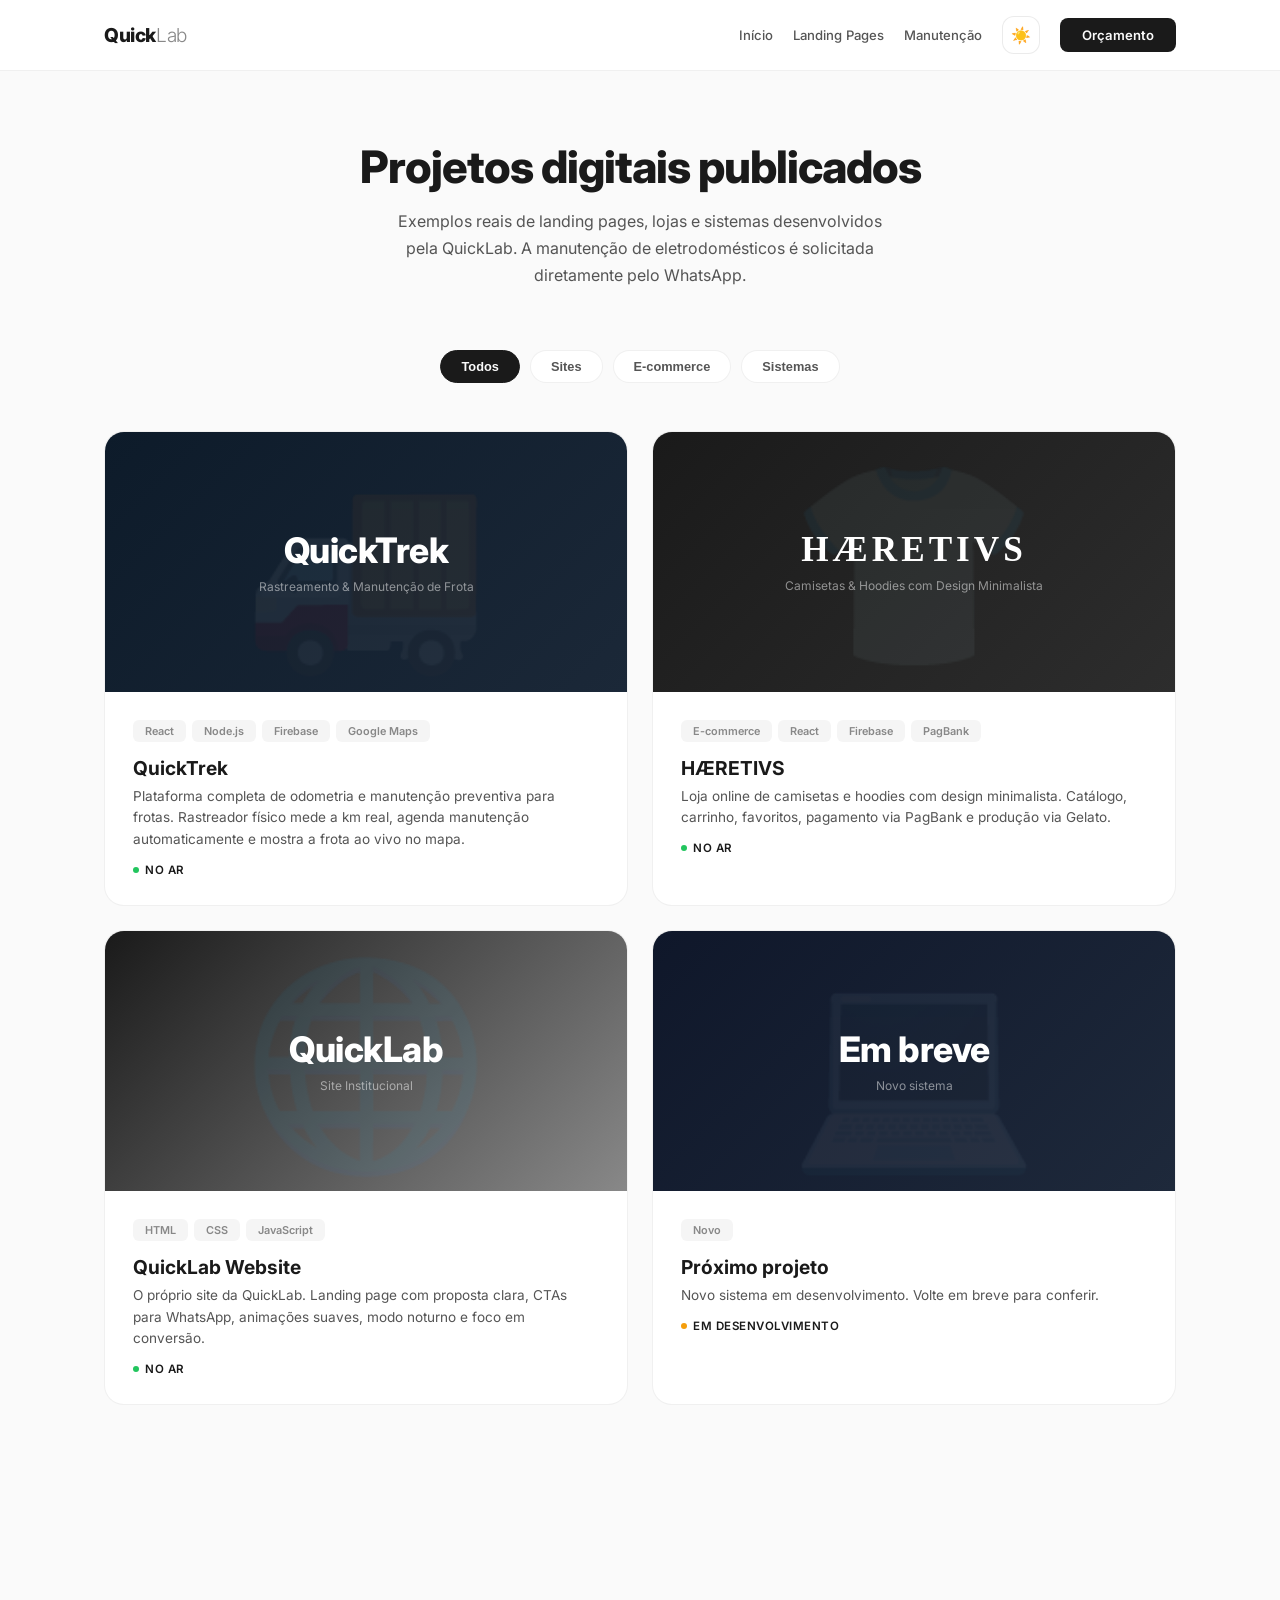
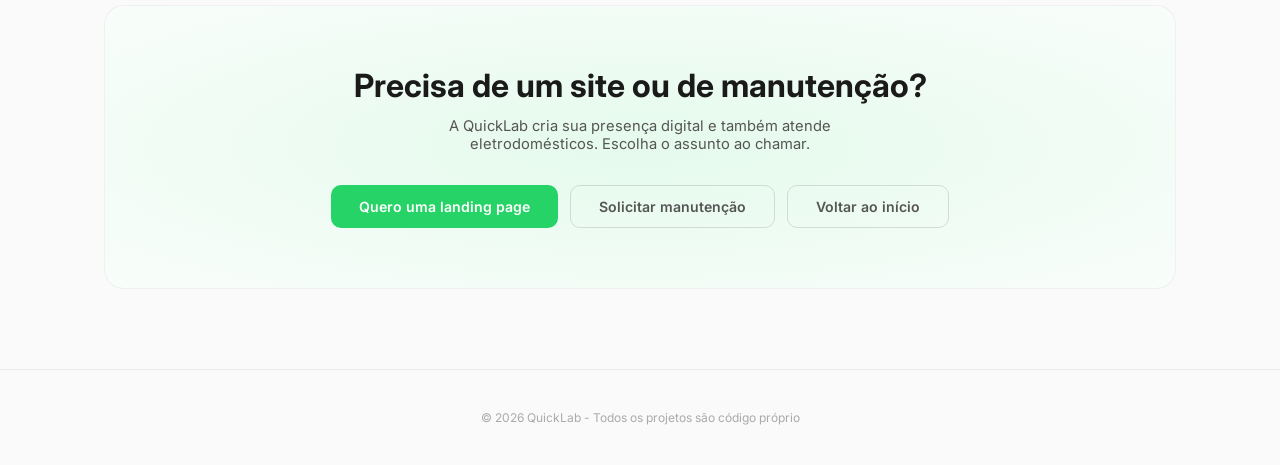
<file: projetos.html>
<!DOCTYPE html>
<html lang="pt-BR">
<head>
  <meta charset="UTF-8">
  <meta name="viewport" content="width=device-width, initial-scale=1.0">
  <title>Projetos Digitais - QuickLab</title>
  <meta name="description" content="Conheça landing pages, sites, e-commerces e sistemas desenvolvidos pela QuickLab.">
  <link rel="canonical" href="https://quicklab-77f90.web.app/projetos.html">
  <meta property="og:type" content="website"><meta property="og:locale" content="pt_BR"><meta property="og:site_name" content="QuickLab"><meta property="og:title" content="Projetos Digitais - QuickLab"><meta property="og:description" content="Conheça landing pages, sites, lojas e sistemas desenvolvidos pela QuickLab."><meta property="og:url" content="https://quicklab-77f90.web.app/projetos.html"><meta property="og:image" content="https://quicklab-77f90.web.app/quicklab-capa-google-720x720.png">
  <link rel="icon" type="image/svg+xml" href="data:image/svg+xml,%3Csvg xmlns='http://www.w3.org/2000/svg' viewBox='0 0 100 100'%3E%3Crect width='100' height='100' rx='20' fill='%23000'/%3E%3Cpath d='M30 30 L50 20 L70 30 L70 60 Q50 80 30 60 Z' fill='none' stroke='%23fff' stroke-width='5' stroke-linejoin='round'/%3E%3C/svg%3E">
  <link rel="preconnect" href="https://fonts.googleapis.com">
  <link rel="preconnect" href="https://fonts.gstatic.com" crossorigin>
  <link href="https://fonts.googleapis.com/css2?family=Inter:wght@300;400;500;600;700;800;900&display=swap" rel="stylesheet">
  <style>
    :root{
      --bg:#fafafa;--bg2:#fff;--bg3:#f5f5f5;--bg4:#f0f0f0;
      --text:#1a1a1a;--text2:#555;--text3:#888;--text4:#aaa;--text5:#ccc;
      --border:rgba(0,0,0,.06);--border2:rgba(0,0,0,.08);--border3:rgba(0,0,0,.12);
      --accent:#25D366;--accent2:#1ebe5d;--accent-glow:rgba(37,211,102,.3);--card-shadow2:rgba(0,0,0,.07);
    }
    .dark{
      --bg:#0a0a0a;--bg2:#111;--bg3:#141414;--bg4:#1a1a1a;
      --text:#e8e8e8;--text2:#999;--text3:#666;--text4:#555;--text5:#333;
      --border:rgba(255,255,255,.06);--border2:rgba(255,255,255,.08);--border3:rgba(255,255,255,.12);
      --accent:#25D366;--accent2:#1ebe5d;--accent-glow:rgba(37,211,102,.15);--card-shadow2:rgba(0,0,0,.28);
    }
    *{margin:0;padding:0;box-sizing:border-box;transition:background .5s,color .5s,border-color .5s,box-shadow .5s,transform .3s}
    html{scroll-behavior:smooth}
    body{font-family:'Inter',-apple-system,sans-serif;background:var(--bg);color:var(--text);overflow-x:hidden;-webkit-font-smoothing:antialiased;transition:background .6s,color .6s}
    ::selection{background:var(--text);color:var(--bg)}
    .container{max-width:1120px;margin:0 auto;padding:0 24px}

    @keyframes fadeUp{from{opacity:0;transform:translateY(24px)}to{opacity:1;transform:translateY(0)}}
    .reveal{opacity:0;transform:translateY(24px);transition:opacity .6s cubic-bezier(.16,1,.3,1),transform .6s cubic-bezier(.16,1,.3,1)}
    .reveal.visible{opacity:1;transform:translateY(0)}
    .reveal-d1{transition-delay:.08s}.reveal-d2{transition-delay:.16s}.reveal-d3{transition-delay:.24s}

    /* NAV */
    nav{position:fixed;top:0;left:0;right:0;z-index:100;padding:16px 0;transition:all .4s;background:var(--bg2);border-bottom:1px solid var(--border)}
    nav .container{display:flex;align-items:center;justify-content:space-between}
    nav .logo{font-size:1.2rem;font-weight:800;color:var(--text);text-decoration:none;letter-spacing:-.4px}
    nav .logo b{font-weight:300;color:var(--text3)}
    nav .links{display:flex;align-items:center;gap:20px}
    nav .links a{color:var(--text2);text-decoration:none;font-size:.82rem;font-weight:500;transition:color .3s}
    nav .links a:hover{color:var(--text)}
    nav .links .btn-nav{background:var(--text);color:var(--bg);padding:9px 22px;border-radius:8px;font-weight:600}

    .theme-toggle{width:38px;height:38px;border-radius:12px;border:1px solid var(--border2);background:var(--bg2);cursor:pointer;display:flex;align-items:center;justify-content:center;font-size:1rem}
    .theme-toggle:hover{transform:rotate(15deg) scale(1.1);border-color:var(--border3)}

    /* PAGE HERO */
    .page-hero{padding:140px 0 60px;text-align:center}
    .page-hero h1{font-size:2.8rem;font-weight:800;letter-spacing:-1px;margin-bottom:14px}
    .page-hero p{color:var(--text2);font-size:1rem;line-height:1.7;max-width:500px;margin:0 auto}

    /* FILTER */
    .filter-bar{display:flex;gap:10px;justify-content:center;margin-bottom:48px;flex-wrap:wrap}
    .filter-btn{padding:8px 20px;border-radius:100px;border:1px solid var(--border);background:var(--bg2);color:var(--text2);font-size:.8rem;font-weight:600;cursor:pointer;transition:all .3s}
    .filter-btn:hover,.filter-btn.active{background:var(--text);color:var(--bg);border-color:var(--text)}

    /* GRID */
    .projects-section{padding:0 0 120px}
    .proj-grid{display:grid;grid-template-columns:repeat(2,1fr);gap:24px}
    .proj-card{background:var(--bg2);border:1px solid var(--border);border-radius:20px;overflow:hidden;transition:all .4s cubic-bezier(.16,1,.3,1);text-decoration:none;color:inherit;display:block}
    .proj-card:hover{transform:translateY(-6px);box-shadow:0 28px 60px var(--card-shadow2);border-color:var(--border3)}
    .proj-card .thumb{height:260px;display:flex;align-items:center;justify-content:center;position:relative;overflow:hidden;flex-direction:column;gap:8px}
    .proj-card .thumb .bg-icon{position:absolute;inset:0;display:flex;align-items:center;justify-content:center;opacity:.06;font-size:200px;color:#fff;pointer-events:none}
    .proj-card .thumb .overlay{position:absolute;inset:0;background:rgba(0,0,0,.55);display:flex;align-items:center;justify-content:center;opacity:0;transition:opacity .4s}
    .proj-card:hover .thumb .overlay{opacity:1}
    .proj-card .thumb .overlay span{color:#fff;font-size:.85rem;font-weight:600;border:1px solid rgba(255,255,255,.3);padding:10px 24px;border-radius:10px;backdrop-filter:blur(4px)}
    .proj-card .thumb .mock-text{font-size:2.2rem;font-weight:800;color:#fff;letter-spacing:-.5px;position:relative;z-index:1}
    .proj-card .thumb .mock-sub{font-size:.75rem;color:rgba(255,255,255,.5);position:relative;z-index:1}
    .proj-card .info{padding:28px}
    .proj-card .info .tags{display:flex;gap:6px;margin-bottom:14px;flex-wrap:wrap}
    .proj-card .info .tags span{padding:4px 12px;border-radius:6px;font-size:.68rem;font-weight:600;background:var(--bg3);color:var(--text3)}
    .proj-card .info h3{font-size:1.2rem;font-weight:700;margin-bottom:6px}
    .proj-card .info p{color:var(--text2);font-size:.85rem;line-height:1.6}
    .proj-card .info .status{display:inline-flex;align-items:center;gap:6px;margin-top:12px;font-size:.72rem;font-weight:600;text-transform:uppercase;letter-spacing:.5px}
    .proj-card .info .status .dot{width:6px;height:6px;border-radius:50%}
    .proj-card .info .status .dot.live{background:#22c55e}
    .proj-card .info .status .dot.dev{background:#f59e0b}

    /* CTA */
    .cta-section{padding:80px 0;text-align:center}
    .cta-box{background:var(--bg2);border:1px solid var(--border);border-radius:20px;padding:60px 40px;position:relative;overflow:hidden}
    .cta-box::before{content:'';position:absolute;top:-60%;left:-60%;width:220%;height:220%;background:radial-gradient(ellipse,var(--accent-glow),transparent 60%);pointer-events:none;opacity:.4}
    .cta-box h2{font-size:2rem;margin-bottom:12px;position:relative}
    .cta-box p{color:var(--text2);font-size:.92rem;margin:0 auto 32px;max-width:400px;position:relative}
    .cta-box .btns{display:flex;gap:12px;justify-content:center;position:relative;flex-wrap:wrap}

    .btn{display:inline-flex;align-items:center;gap:8px;padding:12px 28px;border-radius:10px;font-weight:600;font-size:.88rem;text-decoration:none;border:none;cursor:pointer;transition:all .3s}
    .btn-wpp{background:var(--accent);color:#fff}
    .btn-wpp:hover{background:var(--accent2);transform:translateY(-2px);box-shadow:0 8px 24px var(--accent-glow)}
    .btn-ghost{background:transparent;color:var(--text2);border:1px solid var(--border3)}
    .btn-ghost:hover{border-color:var(--text);color:var(--text);transform:translateY(-2px)}

    footer{border-top:1px solid var(--border);padding:40px 0;text-align:center}
    footer p{font-size:.75rem;color:var(--text4)}

    @media(max-width:768px){.proj-grid{grid-template-columns:1fr}.page-hero h1{font-size:2rem}nav .links a:not(.btn-nav):not(.theme-toggle){display:none}}
  </style>
</head>
<body>

  <nav>
    <div class="container">
      <a href="index.html" class="logo">Quick<b>Lab</b></a>
      <div class="links">
        <a href="index.html">Início</a>
        <a href="landing-pages.html">Landing Pages</a>
        <a href="manutencao.html">Manutenção</a>
        <button class="theme-toggle" id="themeToggle" aria-label="Alternar tema">
          <span class="icon" id="themeIcon">☀️</span>
        </button>
        <a href="landing-pages.html#contato" class="btn-nav">Orçamento</a>
      </div>
    </div>
  </nav>

  <section class="page-hero">
    <div class="container">
      <h1 class="reveal">Projetos digitais publicados</h1>
      <p class="reveal reveal-d1">Exemplos reais de landing pages, lojas e sistemas desenvolvidos pela QuickLab. A manutenção de eletrodomésticos é solicitada diretamente pelo WhatsApp.</p>
    </div>
  </section>

  <section class="projects-section">
    <div class="container">
      <div class="filter-bar reveal">
        <button class="filter-btn active" onclick="filterProjects('all',this)">Todos</button>
        <button class="filter-btn" onclick="filterProjects('web',this)">Sites</button>
        <button class="filter-btn" onclick="filterProjects('ecommerce',this)">E-commerce</button>
        <button class="filter-btn" onclick="filterProjects('sistema',this)">Sistemas</button>
      </div>

      <div class="proj-grid">

        <a href="https://quicktrek-5a770.web.app/" target="_blank" rel="noopener" class="proj-card reveal reveal-d1" data-cat="sistema">
          <div class="thumb" style="background:linear-gradient(135deg,#0d1b2a,#1b2838)">
            <div class="bg-icon">&#128666;</div>
            <div class="mock-text">QuickTrek</div>
            <div class="mock-sub">Rastreamento & Manutenção de Frota</div>
            <div class="overlay"><span>Acessar site</span></div>
          </div>
          <div class="info">
            <div class="tags"><span>React</span><span>Node.js</span><span>Firebase</span><span>Google Maps</span></div>
            <h3>QuickTrek</h3>
            <p>Plataforma completa de odometria e manutenção preventiva para frotas. Rastreador físico mede a km real, agenda manutenção automaticamente e mostra a frota ao vivo no mapa.</p>
            <div class="status"><span class="dot live"></span> No ar</div>
          </div>
        </a>

        <a href="https://haereticus-ac69b.web.app/" target="_blank" rel="noopener" class="proj-card reveal reveal-d2" data-cat="ecommerce">
          <div class="thumb" style="background:linear-gradient(135deg,#1a1a1a,#2d2d2d)">
            <div class="bg-icon">&#128085;</div>
            <div class="mock-text" style="font-family:serif;letter-spacing:4px">HÆRETIVS</div>
            <div class="mock-sub">Camisetas & Hoodies com Design Minimalista</div>
            <div class="overlay"><span>Acessar site</span></div>
          </div>
          <div class="info">
            <div class="tags"><span>E-commerce</span><span>React</span><span>Firebase</span><span>PagBank</span></div>
            <h3>HÆRETIVS</h3>
            <p>Loja online de camisetas e hoodies com design minimalista. Catálogo, carrinho, favoritos, pagamento via PagBank e produção via Gelato.</p>
            <div class="status"><span class="dot live"></span> No ar</div>
          </div>
        </a>

        <a href="landing-pages.html" class="proj-card reveal reveal-d1" data-cat="web">
          <div class="thumb" style="background:linear-gradient(135deg,var(--text),var(--text3))">
            <div class="bg-icon">&#127760;</div>
            <div class="mock-text">QuickLab</div>
            <div class="mock-sub">Site Institucional</div>
            <div class="overlay"><span>Acessar site</span></div>
          </div>
          <div class="info">
            <div class="tags"><span>HTML</span><span>CSS</span><span>JavaScript</span></div>
            <h3>QuickLab Website</h3>
            <p>O próprio site da QuickLab. Landing page com proposta clara, CTAs para WhatsApp, animações suaves, modo noturno e foco em conversão.</p>
            <div class="status"><span class="dot live"></span> No ar</div>
          </div>
        </a>

        <div class="proj-card reveal reveal-d2" data-cat="sistema">
          <div class="thumb" style="background:linear-gradient(135deg,#0f172a,#1e293b)">
            <div class="bg-icon">&#128187;</div>
            <div class="mock-text">Em breve</div>
            <div class="mock-sub">Novo sistema</div>
            <div class="overlay"><span>Em breve</span></div>
          </div>
          <div class="info">
            <div class="tags"><span>Novo</span></div>
            <h3>Próximo projeto</h3>
            <p>Novo sistema em desenvolvimento. Volte em breve para conferir.</p>
            <div class="status"><span class="dot dev"></span> Em desenvolvimento</div>
          </div>
        </div>

      </div>
    </div>
  </section>

  <section class="cta-section">
    <div class="container">
      <div class="cta-box reveal">
        <h2>Precisa de um site ou de manutenção?</h2>
        <p>A QuickLab cria sua presença digital e também atende eletrodomésticos. Escolha o assunto ao chamar.</p>
        <div class="btns">
          <a href="https://wa.me/5541999087024?text=Oi%2C%20quero%20uma%20landing%20page" target="_blank" rel="noopener" class="btn btn-wpp">Quero uma landing page</a>
          <a href="https://wa.me/5541999087024?text=Oi%2C%20preciso%20de%20manutencao%20em%20um%20eletrodomestico" target="_blank" rel="noopener" class="btn btn-ghost">Solicitar manutenção</a>
          <a href="index.html" class="btn btn-ghost">Voltar ao início</a>
        </div>
      </div>
    </div>
  </section>

  <footer>
    <div class="container">
      <p>&copy; 2026 QuickLab - Todos os projetos são código próprio</p>
    </div>
  </footer>

  <script>
    const observer = new IntersectionObserver(entries => {
      entries.forEach(e => { if (e.isIntersecting) e.target.classList.add('visible') })
    }, { threshold: .08 })
    document.querySelectorAll('.reveal').forEach(el => observer.observe(el))

    const toggle = document.getElementById('themeToggle')
    const icon = document.getElementById('themeIcon')
    const saved = localStorage.getItem('theme')
    if (saved === 'dark') { document.body.classList.add('dark'); icon.textContent = '🌙' }
    toggle.addEventListener('click', () => {
      document.body.classList.toggle('dark')
      const isDark = document.body.classList.contains('dark')
      icon.textContent = isDark ? '🌙' : '☀️'
      localStorage.setItem('theme', isDark ? 'dark' : 'light')
      icon.style.transform = 'rotate(360deg) scale(0)'
      setTimeout(() => { icon.style.transform = 'rotate(0) scale(1)' }, 300)
    })

    function filterProjects(cat, btn) {
      document.querySelectorAll('.filter-btn').forEach(b => b.classList.remove('active'))
      btn.classList.add('active')
      document.querySelectorAll('.proj-card').forEach(card => {
        if (cat === 'all' || card.dataset.cat === cat) {
          card.style.display = 'block'
          card.style.opacity = '0'
          card.style.transform = 'translateY(20px)'
          setTimeout(() => { card.style.opacity = '1'; card.style.transform = 'translateY(0)' }, 50)
        } else {
          card.style.display = 'none'
        }
      })
    }
  </script>

</body>
</html>
</file>
<file: servico-local.css>
:root{--bg:#f6f8f3;--card:#fffef9;--ink:#07140d;--text:#101913;--muted:#5e6b61;--line:rgba(16,25,19,.11);--green:#25d366;--lime:#c8ff64}*{box-sizing:border-box;margin:0;padding:0}html{scroll-behavior:smooth}body{font-family:Inter,Arial,sans-serif;color:var(--text);background:linear-gradient(180deg,#f3f8ef,#fffef9);line-height:1.65;-webkit-font-smoothing:antialiased}a{color:inherit}.container{max-width:1080px;margin:auto;padding:0 24px}nav{position:sticky;top:0;z-index:10;background:rgba(246,248,243,.94);backdrop-filter:blur(18px);border-bottom:1px solid var(--line)}nav .container{min-height:72px;display:flex;align-items:center;justify-content:space-between;gap:20px}.logo{display:flex;align-items:center;gap:9px;text-decoration:none;font-weight:900;font-size:1.1rem}.logo b{font-weight:400;color:var(--muted)}.mark{width:34px;height:34px;border-radius:11px;background:var(--ink);display:grid;place-items:center}.mark:after{content:'';width:12px;height:12px;border:2px solid var(--green);border-radius:4px;transform:rotate(45deg)}.navlinks{display:flex;align-items:center;gap:18px}.navlinks a{text-decoration:none;font-size:.82rem;font-weight:800}.navlinks .cta{padding:10px 15px;border-radius:11px;background:var(--ink);color:#fff}.breadcrumbs{padding-top:34px;color:var(--muted);font-size:.76rem}.breadcrumbs a{font-weight:750}.hero{padding:58px 0 76px}.hero-grid{display:grid;grid-template-columns:1.18fr .82fr;gap:48px;align-items:center}.eyebrow{color:#119b45;font-size:.73rem;font-weight:900;letter-spacing:1.4px;text-transform:uppercase;margin-bottom:14px}.hero h1{font-size:clamp(2.65rem,5.8vw,4.8rem);line-height:.98;letter-spacing:-3px;margin-bottom:22px}.hero h1 span{color:#20bf59}.hero p{color:var(--muted);font-size:1rem;max-width:650px}.actions{display:flex;gap:11px;flex-wrap:wrap;margin-top:27px}.btn{display:inline-flex;justify-content:center;align-items:center;text-decoration:none;font-weight:900;font-size:.86rem;padding:13px 19px;border-radius:13px}.btn.primary{background:var(--green);color:var(--ink)}.btn.secondary{background:#fff;border:1px solid var(--line)}.quick-card{padding:29px;border-radius:26px;background:var(--ink);color:#fff;box-shadow:0 24px 60px rgba(7,20,13,.18)}.quick-card small{color:var(--lime);font-weight:900;text-transform:uppercase;letter-spacing:1px}.quick-card h2{font-size:1.45rem;line-height:1.15;margin:10px 0 18px}.quick-card ul{display:grid;gap:11px}.quick-card li{list-style:none;color:rgba(255,255,255,.72);font-size:.84rem}.quick-card li:before{content:'✓';color:var(--green);font-weight:900;margin-right:9px}section{padding:76px 0}.section-head{max-width:720px;margin-bottom:30px}.section-head small{color:#119b45;text-transform:uppercase;letter-spacing:1.3px;font-weight:900}.section-head h2{font-size:clamp(1.9rem,4vw,2.8rem);line-height:1.08;letter-spacing:-1.5px;margin:10px 0}.section-head p{color:var(--muted)}.grid3{display:grid;grid-template-columns:repeat(3,1fr);gap:15px}.card{padding:25px;border:1px solid var(--line);border-radius:21px;background:var(--card)}.card b{display:block;margin-bottom:7px}.card p{font-size:.84rem;color:var(--muted)}.dark{background:var(--ink);color:#fff}.dark .section-head p{color:rgba(255,255,255,.68)}.steps{display:grid;grid-template-columns:repeat(4,1fr);gap:13px}.step{padding:22px;border-radius:18px;background:rgba(255,255,255,.06);border:1px solid rgba(255,255,255,.1)}.step i{display:grid;place-items:center;width:38px;height:38px;border-radius:12px;background:var(--lime);color:var(--ink);font-style:normal;font-weight:900;margin-bottom:14px}.step p{font-size:.81rem;color:rgba(255,255,255,.65)}.content{display:grid;grid-template-columns:1fr .8fr;gap:38px}.content p{color:var(--muted);margin-bottom:16px}.content ul{display:grid;gap:9px;margin:18px 0 0 20px;color:var(--muted)}.aside{padding:26px;border-radius:22px;background:#edf5e9;border:1px solid var(--line);align-self:start}.aside h3{margin-bottom:10px}.aside p{font-size:.84rem}.areas{display:flex;gap:9px;flex-wrap:wrap;margin-top:18px}.areas span{padding:8px 12px;border-radius:999px;background:#fff;border:1px solid var(--line);font-size:.78rem;font-weight:800}.faq{display:grid;gap:10px}details{background:var(--card);border:1px solid var(--line);border-radius:16px;padding:18px 20px}summary{font-weight:850;cursor:pointer}details p{font-size:.84rem;color:var(--muted);margin-top:9px}.final{padding:26px 0 76px}.final-box{text-align:center;padding:52px 26px;border-radius:28px;background:linear-gradient(135deg,var(--ink),#174b29);color:#fff}.final-box p{color:rgba(255,255,255,.68);max-width:620px;margin:13px auto 22px}footer{border-top:1px solid var(--line);padding:30px 0;color:var(--muted);font-size:.77rem}footer .container{display:flex;justify-content:space-between;gap:18px;flex-wrap:wrap}footer a{font-weight:750}.float{position:fixed;right:17px;bottom:17px;width:54px;height:54px;display:grid;place-items:center;border-radius:50%;background:var(--green);font-weight:950;text-decoration:none;box-shadow:0 12px 30px rgba(37,211,102,.35)}@media(max-width:820px){.hero-grid,.content{grid-template-columns:1fr}.grid3{grid-template-columns:1fr 1fr}.steps{grid-template-columns:1fr 1fr}}@media(max-width:590px){.container{padding:0 18px}.navlinks a:not(.cta){display:none}.hero{padding:43px 0 58px}.hero h1{font-size:clamp(2.15rem,10vw,3rem);letter-spacing:-2px}.grid3,.steps{grid-template-columns:1fr}section{padding:58px 0}.quick-card{padding:24px}.float{right:13px;bottom:13px}}
</file>
